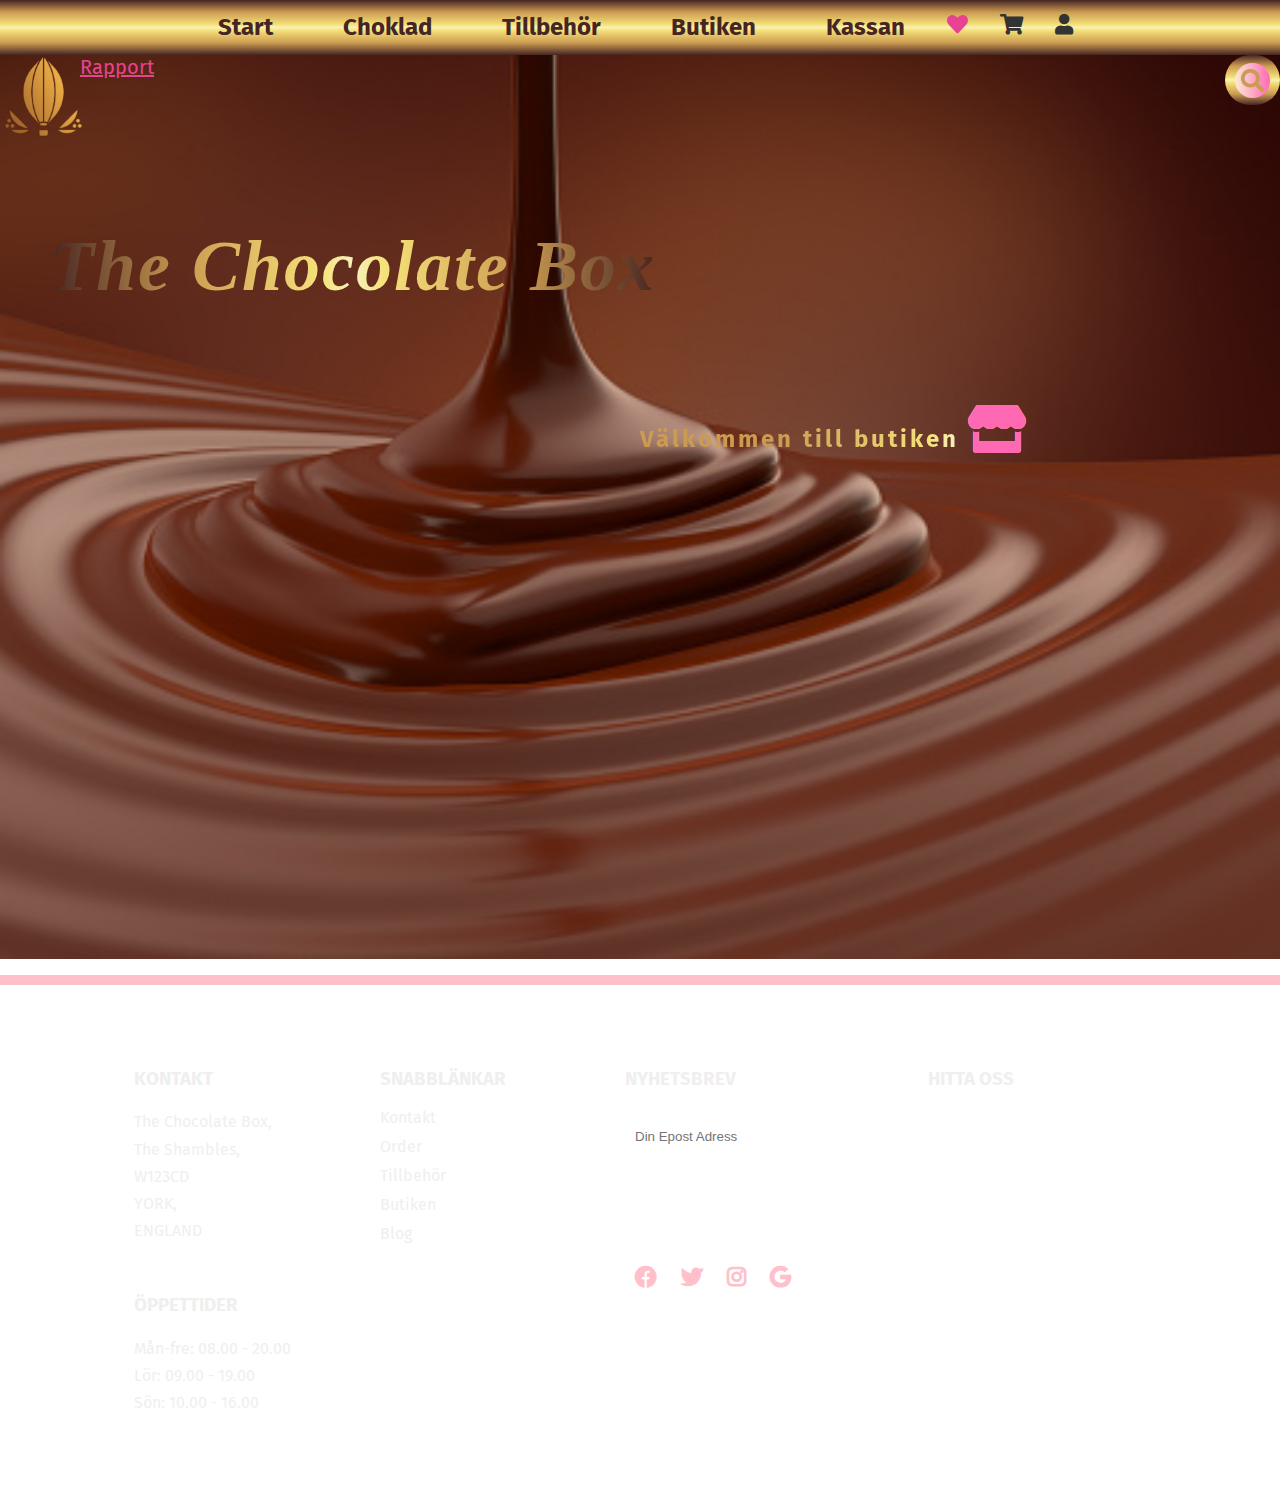
<file: index.html>
<!DOCTYPE html>
<html lang="sv">

<head>
    <meta charset="UTF-8">
    <meta name="viewport" content="width=device-width, initial-scale=1.0">
    <title>The Cocolate Box</title>
    <link rel="stylesheet" href="https://cdnjs.cloudflare.com/ajax/libs/font-awesome/5.15.3/css/all.min.css">
    <link href="https://fonts.googleapis.com/css2?family=Fira+Sans:wght@400&display=swap" rel="stylesheet">
    <link rel="stylesheet" type="text/css" href="style.css">

</head>

<body>
    <header id="header">
        <img id="logo" src="/imgTest/cocoBeanTr.png" alt="Coco Bean logo">

        <div id="Rubrik">
            <span>The Chocolate Box</span>
        </div>
        <div class="search-box">
            <input class="search-txt" type="text" placeholder="Sök här">
            <a class="search-btn" href="https://www.google.com/search">
                <i class="fas fa-search"></i>
            </a>
            
        </div>
        <a id ="rapport" href="rapport.html">Rapport</a>
        <!--Eftersom wbbsidan måste vara publicerad för att använda Googles index search så länkar
            jag till sidan så att det ändå går att söka-->
    </header>

    <nav class="navbar">
        <ul>
            <li><a href="index.html">Start</a></li>
            <li><a href="chocolates.html">Choklad</a>
                <ul class="dropdown">
                    <li><a href="bonbons.html">Praliner</a></li>
                </ul>
            </li>
            <li><a href="other.html">Tillbehör</a>
                <ul class="dropdown">
                    <li><a href="other.html#startBrun">Baschoklad</a></li>
                    <li><a href="other.html#melting">Utrustning</a></li>
                    <li><a href="other.html#clips">YT-clips</a></li>
                </ul>
            </li>
            <li><a href="aboutShop.html" class="dropbtn">Butiken</a>
                <ul class="dropdown">
                    <li><a href="contact.html">Kontakt</a></li>
                </ul>
            </li>
            <li><a href="order.html">Kassan</a>
                <ul class="dropdown">
                    <li><a href="terms.html">Villkor</a></li>
                </ul>
            </li>
        </ul>

        <div class="icons">
            <a href="#" class="fas fa-heart"></a>
            <a href="order.html" class="fas fa-shopping-cart"></a>
            <a href="contact.html" class="fas fa-user"></a>
        </div>
    </nav>

    <main id="main">
    </main>

    <aside id="aside">
        <div id="rubrik2">
            <h2>Välkommen till butiken
                <a href="chocolates.html" class="fa-2x fas fa-store"></a>
            </h2>
        </div>

    </aside>


    <footer id="footer">

        <div class="container-footer">
            <div class="col-3">
                <h3>KONTAKT</h3>
                <ul class="adr">
                    <li>
                        <span>The Chocolate Box,<br>
                            The Shambles, <br>
                            W123CD<br>
                            YORK,<br>
                            ENGLAND
                        </span>
                    </li>
                </ul>

                <h3 id="time">ÖPPETTIDER</h3>
                <ul id="open">
                    <li>Mån-fre: 08.00 - 20.00</li>
                    <li>Lör: 09.00 - 19.00</li>
                    <li>Sön: 10.00 - 16.00</li>
                </ul>
            </div>
        </div>


        <div class="container-footer">
            <div class="col-1">
                <h3>SNABBLÄNKAR</h3>
                <a href="contact.html">Kontakt</a>
                <a href="#">Order</a>
                <a href="#">Tillbehör</a>
                <a href="#">Butiken</a>
                <a href="#">Blog</a>
            </div>
        </div>

        <div class="container-footer">
            <div class="col-2">
                <h3>NYHETSBREV</h3>
                <form class="footer-mail">
                    <input type="email" placeholder="Din Epost Adress" required><br>
                    <button class="foot-btn" type="submit">Prenumerera Nu</button>
                </form>

                <div class="social-icons-footer">
                    <i class="fab fa-facebook"></i>
                    <i class="fab fa-twitter"></i>
                    <i class="fab fa-instagram"></i>
                    <i class="fab fa-google"></i>
                </div>
            </div>
        </div>



        <div class="container-footer">
            <div class="col-4">
                <h3>HITTA OSS</h3>
                <div class="map1">
                    <iframe src="https://www.google.com/maps/embed?pb=!4v1667594417583!6m8!1m7!1souaop5NrAioAPcZd9mfuRw!2m2!1d53.95965010526269!2d-1.080209805556622!3f141.69181824272496!4f-1.664995586398419!5f0.7820865974627469" width="600" height="450" style="border:0;" allowfullscreen="" loading="lazy" referrerpolicy="no-referrer-when-downgrade"></iframe>
                </div>
                <div class="map2">
                    <iframe src="https://www.google.com/maps/embed?pb=!1m18!1m12!1m3!1d2347.4289955464387!2d-1.0822477841559415!3d53.95964928011217!2m3!1f0!2f0!3f0!3m2!1i1024!2i768!4f13.1!3m3!1m2!1s0x487931af5b058303%3A0xef331bbaef590b36!2s7%20Shambles%2C%20York%20YO1%207LZ%2C%20Storbritannien!5e0!3m2!1ssv!2sse!4v1667593359056!5m2!1ssv!2sse" width="600" height="450" style="border:0;" allowfullscreen="" loading="lazy" referrerpolicy="no-referrer-when-downgrade"></iframe>
                </div>
            </div>
        </div>
    </footer>

</body>

</html>
</file>
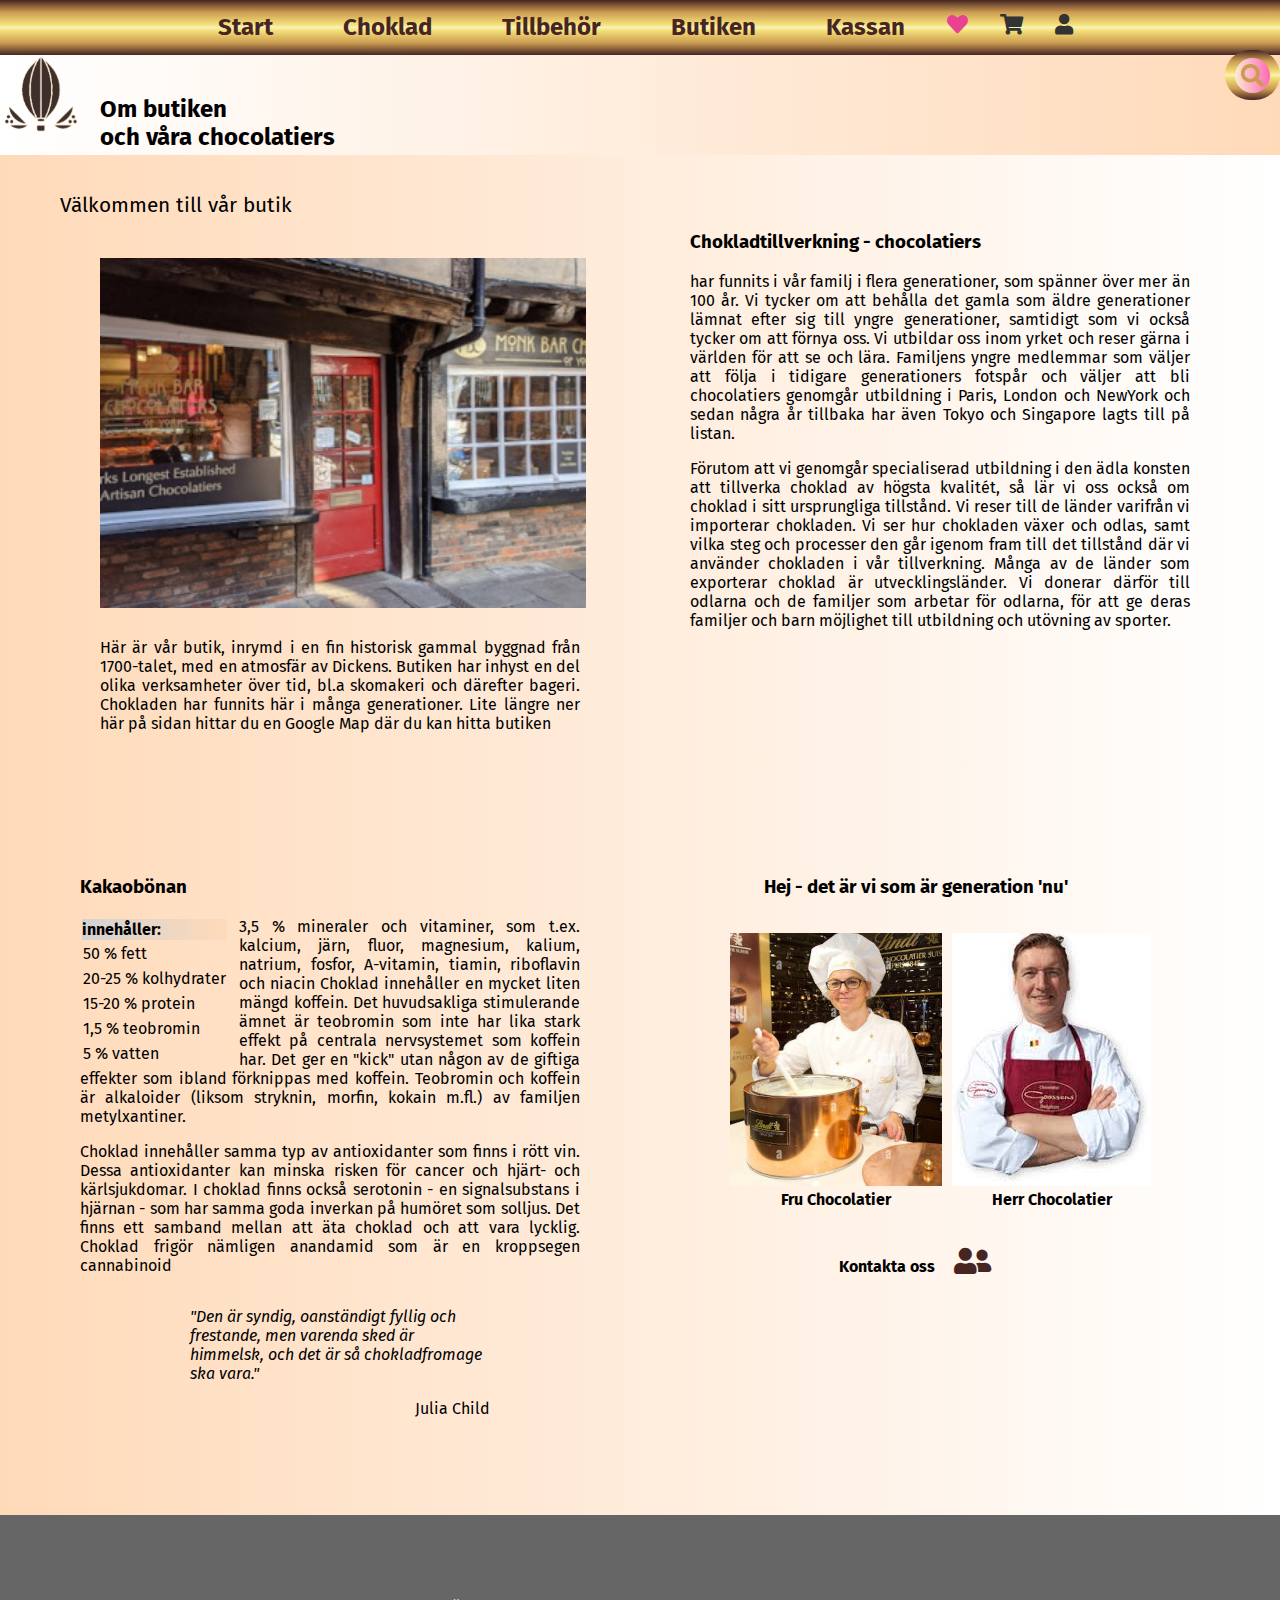
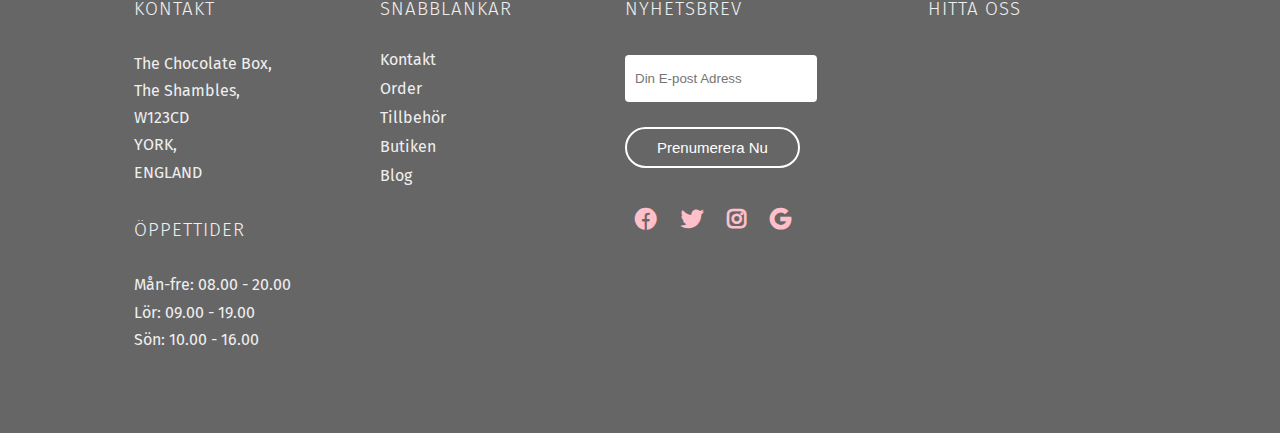
<file: aboutShop.html>
<!DOCTYPE html>
<html lang="sv">

<head>
    <meta charset="UTF-8">
    <meta name="viewport" content="width=device-width, initial-scale=1.0">
    <title>Om oss</title>
    <link rel="stylesheet" href="aboutShop.css">
    <link rel="stylesheet" href="https://cdnjs.cloudflare.com/ajax/libs/font-awesome/5.15.3/css/all.min.css">
    <link href="https://fonts.googleapis.com/css2?family=Fira+Sans:wght@400&display=swap" rel="stylesheet">
</head>

<body>

    <!--  navigation bar section starts here -->
    <nav class="navbar">
        <ul>
            <li><a href="index.html">Start</a></li>
            <li><a href="chocolates.html">Choklad</a>
                <ul class="dropdown">
                    <li><a href="bonbons.html">Praliner</a></li>
                </ul>
            </li>
            <li><a href="other.html#startBrun">Tillbehör</a>
                <ul class="dropdown">
                    <li><a href="other.html#melting">Baschoklad</a></li>
                    <li><a href="other.html#clips">Utrustning</a></li>
                    <li><a href="other.html#clips">YT-clips</a></li>
                </ul>
            </li>
            <li><a href="aboutShop.html">Butiken</a>
                <ul class="dropdown">
                    <li><a href="contact.html">Kontakt</a></li>
                </ul>
            </li>
            <li><a href="order.html">Kassan</a>
                <ul class="dropdown">
                    <li><a href="terms.html">Villkor</a></li>
                </ul>
            </li>
        </ul>

        <div class="icons">
            <a href="#" class="fas fa-heart"></a>
            <a href="order.html" class="fas fa-shopping-cart"></a>
            <a href="contact.html" class="fas fa-user"></a>
        </div>
    </nav>

    <!--  navigation bar section  ends  here  -->

    <header class="header" id="header">
        <img id="logo3" src="/imgTest/cocoBeanBr.png" alt="Coco Bean logo">
        <div id="headText">
            <h2>Om butiken<br> och våra chocolatiers</h2><br>
        </div>
        <div class="search-box">
            <input class="search-txt" type="text" placeholder="Sök här">
            <a class="search-btn" href="https://www.google.com/search">
                <i class="fas fa-search"></i>
            </a>
        </div>
    </header>

    <!--  header section ends here -->

    <main>

        <div class="container">
            <div id="shop">
                <span id="welcome">Välkommen till vår butik</span>
                <img id="shopExt" src="/images/ChocShop2.jpg" alt="chocolate shop">
                <div id="shopText">
                    <p>Här är vår butik, inrymd i en fin historisk gammal byggnad från 1700-talet, med en atmosfär av Dickens. Butiken har inhyst en del olika verksamheter över tid, bl.a skomakeri och därefter bageri. Chokladen har funnits här i många generationer. Lite längre ner här på sidan hittar du en Google Map där du kan hitta butiken</p>
                </div>

            </div>
        </div>

        <div class="container">
            <div class="info">
                <div id="chocText">

                    <h3>Chokladtillverkning - chocolatiers</h3>
                    <p>har funnits i vår familj i flera generationer, som spänner över mer än 100 år. Vi tycker om att behålla det gamla som äldre generationer lämnat efter sig till yngre generationer, samtidigt som vi också tycker om att förnya oss. Vi utbildar oss inom yrket och reser gärna i världen för att se och lära. Familjens yngre medlemmar som väljer att följa i tidigare generationers fotspår och väljer att bli chocolatiers genomgår utbildning i Paris, London och NewYork och sedan några år tillbaka har även Tokyo och Singapore lagts till på listan.
                    </p>
                    <p>
                        Förutom att vi genomgår specialiserad utbildning i den ädla konsten att tillverka choklad av högsta kvalitét, så lär vi oss också om choklad i sitt ursprungliga tillstånd. Vi reser till de länder varifrån vi importerar chokladen. Vi ser hur chokladen växer och odlas, samt vilka steg och processer den går igenom fram till det tillstånd där vi använder chokladen i vår tillverkning. Många av de länder som exporterar choklad är utvecklingsländer. Vi donerar därför till odlarna och de familjer som arbetar för odlarna, för att ge deras familjer och barn möjlighet till utbildning och utövning av sporter.
                    </p>
                </div>
            </div>
        </div>

        <div class="container">
            <div class="info">
                <div id="omChoc">
                    <h3>Kakaobönan</h3>
                    <table>
                        <tr>
                            <th>innehåller:</th>
                        </tr>

                        <tr>
                            <td>50 % fett</td>
                        </tr>
                        <tr>
                            <td>20-25 % kolhydrater</td>
                        </tr>
                        <tr>
                            <td>15-20 % protein</td>
                        </tr>
                        <tr>
                            <td>1,5 % teobromin</td>
                        </tr>
                        <tr>
                            <td>5 % vatten</td>
                        </tr>
                    </table>
                    <p>
                        3,5 % mineraler och vitaminer, som t.ex. kalcium, järn, fluor, magnesium, kalium, natrium, fosfor, A-vitamin, tiamin, riboflavin och niacin
                        Choklad innehåller en mycket liten mängd koffein. Det huvudsakliga stimulerande ämnet är teobromin som inte har lika stark effekt på centrala nervsystemet som koffein har. Det ger en "kick" utan någon av de giftiga effekter som ibland förknippas med koffein. Teobromin och koffein är alkaloider (liksom stryknin, morfin, kokain m.fl.) av familjen metylxantiner.</p>
                    <p>Choklad innehåller samma typ av antioxidanter som finns i rött vin. Dessa antioxidanter kan minska risken för cancer och hjärt- och kärlsjukdomar. I choklad finns också serotonin - en signalsubstans i hjärnan - som har samma goda inverkan på humöret som solljus. Det finns ett samband mellan att äta choklad och att vara lycklig. Choklad frigör nämligen anandamid som är en kroppsegen cannabinoid</p>
                </div>
                <div id="julia">
                    <p><cite>"Den är syndig, oanständigt fyllig och frestande, men varenda sked är himmelsk, och det är så chokladfromage ska vara."</cite></p>
                    <div id="JC">Julia Child</div>
                </div>
            </div>
        </div>

        <div class="container">
            <div class="info">

                <div id="us">
                    <h3>Hej - det är vi som är generation 'nu'</h3>
                    <div id="imgs">
                        <figure id="Mrs">
                            <img id="ladyChoc" src="/images/ladyChoc.jpg" alt="ladyChoc">
                            <figcaption id="mrsText">Fru Chocolatier</figcaption>
                        </figure>

                        <figure id="Mr">
                            <img id="mrChoc" src="/images/mrChoc.jpg" alt="mrChoc">
                            <figcaption id="mrText">Herr Chocolatier</figcaption>
                        </figure>

                    </div>
                    <div class="contact-us">
                        <h4>Kontakta oss
                            <a href="contact.html"><i class="fas fa-user-friends"></i></a>
                        </h4>
                    </div>

                </div>
            </div>
        </div>
    </main>

    <footer class="footer">

        <div class="container-footer">
            <div class="col-3">
                <h3>KONTAKT</h3>
                <ul class="adr">
                    <li>
                        <span>The Chocolate Box,<br>
                            The Shambles, <br>
                            W123CD<br>
                            YORK,<br>
                            ENGLAND
                        </span>
                    </li>
                </ul>

                <h3 id="time">ÖPPETTIDER</h3>
                <ul id="open">
                    <li>Mån-fre: 08.00 - 20.00</li>
                    <li>Lör: 09.00 - 19.00</li>
                    <li>Sön: 10.00 - 16.00</li>
                </ul>
            </div>
        </div>


        <div class="container-footer">
            <div class="col-1">
                <h3>SNABBLÄNKAR</h3>
                <a href="contact.html">Kontakt</a>
                <a href="order.html">Order</a>
                <a href="other.html">Tillbehör</a>
                <a href="aboutShop.html">Butiken</a>
                <a href="#">Blog</a>
            </div>
        </div>

        <div class="container-footer">
            <div class="col-2">
                <h3>NYHETSBREV</h3>
                <form class="footer-mail">
                    <input id="epost" type="email" placeholder="Din E-post Adress" required><br>
                    <button class="foot-btn" type="submit">Prenumerera Nu</button>
                </form>

                <div class="social-icons-footer">
                    <i class="fab fa-facebook"></i>
                    <i class="fab fa-twitter"></i>
                    <i class="fab fa-instagram"></i>
                    <i class="fab fa-google"></i>
                </div>
            </div>
        </div>



        <div class="container-footer">
            <div class="col-4">
                <h3>HITTA OSS</h3>
                <div class="map1">
                    <iframe src="https://www.google.com/maps/embed?pb=!4v1667594417583!6m8!1m7!1souaop5NrAioAPcZd9mfuRw!2m2!1d53.95965010526269!2d-1.080209805556622!3f141.69181824272496!4f-1.664995586398419!5f0.7820865974627469" width="600" height="450" style="border:0;" allowfullscreen="" loading="lazy" referrerpolicy="no-referrer-when-downgrade"></iframe>
                </div>
                <div class="map2">
                    <iframe src="https://www.google.com/maps/embed?pb=!1m18!1m12!1m3!1d2347.4289955464387!2d-1.0822477841559415!3d53.95964928011217!2m3!1f0!2f0!3f0!3m2!1i1024!2i768!4f13.1!3m3!1m2!1s0x487931af5b058303%3A0xef331bbaef590b36!2s7%20Shambles%2C%20York%20YO1%207LZ%2C%20Storbritannien!5e0!3m2!1ssv!2sse!4v1667593359056!5m2!1ssv!2sse" width="600" height="450" style="border:0;" allowfullscreen="" loading="lazy" referrerpolicy="no-referrer-when-downgrade"></iframe>
                </div>
            </div>
        </div>
    </footer>

</body>

</html>
</file>
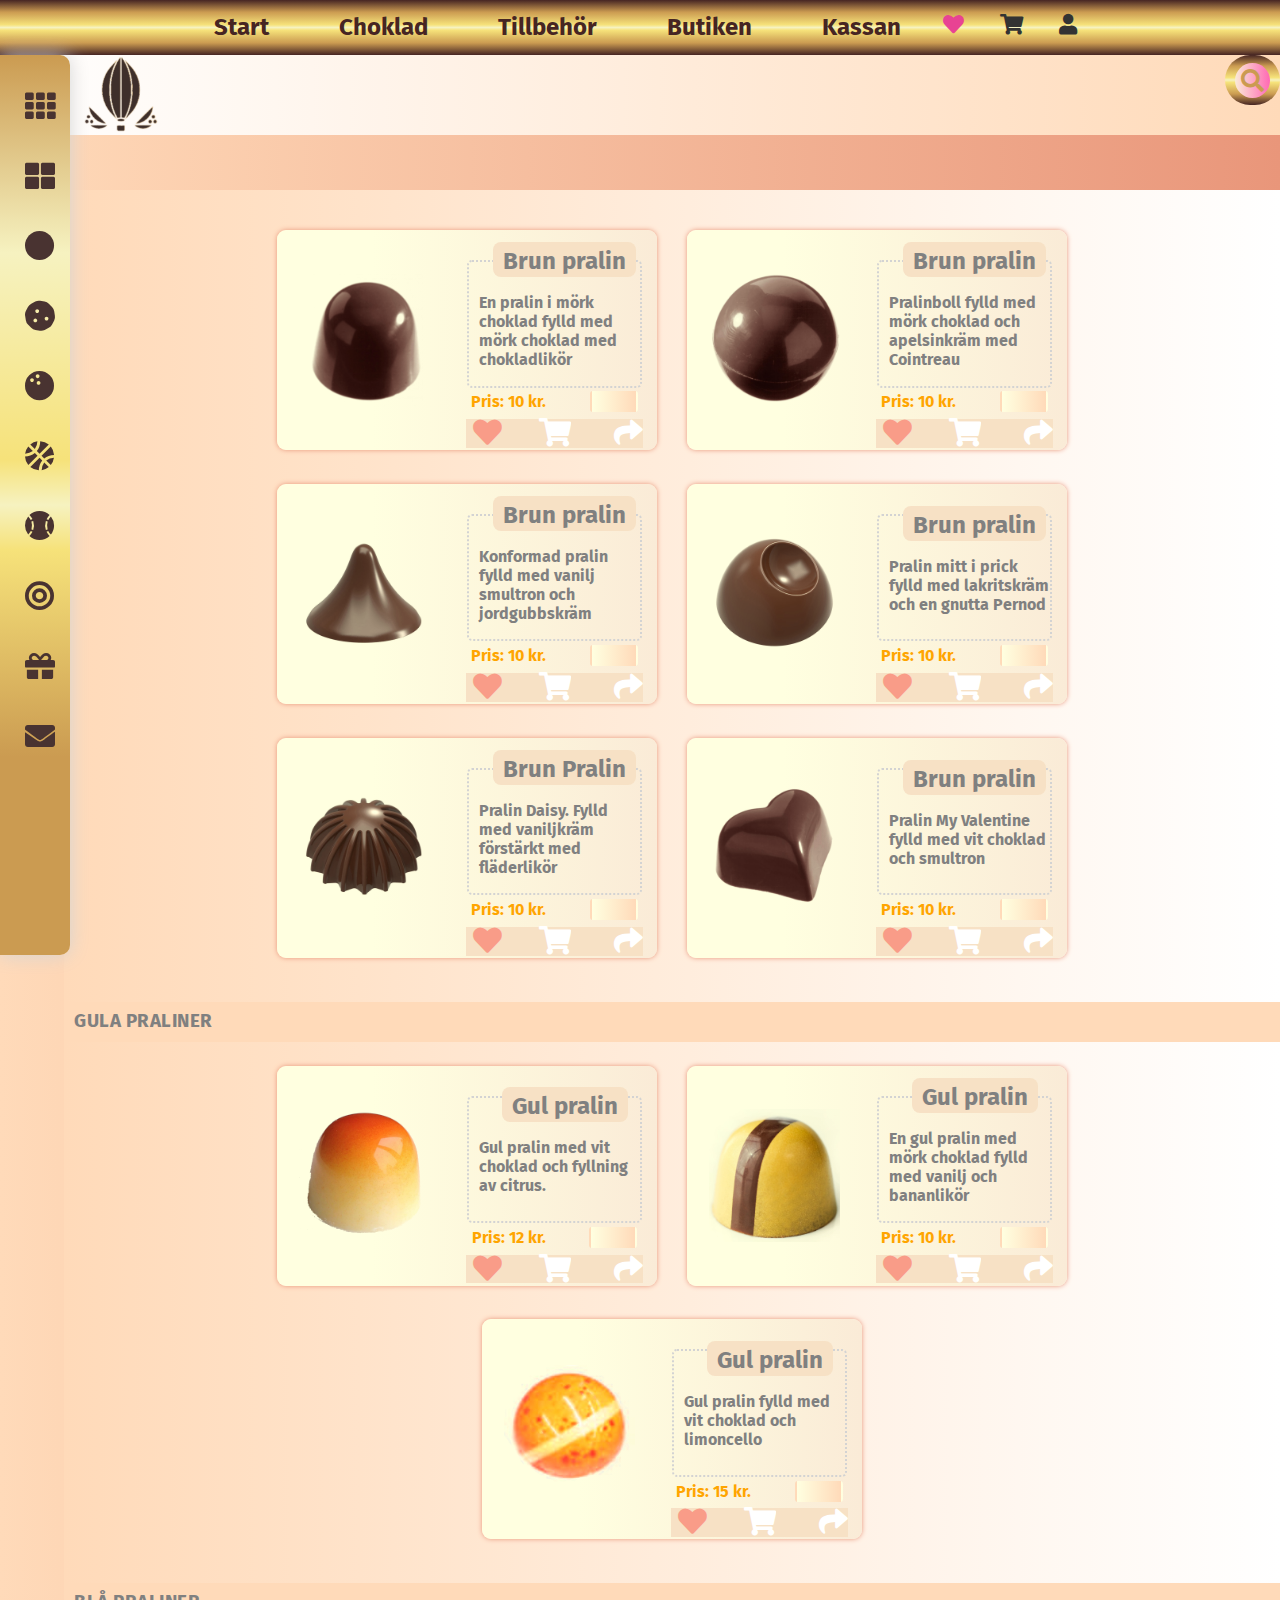
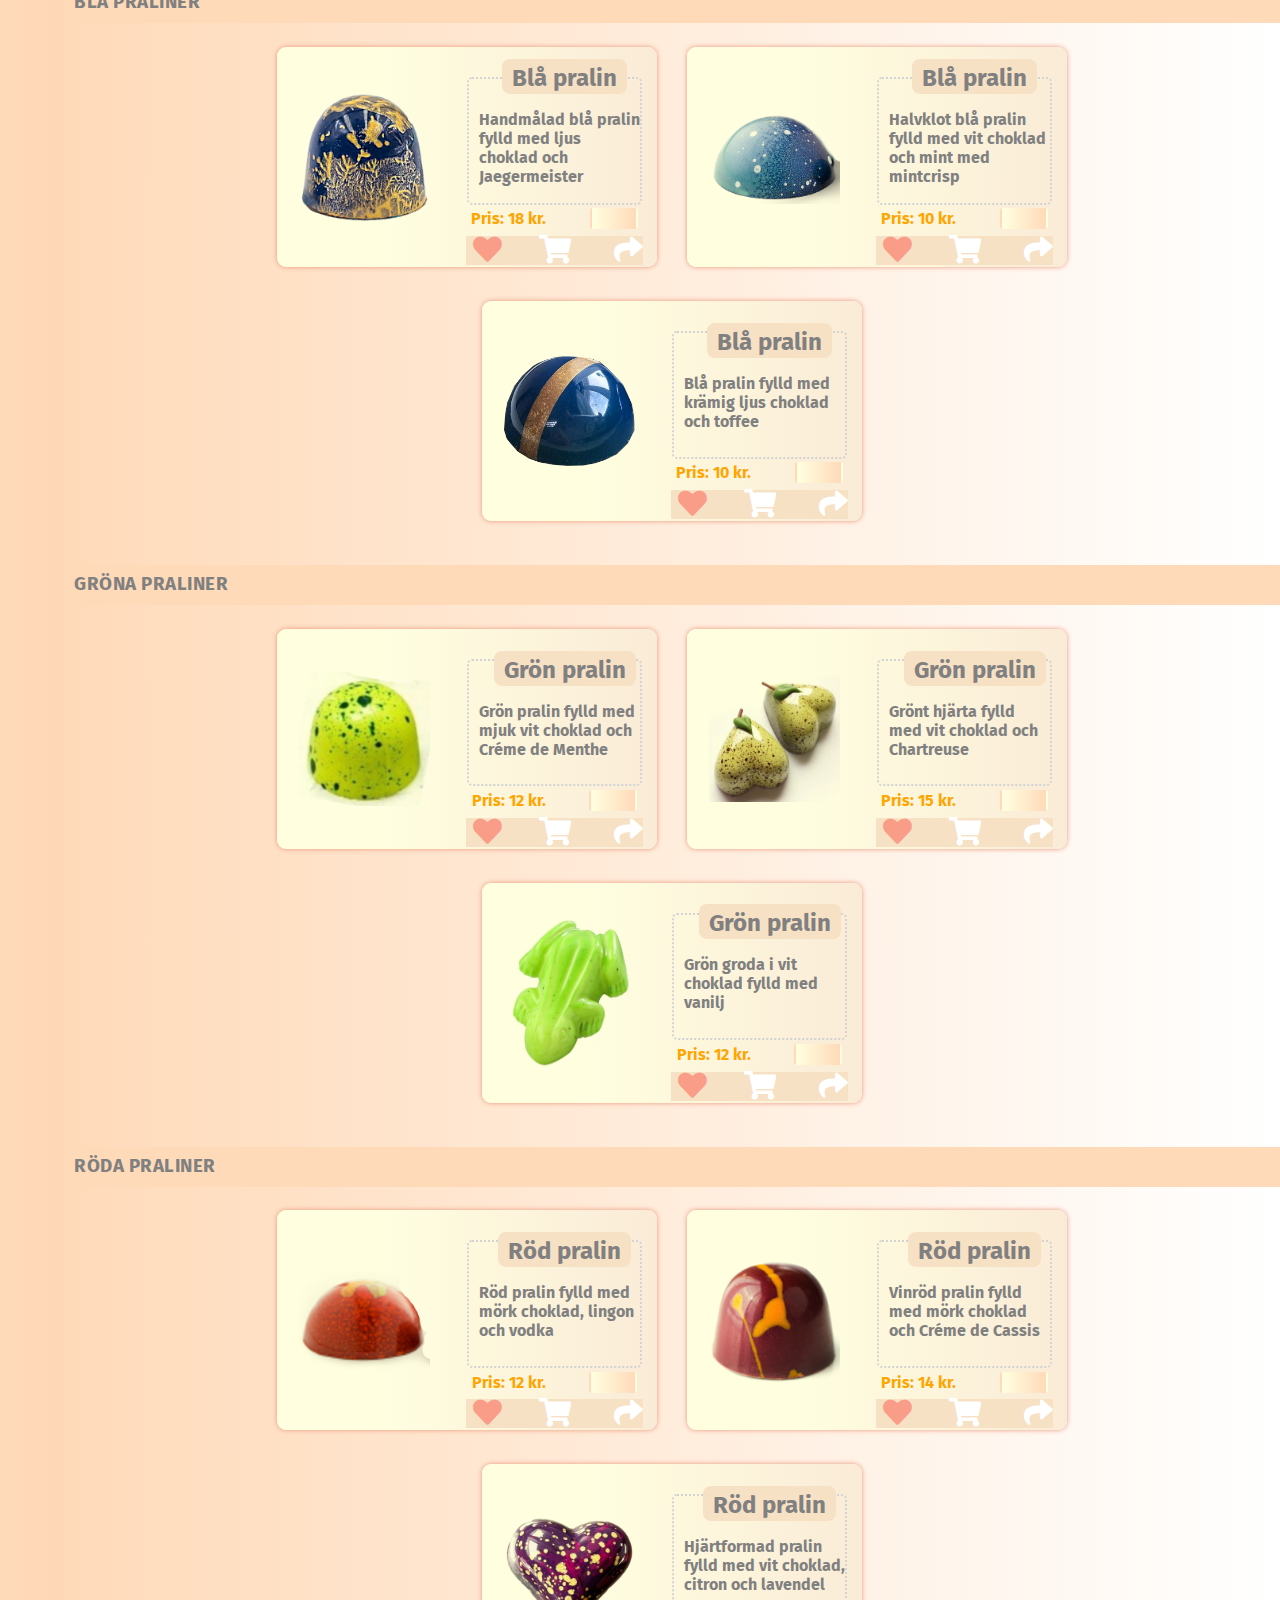
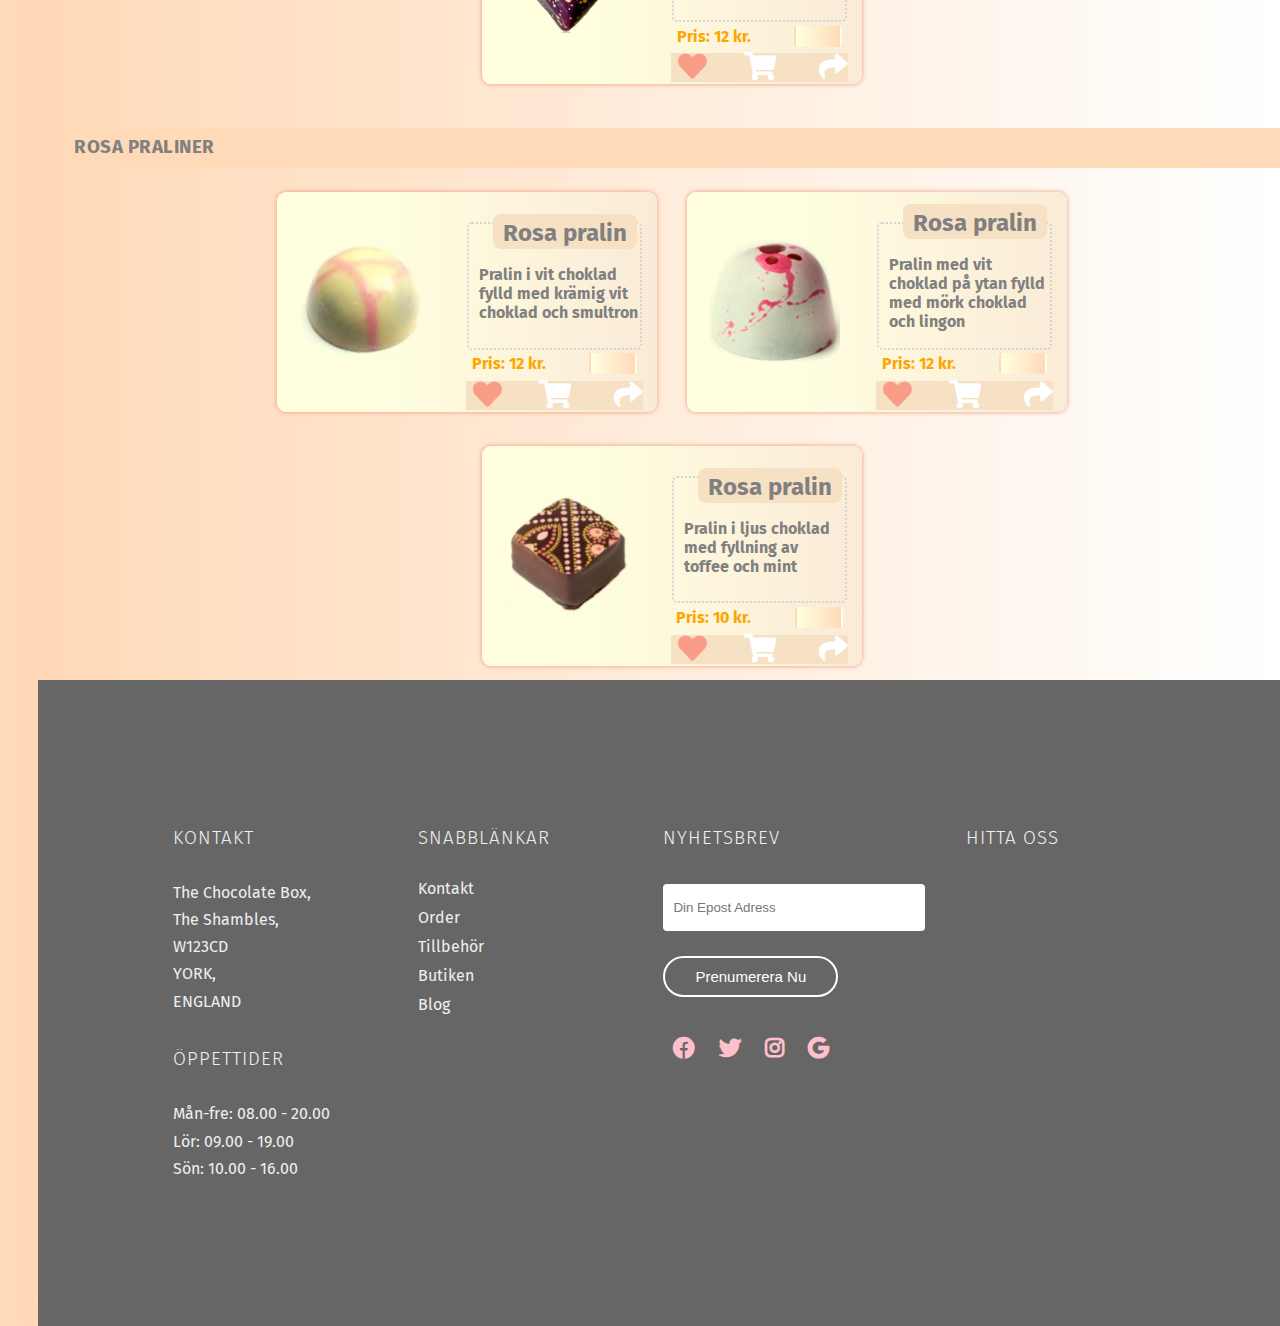
<file: bonbons.html>
<!DOCTYPE html>
<html lang="sv">

<head>
    <meta charset="UTF-8">
    <meta name="viewport" content="width=device-width, initial-scale=1.0">
    <title>Praliner</title>
    <link rel="stylesheet" href="bonbons.css">
    <link rel="stylesheet" href="https://cdnjs.cloudflare.com/ajax/libs/font-awesome/5.15.3/css/all.min.css">
    <link href="https://fonts.googleapis.com/css2?family=Fira+Sans:wght@400&display=swap" rel="stylesheet">
</head>

<body>

    <nav class="navbar">
        <ul>
            <li><a href="index.html">Start</a></li>
            <li><a href="chocolates.html">Choklad</a>
                <ul class="dropdown">
                    <li><a href="bonbons.html">Praliner</a></li>
                </ul>
            </li>
            <li><a href="other.html">Tillbehör</a>
                <ul class="dropdown">
                    <li><a href="other.html#startBrun">Baschoklad</a></li>
                    <li><a href="other.html#melting">Utrustning</a></li>
                    <li><a href="other.html#clips">YT-clips</a></li>
                </ul>
            </li>
            <li><a href="aboutShop.html">Butiken</a>
                <ul class="dropdown">
                    <li><a href="contact.html">Kontakt</a></li>
                </ul>
            </li>
            <li><a href="order.html">Kassan</a>
                <ul class="dropdown">
                    <li><a href="terms.html">Villkor</a></li>
                </ul>
            </li>
        </ul>

        <div class="icons">
            <span>
                <a href="#" class="fas fa-heart"></a>
                <a href="order.html" class="fas fa-shopping-cart"></a>
                <a href="contact.html" class="fas fa-user"></a>
            </span>
        </div>
    </nav>


    <header class="header">
        <div>
            <img id="logo3" src="/imgTest/cocoBeanBr.png" alt="Coco Bean logo">
        </div>
        <div class="search-box">
            <input class="search-txt" type="text" placeholder="Sök här">
            <a class="search-btn" href="https://www.google.com/search">
                <i class="fas fa-search"></i>
            </a>
        </div>
        <!--Eftersom man måste publicera webbsidan för att använda Googles index search så länkar
            jag till Google search så att det ändå går att söka-->

    </header>

    <main>
        <div class="container">
            <div class="card">
                <img src="/imgTest/brun1.png" alt="Brun Pralin" class="brun1">
            </div>

            <div class="containRight">
                <div class="info">
                    <div class="heading">
                        <h2>Brun pralin</h2>
                    </div>
                    <div class="text">
                        <p> En pralin i mörk choklad fylld med mörk choklad med chokladlikör</p>
                    </div>
                </div>
                <div class="pris">
                    <p>Pris: 10 kr.</p>
                    <input type="number" class="qty" name="quantity" min="0">
                </div>
                <div class="icons">
                    <div class="heart">
                        <a href="#" class="fas fa-heart"></a>
                    </div>
                    <a href="#" class="fas fa-shopping-cart"></a>
                    <a href="#" class="fas fa-share"></a>
                </div>
            </div>
        </div>

        <div class="container">
            <div class="card">
                <img src="/imgTest/brun2.png" alt="Brun pralin" class="brun2">
            </div>

            <div class="containRight">
                <div class="info">
                    <div class="heading">
                        <h2>Brun pralin</h2>
                    </div>
                    <div class="text">
                        <p> Pralinboll fylld med mörk choklad och apelsinkräm med Cointreau</p>
                    </div>
                </div>
                <div class="pris">
                    <p>Pris: 10 kr.</p>
                    <input type="number" class="qty" name="quantity" min="0">
                </div>
                <div class="icons">
                    <div class="heart">
                        <a href="#" class="fas fa-heart"></a>
                    </div>
                    <a href="#" class="fas fa-shopping-cart"></a>
                    <a href="#" class="fas fa-share"></a>
                </div>
            </div>
        </div>

        <div class="container">
            <div class="card">
                <img src="/imgTest/brun3.png" alt="Brun pralin" class="brun3">
            </div>

            <div class="containRight">
                <div class="info">
                    <div class="heading">
                        <h2>Brun pralin</h2>
                    </div>
                    <div class="text">
                        <p>Konformad pralin fylld med vanilj smultron och jordgubbskräm </p>
                    </div>
                </div>
                <div class="pris">
                    <p>Pris: 10 kr.</p>
                    <input type="number" class="qty" name="quantity" min="0">
                </div>
                <div class="icons">
                    <div class="heart">
                        <a href="#" class="fas fa-heart"></a>
                    </div>
                    <a href="#" class="fas fa-shopping-cart"></a>
                    <a href="#" class="fas fa-share"></a>
                </div>
            </div>
        </div>


        <div class="container">
            <div class="card">
                <img src="/imgTest/brun4.png" alt="Brun pralin" class="brun4">
            </div>

            <div class="containRight">
                <div class="info">
                    <div class="heading">
                        <h2>Brun pralin</h2>
                    </div>
                    <div class="text">
                        <p>Pralin mitt i prick fylld med lakritskräm och en gnutta Pernod</p>
                    </div>
                </div>
                <div class="pris">
                    <p>Pris: 10 kr.</p>
                    <input type="number" class="qty" name="quantity" min="0">
                </div>
                <div class="icons">
                    <div class="heart">
                        <a href="#" class="fas fa-heart"></a>
                    </div>
                    <a href="#" class="fas fa-shopping-cart"></a>
                    <a href="#" class="fas fa-share"></a>
                </div>
            </div>
        </div>


        <div class="container">
            <div class="card">
                <img src="/imgTest/brun5.png" alt="Brun pralin" class="brun5">
            </div>

            <div class="containRight">
                <div class="info">
                    <div class="heading">
                        <h2>Brun Pralin</h2>
                    </div>
                    <div class="text">
                        <p>Pralin Daisy. Fylld med vaniljkräm förstärkt med fläderlikör </p>
                    </div>
                </div>
                <div class="pris">
                    <p>Pris: 10 kr.</p>
                    <input type="number" class="qty" name="quantity" min="0">
                </div>
                <div class="icons">
                    <div class="heart">
                        <a href="#" class="fas fa-heart"></a>
                    </div>
                    <a href="#" class="fas fa-shopping-cart"></a>
                    <a href="#" class="fas fa-share"></a>
                </div>
            </div>
        </div>

        <div class="container">
            <div class="card">
                <img src="/imgTest/brun6.png" alt="Brun pralin" class="brun6">
            </div>

            <div class="containRight">
                <div class="info">
                    <div class="heading">
                        <h2>Brun pralin</h2>
                    </div>
                    <div class="text">
                        <p>Pralin My Valentine fylld med vit choklad och smultron </p>
                    </div>
                </div>
                <div class="pris">
                    <p>Pris: 10 kr.</p>
                    <input type="number" class="qty" name="quantity" min="0">
                </div>
                <div class="icons">
                    <div class="heart">
                        <a href="#" class="fas fa-heart"></a>
                    </div>
                    <a href="#" class="fas fa-shopping-cart"></a>
                    <a href="#" class="fas fa-share"></a>
                </div>
            </div>
        </div>


        <div class="separator" id="gulaPraliner">
            <h3>GULA PRALINER</h3>
        </div>


        <div class="container">
            <div class="card">
                <img src="/imgTest/gul3.png" alt="Gul pralin" class="gul3">
            </div>

            <div class="containRight">
                <div class="info">
                    <div class="heading">
                        <h2>Gul pralin</h2>
                    </div>
                    <div class="text">
                        <p> Gul pralin med vit choklad och fyllning av citrus.</p>
                    </div>
                </div>
                <div class="pris">
                    <p>Pris: 12 kr.</p>
                    <input type="number" class="qty" name="quantity" min="0">
                </div>
                <div class="icons">
                    <div class="heart">
                        <a href="#" class="fas fa-heart"></a>
                    </div>
                    <a href="#" class="fas fa-shopping-cart"></a>
                    <a href="#" class="fas fa-share"></a>
                </div>
            </div>
        </div>


        <div class="container">
            <div class="card">
                <img src="/imgTest/gul7.png" alt="Gul pralin" class="gul7">
            </div>

            <div class="containRight">
                <div class="info">
                    <div class="heading">
                        <h2>Gul pralin</h2>
                    </div>
                    <div class="text">
                        <p> En gul pralin med mörk choklad fylld med vanilj och bananlikör</p>
                    </div>
                </div>
                <div class="pris">
                    <p>Pris: 10 kr.</p>
                    <input type="number" class="qty" name="quantity" min="0">
                </div>
                <div class="icons">
                    <div class="heart">
                        <a href="#" class="fas fa-heart"></a>
                    </div>
                    <a href="#" class="fas fa-shopping-cart"></a>
                    <a href="#" class="fas fa-share"></a>
                </div>
            </div>
        </div>


        <div class="container">
            <div class="card">
                <img src="/imgTest/gul6.png" alt="Gul pralin" class="gul6">
            </div>

            <div class="containRight">
                <div class="info">
                    <div class="heading">
                        <h2>Gul pralin</h2>
                    </div>
                    <div class="text">
                        <p> Gul pralin fylld med vit choklad och limoncello</p>
                    </div>
                </div>
                <div class="pris">
                    <p>Pris: 15 kr.</p>
                    <input type="number" class="qty" name="quantity" min="0">
                </div>
                <div class="icons">
                    <div class="heart">
                        <a href="#" class="fas fa-heart"></a>
                    </div>
                    <a href="#" class="fas fa-shopping-cart"></a>
                    <a href="#" class="fas fa-share"></a>
                </div>
            </div>
        </div>

        <div class="separator" id="bluePralin">
            <h3>
                BLÅ PRALINER
            </h3>
        </div>


        <div class="container">
            <div class="card">
                <img src="/imgTest/blue1.png" alt="Blå pralin" class="blue1">
            </div>

            <div class="containRight">
                <div class="info">
                    <div class="heading">
                        <h2>Blå pralin</h2>
                    </div>
                    <div class="text">
                        <p>Handmålad blå pralin fylld med ljus choklad och Jaegermeister</p>
                    </div>
                </div>
                <div class="pris">
                    <p>Pris: 18 kr.</p>
                    <input type="number" class="qty" name="quantity" min="0">
                </div>
                <div class="icons">
                    <div class="heart">
                        <a href="#" class="fas fa-heart"></a>
                    </div>
                    <a href="#" class="fas fa-shopping-cart"></a>
                    <a href="#" class="fas fa-share"></a>
                </div>
            </div>
        </div>


        <div class="container">
            <div class="card">
                <img src="/imgTest/blue2.png" alt="Blå pralin" class="blue2">
            </div>

            <div class="containRight">
                <div class="info">
                    <div class="heading">
                        <h2>Blå pralin</h2>
                    </div>
                    <div class="text">
                        <p>Halvklot blå pralin fylld med vit choklad och mint med mintcrisp</p>
                    </div>
                </div>
                <div class="pris">
                    <p>Pris: 10 kr.</p>
                    <input type="number" class="qty" name="quantity" min="0">
                </div>
                <div class="icons">
                    <div class="heart">
                        <a href="#" class="fas fa-heart"></a>
                    </div>
                    <a href="#" class="fas fa-shopping-cart"></a>
                    <a href="#" class="fas fa-share"></a>
                </div>
            </div>
        </div>


        <div class="container">
            <div class="card">
                <img src="/imgTest/blue3.png" alt="Blå pralin" class="blue3">
            </div>

            <div class="containRight">
                <div class="info">
                    <div class="heading">
                        <h2>Blå pralin</h2>
                    </div>
                    <div class="text">
                        <p>Blå pralin fylld med krämig ljus choklad och toffee</p>
                    </div>
                </div>
                <div class="pris">
                    <p>Pris: 10 kr.</p>
                    <input type="number" class="qty" name="quantity" min="0">
                </div>
                <div class="icons">
                    <div class="heart">
                        <a href="#" class="fas fa-heart"></a>
                    </div>
                    <a href="#" class="fas fa-shopping-cart"></a>
                    <a href="#" class="fas fa-share"></a>
                </div>
            </div>
        </div>


        <div class="separator" id="greenPralin">
            <h3>
                GRÖNA PRALINER
            </h3>
        </div>


        <div class="container">
            <div class="card">
                <img src="/imgTest/green3.png" alt="Grön pralin" class="green3">
            </div>

            <div class="containRight">
                <div class="info">
                    <div class="heading">
                        <h2>Grön pralin</h2>
                    </div>
                    <div class="text">
                        <p>Grön pralin fylld med mjuk vit choklad och Créme de Menthe</p>
                    </div>
                </div>
                <div class="pris">
                    <p>Pris: 12 kr.</p>
                    <input type="number" class="qty" name="quantity" min="0">
                </div>
                <div class="icons">
                    <div class="heart">
                        <a href="#" class="fas fa-heart"></a>
                    </div>
                    <a href="#" class="fas fa-shopping-cart"></a>
                    <a href="#" class="fas fa-share"></a>
                </div>
            </div>
        </div>

        <div class="container">
            <div class="card">
                <img src="/imgTest/green5.png" alt="Grön pralin" class="green5">
            </div>

            <div class="containRight">
                <div class="info">
                    <div class="heading">
                        <h2>Grön pralin</h2>
                    </div>
                    <div class="text">
                        <p>Grönt hjärta fylld med vit choklad och Chartreuse</p>
                    </div>
                </div>
                <div class="pris">
                    <p>Pris: 15 kr.</p>
                    <input type="number" class="qty" name="quantity" min="0">
                </div>
                <div class="icons">
                    <div class="heart">
                        <a href="#" class="fas fa-heart"></a>
                    </div>
                    <a href="#" class="fas fa-shopping-cart"></a>
                    <a href="#" class="fas fa-share"></a>
                </div>
            </div>
        </div>

        <div class="container">
            <div class="card">
                <img src="/imgTest/green4.png" alt="Grön groda i choklad" class="green4">
            </div>

            <div class="containRight">
                <div class="info">
                    <div class="heading">
                        <h2>Grön pralin</h2>
                    </div>
                    <div class="text">
                        <p>Grön groda i vit choklad fylld med vanilj</p>
                    </div>
                </div>
                <div class="pris">
                    <p>Pris: 12 kr.</p>
                    <input type="number" class="qty" name="quantity" min="0">
                </div>
                <div class="icons">
                    <div class="heart">
                        <a href="#" class="fas fa-heart"></a>
                    </div>
                    <a href="#" class="fas fa-shopping-cart"></a>
                    <a href="#" class="fas fa-share"></a>
                </div>
            </div>
        </div>

        <div class="separator" id="redPralin">
            <h3>
                RÖDA PRALINER
            </h3>
        </div>


        <div class="container">
            <div class="card">
                <img src="/imgTest/red3.png" alt="Röd pralin" class="red3">
            </div>

            <div class="containRight">
                <div class="info">
                    <div class="heading">
                        <h2>Röd pralin</h2>
                    </div>
                    <div class="text">
                        <p>Röd pralin fylld med mörk choklad, lingon och vodka</p>
                    </div>
                </div>
                <div class="pris">
                    <p>Pris: 12 kr.</p>
                    <input type="number" class="qty" name="quantity" min="0">
                </div>
                <div class="icons">
                    <div class="heart">
                        <a href="#" class="fas fa-heart"></a>
                    </div>
                    <a href="#" class="fas fa-shopping-cart"></a>
                    <a href="#" class="fas fa-share"></a>
                </div>
            </div>
        </div>


        <div class="container">
            <div class="card">
                <img src="/imgTest/red5.png" alt="vinröd pralin" class="red5">
            </div>

            <div class="containRight">
                <div class="info">
                    <div class="heading">
                        <h2>Röd pralin</h2>
                    </div>
                    <div class="text">
                        <p>Vinröd pralin fylld med mörk choklad och Créme de Cassis</p>
                    </div>
                </div>
                <div class="pris">
                    <p>Pris: 14 kr.</p>
                    <input type="number" class="qty" name="quantity" min="0">
                </div>
                <div class="icons">
                    <div class="heart">
                        <a href="#" class="fas fa-heart"></a>
                    </div>
                    <a href="#" class="fas fa-shopping-cart"></a>
                    <a href="#" class="fas fa-share"></a>
                </div>
            </div>
        </div>

        <div class="container">
            <div class="card">
                <img src="/imgTest/red6.png" alt="Röd pralin hjärta" class="red6">
            </div>

            <div class="containRight">
                <div class="info">
                    <div class="heading">
                        <h2>Röd pralin</h2>
                    </div>
                    <div class="text">
                        <p>Hjärtformad pralin fylld med vit choklad, citron och lavendel</p>
                    </div>
                </div>
                <div class="pris">
                    <p>Pris: 12 kr.</p>
                    <input type="number" class="qty" name="quantity" min="0">
                </div>
                <div class="icons">
                    <div class="heart">
                        <a href="#" class="fas fa-heart"></a>
                    </div>
                    <a href="#" class="fas fa-shopping-cart"></a>
                    <a href="#" class="fas fa-share"></a>
                </div>
            </div>
        </div>


        <div class="separator" id="pinkPralin">
            <h3>
                ROSA PRALINER
            </h3>
        </div>


        <div class="container">
            <div class="card">
                <img src="/imgTest/rosa1.png" alt="Rosa pralin" class="rosa1">
            </div>

            <div class="containRight">
                <div class="info">
                    <div class="heading">
                        <h2>Rosa pralin</h2>
                    </div>
                    <div class="text">
                        <p>Pralin i vit choklad fylld med krämig vit choklad och smultron</p>
                    </div>
                </div>
                <div class="pris">
                    <p>Pris: 12 kr.</p>
                    <input type="number" class="qty" name="quantity" min="0">
                </div>
                <div class="icons">
                    <div class="heart">
                        <a href="#" class="fas fa-heart"></a>
                    </div>
                    <a href="#" class="fas fa-shopping-cart"></a>
                    <a href="#" class="fas fa-share"></a>
                </div>
            </div>
        </div>


        <div class="container">
            <div class="card">
                <img src="/imgTest/rosa2.png" alt="Rosa pralin" class="rosa2">
            </div>

            <div class="containRight">
                <div class="info">
                    <div class="heading">
                        <h2>Rosa pralin</h2>
                    </div>
                    <div class="text">
                        <p>Pralin med vit choklad på ytan fylld med mörk choklad och lingon</p>
                    </div>
                </div>
                <div class="pris">
                    <p>Pris: 12 kr.</p>
                    <input type="number" class="qty" name="quantity" min="0">
                </div>
                <div class="icons">
                    <div class="heart">
                        <a href="#" class="fas fa-heart"></a>
                    </div>
                    <a href="#" class="fas fa-shopping-cart"></a>
                    <a href="#" class="fas fa-share"></a>
                </div>
            </div>
        </div>


        <div class="container">
            <div class="card">
                <img src="/imgTest/rosa3.png" alt="Rosa pralin" class="rosa3">
            </div>

            <div class="containRight">
                <div class="info">
                    <div class="heading">
                        <h2>Rosa pralin</h2>
                    </div>
                    <div class="text">
                        <p>Pralin i ljus choklad med fyllning av toffee och mint</p>
                    </div>
                </div>
                <div class="pris">
                    <p>Pris: 10 kr.</p>
                    <input type="number" class="qty" name="quantity" min="0">
                </div>
                <div class="icons">
                    <div class="heart">
                        <a href="#" class="fas fa-heart"></a>
                    </div>
                    <a href="#" class="fas fa-shopping-cart"></a>
                    <a href="#" class="fas fa-share"></a>
                </div>
            </div>
        </div>

    </main>

    <!--<sidepanel>-->
    <div class="sidemenu">
        <ul>
            <li class="menu-item"><i class="fa fa-th" aria-hidden="true"></i><a href="chocolates.html">Chokladaskar</a></li>
            <li class="menu-item"><i class="fa fa-th-large" aria-hidden="true"></i><a href="bonbons.html">Praliner</a></li>
            <li class="menu-item"><i class="fa fa-circle"></i><a href="bonbons.html"> Bruna praliner</a></li>
            <li class="menu-item"><i class="fa fa-cookie" id="cookie"></i><a href="#gulaPraliner">Gula praliner</a></li>
            <li class="menu-item"><i class="fa fa-bowling-ball"></i><a href="#bluePralin">Blå praliner</a></li>
            <li class="menu-item"><i class="fa fa-basketball-ball"></i><a href="#greenPralin">Gröna praliner</a></li>
            <li class="menu-item"><i class="fa fa-baseball-ball"></i><a href="#redPralin">Röda praliner</a></li>
            <li class="menu-item"><i class="fa fa-bullseye"></i><a href="#pinkPralin"> Rosa praliner</a></li>
            <li class="menu-item"><i class="fa fa-gift"></i><a href="other.html#vitKartong1">Presentkartonger</a></li>

            <li class="menu-item"><i class="fa fa-envelope"></i><a href="contact.html"> Kontakt</a></li>
        </ul>
    </div>
    <!--</sidepanel>-->


    <footer class="footer">
        <div class="container-footer">
            <div class="col-3">
                <h3>KONTAKT</h3>
                <ul class="adr">
                    <li>
                        <span>The Chocolate Box,<br>
                            The Shambles, <br>
                            W123CD<br>
                            YORK,<br>
                            ENGLAND
                        </span>
                    </li>
                </ul>

                <h3 id="time">ÖPPETTIDER</h3>
                <ul id="open">
                    <li>Mån-fre: 08.00 - 20.00</li>
                    <li>Lör: 09.00 - 19.00</li>
                    <li>Sön: 10.00 - 16.00</li>
                </ul>
            </div>
        </div>


        <div class="container-footer">
            <div class="col-1">
                <h3>SNABBLÄNKAR</h3>
                <a href="contact.html">Kontakt</a>
                <a href="order.html">Order</a>
                <a href="other.html">Tillbehör</a>
                <a href="aboutShop.html">Butiken</a>
                <a href="#">Blog</a>
            </div>
        </div>

        <div class="container-footer">
            <div class="col-2">
                <h3>NYHETSBREV</h3>
                <form class="footer-mail">
                    <input type="email" placeholder="Din Epost Adress" required><br>
                    <button class="foot-btn" type="submit">Prenumerera Nu</button>
                </form>

                <div class="social-icons-footer">
                    <i class="fab fa-facebook"></i>
                    <i class="fab fa-twitter"></i>
                    <i class="fab fa-instagram"></i>
                    <i class="fab fa-google"></i>
                </div>
            </div>
        </div>



        <div class="container-footer">
            <div class="col-4">
                <h3>HITTA OSS</h3>
                <div class="map1">
                    <iframe src="https://www.google.com/maps/embed?pb=!4v1667594417583!6m8!1m7!1souaop5NrAioAPcZd9mfuRw!2m2!1d53.95965010526269!2d-1.080209805556622!3f141.69181824272496!4f-1.664995586398419!5f0.7820865974627469" width="600" height="450" style="border:0;" allowfullscreen="" loading="lazy" referrerpolicy="no-referrer-when-downgrade"></iframe>
                </div>
                <div class="map2">
                    <iframe src="https://www.google.com/maps/embed?pb=!1m18!1m12!1m3!1d2347.4289955464387!2d-1.0822477841559415!3d53.95964928011217!2m3!1f0!2f0!3f0!3m2!1i1024!2i768!4f13.1!3m3!1m2!1s0x487931af5b058303%3A0xef331bbaef590b36!2s7%20Shambles%2C%20York%20YO1%207LZ%2C%20Storbritannien!5e0!3m2!1ssv!2sse!4v1667593359056!5m2!1ssv!2sse" width="600" height="450" style="border:0;" allowfullscreen="" loading="lazy" referrerpolicy="no-referrer-when-downgrade"></iframe>
                </div>
            </div>
        </div>
    </footer>
</body>

</html>
</file>
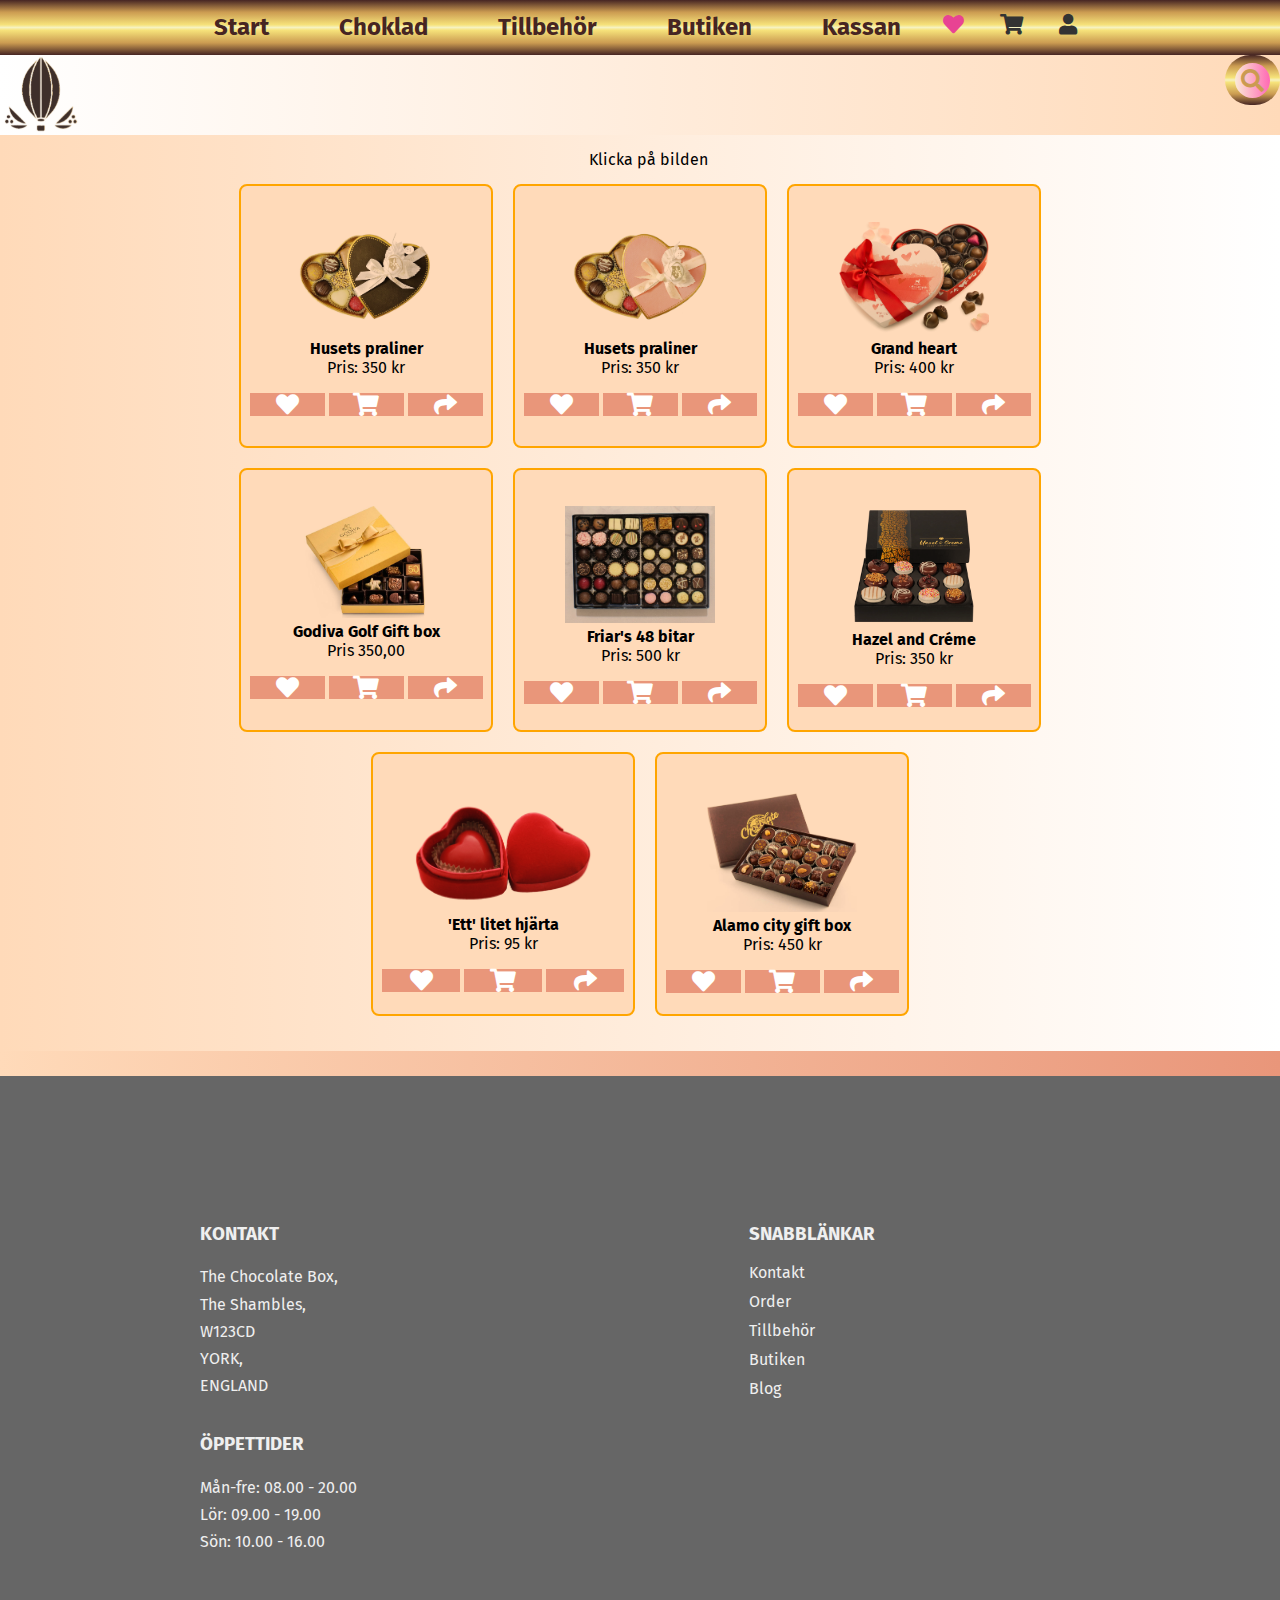
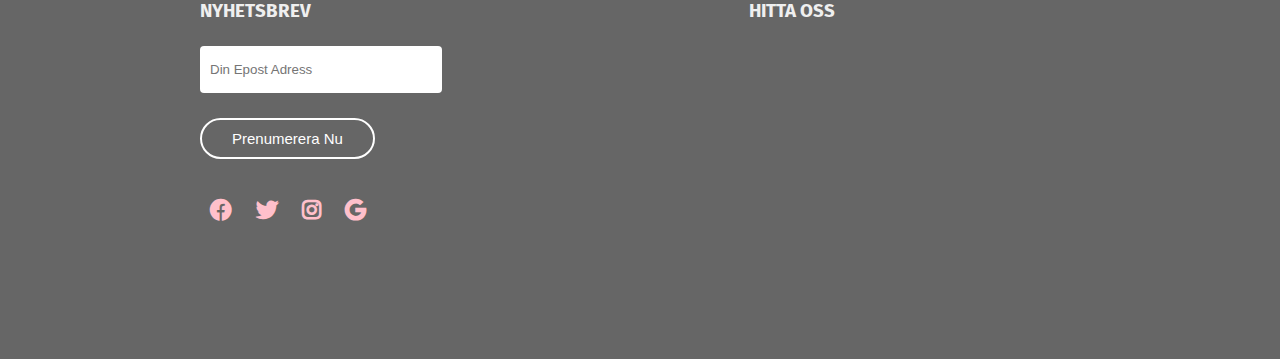
<file: chocolates.html>
<!DOCTYPE html>
<html lang="sv">

<head>
    <meta charset="UTF-8">
    <meta name="viewport" content="width=device-width, initial-scale = 1">
    <link rel="stylesheet" href="chocolates.css">
    <link rel="stylesheet" href="https://cdnjs.cloudflare.com/ajax/libs/font-awesome/5.15.3/css/all.min.css">
    <link href="https://fonts.googleapis.com/css2?family=Fira+Sans:wght@400&display=swap" rel="stylesheet">
    <title>Sortiment Chokladprojektet</title>
</head>

<!--   body  section  starts  here  -->

<body>

    <header class="header">
        <img id="logo3" src="/imgTest/cocoBeanBr.png" alt="Coco Bean">

        <div class="search-box">
            <input class="search-txt" type="text" placeholder="Sök här">
            <a class="search-btn" href="https://www.google.com/search">
                <i class="fas fa-search"></i>
            </a>
        </div>
    </header>


    <!--  navigation bar section starts here -->

    <nav class="navbar">
        <ul>
            <li><a href="index.html">Start</a></li>
            <li><a href="chocolates.html">Choklad</a>
                <ul class="dropdown">
                    <li><a href="bonbons.html">Praliner</a></li>
                </ul>
            </li>
            <li><a href="other.html">Tillbehör</a>
                <ul class="dropdown">
                    <li><a href="other.html#startBrun">Baschoklad</a></li>
                    <li><a href="other.html#melting">Utrustning</a></li>
                    <li><a href="other.html#clips">YT-clips</a></li>
                </ul>
            </li>
            <li><a href="aboutShop.html" class="dropbtn">Butiken</a>
                <ul class="dropdown">
                    <li><a href="contact.html">Kontakt</a></li>
                </ul>
            </li>
            <li><a href="order.html">Kassan</a>
                <ul class="dropdown">
                    <li><a href="terms.html">Villkor</a></li>
                </ul>
            </li>
        </ul>

        <div class="icons">
            <a href="#" class="fas fa-heart"></a>
            <a href="order.html" class="fas fa-shopping-cart"></a>
            <a href="contact.html" class="fas fa-user"></a>
        </div>
    </nav>


    <main>
        <span id="bigImage">Klicka på bilden</span>
        <div class="products">
            <div class="card">
                <figure class="figure">
                    <label>
                        <input class="chkbx" type="checkbox">
                        <span>
                            <img src="/imgProd/ChocBoxHeart750.png" alt="Chokladbox hjärta">
                        </span>
                    </label>

                    <h4>Husets praliner</h4>
                    <p>Pris: 350 kr </p>
                </figure>
                <div class="icons">
                    <a href="#" class="fas fa-heart"></a>
                    <a href="#" class="fas fa-shopping-cart"></a>
                    <a href="#" class="fas fa-share"></a>
                </div>
            </div>



            <div class="card">
                <figure class="figure">
                    <label>
                        <input class="chkbx" type="checkbox">
                        <span>
                            <img src="/imgProd/ChocBoxHeartPink750.png" alt="Chokladbox hjärta rosa">
                        </span>
                    </label>

                    <h4>Husets praliner</h4>
                    <p>Pris: 350 kr </p>
                </figure>
                <div class="icons">
                    <a href="#" class="fas fa-heart"></a>
                    <a href="#" class="fas fa-shopping-cart"></a>
                    <a href="#" class="fas fa-share"></a>
                </div>
            </div>


            <div class="card">
                <figure class="figure">
                    <label>
                        <input class="chkbx" type="checkbox">
                        <span>
                            <img src="/imgProd/valentinesGrandHeart750.png" alt="Valentine's grand hjärta">
                        </span>
                    </label>

                    <h4> Grand heart</h4>
                    <p>Pris: 400 kr </p>
                </figure>
                <div class="icons">
                    <a href="#" class="fas fa-heart"></a>
                    <a href="#" class="fas fa-shopping-cart"></a>
                    <a href="#" class="fas fa-share"></a>
                </div>
            </div>



            <div class="card">
                <figure class="figure">
                    <label>
                        <input class="chkbx" type="checkbox">
                        <span>
                            <img src="/imgProd/Godiva-Gold-giftBox750.png" alt="Godiva's presentbox" id="godiva">
                        </span>
                    </label>

                    <h4>Godiva Golf Gift box</h4>
                    <p>Pris 350,00 </p>
                </figure>
                <div class="icons">
                    <a href="#" class="fas fa-heart"></a>
                    <a href="#" class="fas fa-shopping-cart"></a>
                    <a href="#" class="fas fa-share"></a>
                </div>
            </div>

            <div class="card">
                <figure class="figure">
                    <label>
                        <input class="chkbx" type="checkbox">
                        <span>
                            <img src="/imgProd/friars48750.png" alt="Friar's 48 bitars choklad">
                        </span>
                    </label>

                    <h4>Friar's 48 bitar</h4>
                    <p>Pris: 500 kr </p>
                </figure>
                <div class="icons">
                    <a href="#" class="fas fa-heart"></a>
                    <a href="#" class="fas fa-shopping-cart"></a>
                    <a href="#" class="fas fa-share"></a>
                </div>
            </div>

            <div class="card">
                <figure class="figure">
                    <label>
                        <input class="chkbx" type="checkbox">
                        <span>
                            <img src="/imgProd/HazelCream750.png" alt="Hasselnötschoklad" id="hazel">
                        </span>
                    </label>

                    <h4>Hazel and Créme</h4>
                    <p>Pris: 350 kr </p>
                </figure>
                <div class="icons">
                    <a href="#" class="fas fa-heart"></a>
                    <a href="#" class="fas fa-shopping-cart"></a>
                    <a href="#" class="fas fa-share"></a>
                </div>
            </div>

            <div class="card">
                <figure class="figure">
                    <label>
                        <input class="chkbx" type="checkbox">
                        <span>
                            <img src="/imgProd/RedHeart750.png" alt="Litet rött hjärta" id="redHeart">
                        </span>
                    </label>

                    <h4>'Ett' litet hjärta</h4>
                    <p>Pris: 95 kr </p>
                </figure>
                <div class="icons">
                    <a href="#" class="fas fa-heart"></a>
                    <a href="#" class="fas fa-shopping-cart"></a>
                    <a href="#" class="fas fa-share"></a>
                </div>
            </div>

            <div class="card">
                <figure class="figure">
                    <label>
                        <input class="chkbx" type="checkbox">
                        <span>
                            <img src="/imgProd/SigBxChocM750.png" alt="Alamo city gift box">
                        </span>
                    </label>

                    <h4>Alamo city gift box</h4>
                    <p>Pris: 450 kr </p>
                </figure>
                <div class="icons">
                    <a href="#" class="fas fa-heart"></a>
                    <a href="#" class="fas fa-shopping-cart"></a>
                    <a href="#" class="fas fa-share"></a>
                </div>
            </div>


        </div>

    </main>


    <footer>

        <div class="container-footer">
            <div class="col-3">
                <h3>KONTAKT</h3>
                <ul class="adr">
                    <li>
                        <span>The Chocolate Box,<br>
                            The Shambles, <br>
                            W123CD<br>
                            YORK,<br>
                            ENGLAND
                        </span>
                    </li>
                </ul>

                <h3 id="time">ÖPPETTIDER</h3>
                <ul id="open">
                    <li>Mån-fre: 08.00 - 20.00</li>
                    <li>Lör: 09.00 - 19.00</li>
                    <li>Sön: 10.00 - 16.00</li>
                </ul>

            </div>
        </div>


        <div class="container-footer">
            <div class="col-1">
                <h3>SNABBLÄNKAR</h3>
                <a href="contact.html">Kontakt</a>
                <a href="#">Order</a>
                <a href="#">Tillbehör</a>
                <a href="#">Butiken</a>
                <a href="#">Blog</a>
            </div>
        </div>

        <div class="container-footer">
            <div class="col-2">
                <h3>NYHETSBREV</h3>
                <form class="footer-mail">
                    <input class="footer-input" type="email" placeholder="Din Epost Adress" required><br>
                    <button class="foot-btn" type="submit">Prenumerera Nu</button>
                </form>

                <div class="social-icons-footer">
                    <i class="fab fa-facebook"></i>
                    <i class="fab fa-twitter"></i>
                    <i class="fab fa-instagram"></i>
                    <i class="fab fa-google"></i>
                </div>
            </div>
        </div>

        <div class="container-footer">
            <div class="col-4">
                <h3>HITTA OSS</h3>
                <div class="map1">
                    <iframe src="https://www.google.com/maps/embed?pb=!4v1667594417583!6m8!1m7!1souaop5NrAioAPcZd9mfuRw!2m2!1d53.95965010526269!2d-1.080209805556622!3f141.69181824272496!4f-1.664995586398419!5f0.7820865974627469" width="600" height="450" style="border:0;" allowfullscreen="" loading="lazy" referrerpolicy="no-referrer-when-downgrade"></iframe>
                </div>
                <div class="map2">
                    <iframe src="https://www.google.com/maps/embed?pb=!1m18!1m12!1m3!1d2347.4289955464387!2d-1.0822477841559415!3d53.95964928011217!2m3!1f0!2f0!3f0!3m2!1i1024!2i768!4f13.1!3m3!1m2!1s0x487931af5b058303%3A0xef331bbaef590b36!2s7%20Shambles%2C%20York%20YO1%207LZ%2C%20Storbritannien!5e0!3m2!1ssv!2sse!4v1667593359056!5m2!1ssv!2sse" width="600" height="450" style="border:0;" allowfullscreen="" loading="lazy" referrerpolicy="no-referrer-when-downgrade"></iframe>
                </div>
            </div>
        </div>
    </footer>

</body>

</html>
</file>
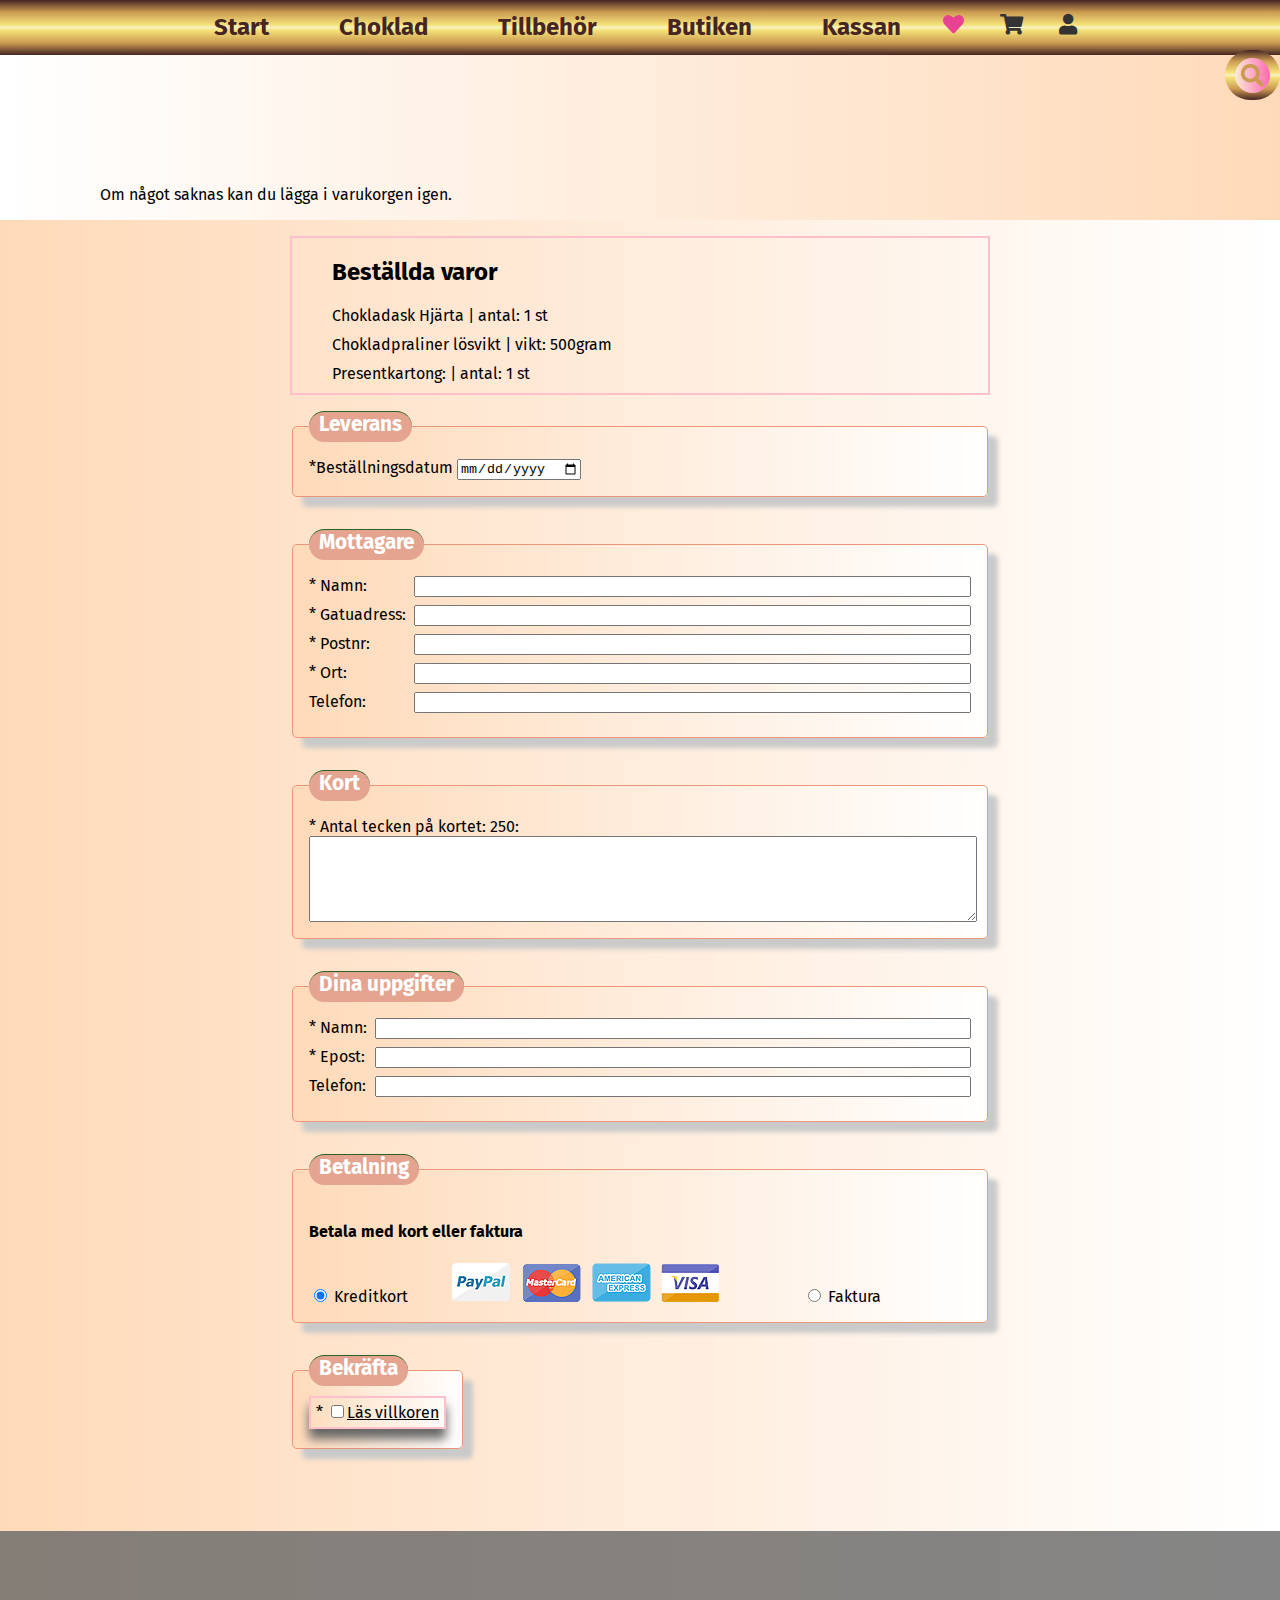
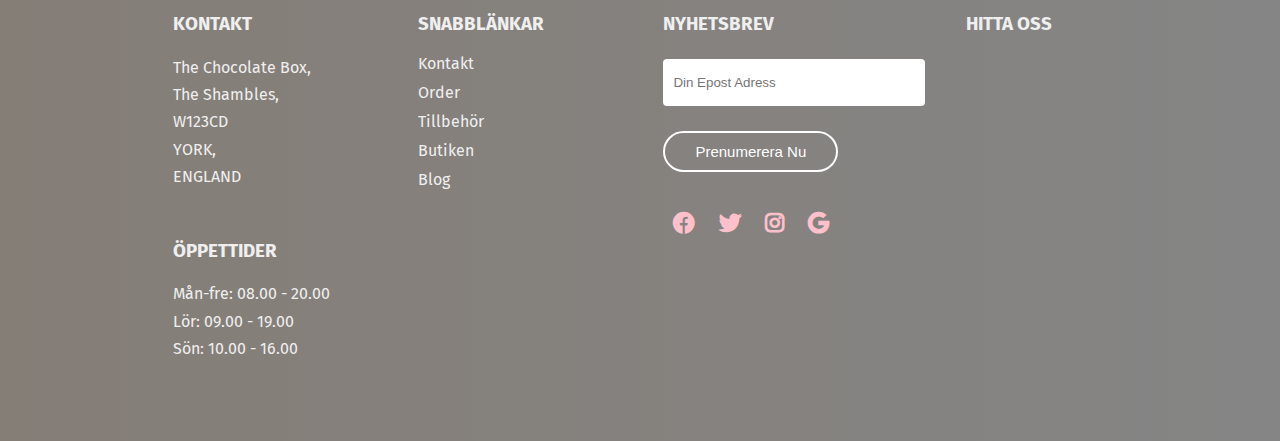
<file: order.html>
<!DOCTYPE html>
<html lang="en">

<head>
    <meta charset="UTF-8">
    <meta http-equiv="X-UA-Compatible" content="IE=edge">
    <meta name="viewport" content="width=device-width, initial-scale=1.0">
    <title>Order</title>
    <link rel="stylesheet" href="https://cdnjs.cloudflare.com/ajax/libs/font-awesome/5.15.3/css/all.min.css">
    <link href="https://fonts.googleapis.com/css2?family=Fira+Sans:wght@400&display=swap" rel="stylesheet">
    <link rel="stylesheet" href="order.css">

</head>

<body>
    <!--  navigation bar section starts here -->

    <nav class="navbar">
        <ul>
            <li><a href="index.html">Start</a></li>
            <li><a href="chocolates.html">Choklad</a>
                <ul class="dropdown">
                    <li><a href="bonbons.html">Praliner</a></li>
                </ul>
            </li>
            <li><a href="other.html">Tillbehör</a>
                <ul class="dropdown">
                    <li><a href="other.html#startBrun">Baschoklad</a></li>
                    <li><a href="other.html#melting">Utrustning</a></li>
                    <li><a href="other.html#clips">YT-clips</a></li>
                </ul>
            </li>
            <li><a href="aboutShop.html" class="dropbtn">Butiken</a>
                <ul class="dropdown">
                    <li><a href="contact.html">Kontakt</a></li>
                </ul>
            </li>
            <li><a href="order.html">Kassan</a>
                <ul class="dropdown">
                    <li><a href="terms.html">Villkor</a></li>
                </ul>
            </li>
        </ul>

        <div class="icons">
            <span>
                <a href="#" class="fas fa-heart"></a>
                <a href="order.html" class="fas fa-shopping-cart"></a>
                <a href="contact.html" class="fas fa-user"></a>
            </span>
        </div>
    </nav>
    <!--  navigation bar section  ends  here  -->

    <header>
        <div id="order">
            <p>Om något saknas kan du lägga i varukorgen igen.</p>
        </div>
        <div class="search-box">
            <input class="search-txt" type="text" name="search" placeholder="Sök här">
            <a class="search-btn" href="https://www.google.com/search">
                <i class="fas fa-search"></i>
            </a>
        </div>
    </header>

    <main>
        <form id="orderForm" name="orderForm" method="post">
            <section id="product">
                <input type="hidden" name="article" value="12345">
                <ul>
                    <li id="items">
                        <h2>Beställda varor</h2>
                    </li>
                    <li>Chokladask Hjärta | antal: 1 st</li>
                    <li>Chokladpraliner lösvikt | vikt: 500gram</li>
                    <li>Presentkartong: | antal: 1 st</li>
                </ul>
            </section>

            <fieldset id="orderInfo">
                <legend>Leverans</legend>
                <label>*Beställningsdatum <input type="date" name="date-of-order" required></label>
            </fieldset>

            <fieldset id="receiver-info">
                <legend>Mottagare </legend>
                <div class="columns">
                    <label for="rec-name">* Namn: </label>
                    <input type="text" name="rec-name" id="rec-name" required>
                    <label for="rec-adr">* Gatuadress: </label>
                    <input type="text" name="rec-adr" id="rec-adr" required>
                    <label for="zip-code">* Postnr: </label>
                    <input type="text" name="zip-code" id="zip-code" required>
                    <label for="rec-city">* Ort: </label>
                    <input type="text" name="rec-city" id="rec-city" required>
                    <label for="rec-phone">Telefon: </label>
                    <input type="text" name="rec-phone" id="rec-phone">
                </div>
            </fieldset>

            <fieldset id="card">
                <legend>Kort</legend>
                <label>* Antal tecken på kortet: 250:
                    <textarea name="card" required></textarea>
                </label>
            </fieldset>

            <fieldset id="client">
                <legend>Dina uppgifter</legend>
                <div class="columns">
                    <label for="cli-name">* Namn: </label>
                    <input type="text" name="cli-name" id="cli-name" required>
                    <label for="cli-email">* Epost: </label>
                    <input type="text" name="cli-email" id="cli-email" required>
                    <label for="cli-phone">Telefon: </label>
                    <input type="text" name="cli-phone" id="cli-phone">
                </div>
            </fieldset>

            <fieldset id="payment">
                <legend>Betalning</legend>
                <div id="payola">
                    <h4>Betala med kort eller faktura</h4>
                    <label id="credit">
                        <input type="radio" name="payment" checked="checked"> Kreditkort
                        <img id="pay" src="/images/card_img.png" alt="">
                    </label>

                    <label id="invoice">
                        <input type="radio" name="payment"> Faktura
                    </label>
                </div>
            </fieldset>

            <fieldset id="terms">
                <legend>Bekräfta</legend>

                <label id="acc-terms">* <input type="checkbox" name="accept-terms" required><a href="terms.html">Läs villkoren</a>
                </label>
            </fieldset>
        </form>
    </main>


    <footer>

        <div class="container-footer">
            <div class="col-3">
                <h3>KONTAKT</h3>
                <ul class="adr">
                    <li>
                        <span>The Chocolate Box,<br>
                            The Shambles, <br>
                            W123CD<br>
                            YORK,<br>
                            ENGLAND
                        </span>
                    </li>
                </ul>

                <h3 id="time">ÖPPETTIDER</h3>
                <ul id="open">
                    <li>Mån-fre: 08.00 - 20.00</li>
                    <li>Lör: 09.00 - 19.00</li>
                    <li>Sön: 10.00 - 16.00</li>
                </ul>
            </div>
        </div>

        <div class="container-footer">
            <div class="col-1">
                <h3>SNABBLÄNKAR</h3>
                <a href="contact.html">Kontakt</a>
                <a href="#">Order</a>
                <a href="#">Tillbehör</a>
                <a href="#">Butiken</a>
                <a href="#">Blog</a>
            </div>
        </div>

        <div class="container-footer">
            <div class="col-2">
                <h3>NYHETSBREV</h3>
                <div class="footer-mail">
                    <input type="email" placeholder="Din Epost Adress" required><br>
                    <button class="foot-btn" type="submit">Prenumerera Nu</button>
                </div>

                <div class="social-icons-footer">
                    <i class="fab fa-facebook"></i>
                    <i class="fab fa-twitter"></i>
                    <i class="fab fa-instagram"></i>
                    <i class="fab fa-google"></i>
                </div>
            </div>
        </div>


        <div class="container-footer">
            <div class="col-4">
                <h3>HITTA OSS</h3>
                <div class="map1">
                    <iframe src="https://www.google.com/maps/embed?pb=!4v1667594417583!6m8!1m7!1souaop5NrAioAPcZd9mfuRw!2m2!1d53.95965010526269!2d-1.080209805556622!3f141.69181824272496!4f-1.664995586398419!5f0.7820865974627469" width="600" height="450" style="border:0;" allowfullscreen="" loading="lazy" referrerpolicy="no-referrer-when-downgrade"></iframe>
                </div>
                <div class="map2">
                    <iframe src="https://www.google.com/maps/embed?pb=!1m18!1m12!1m3!1d2347.4289955464387!2d-1.0822477841559415!3d53.95964928011217!2m3!1f0!2f0!3f0!3m2!1i1024!2i768!4f13.1!3m3!1m2!1s0x487931af5b058303%3A0xef331bbaef590b36!2s7%20Shambles%2C%20York%20YO1%207LZ%2C%20Storbritannien!5e0!3m2!1ssv!2sse!4v1667593359056!5m2!1ssv!2sse" width="600" height="450" style="border:0;" allowfullscreen="" loading="lazy" referrerpolicy="no-referrer-when-downgrade"></iframe>
                </div>
            </div>
        </div>
    </footer>
</body>

</html>
</file>
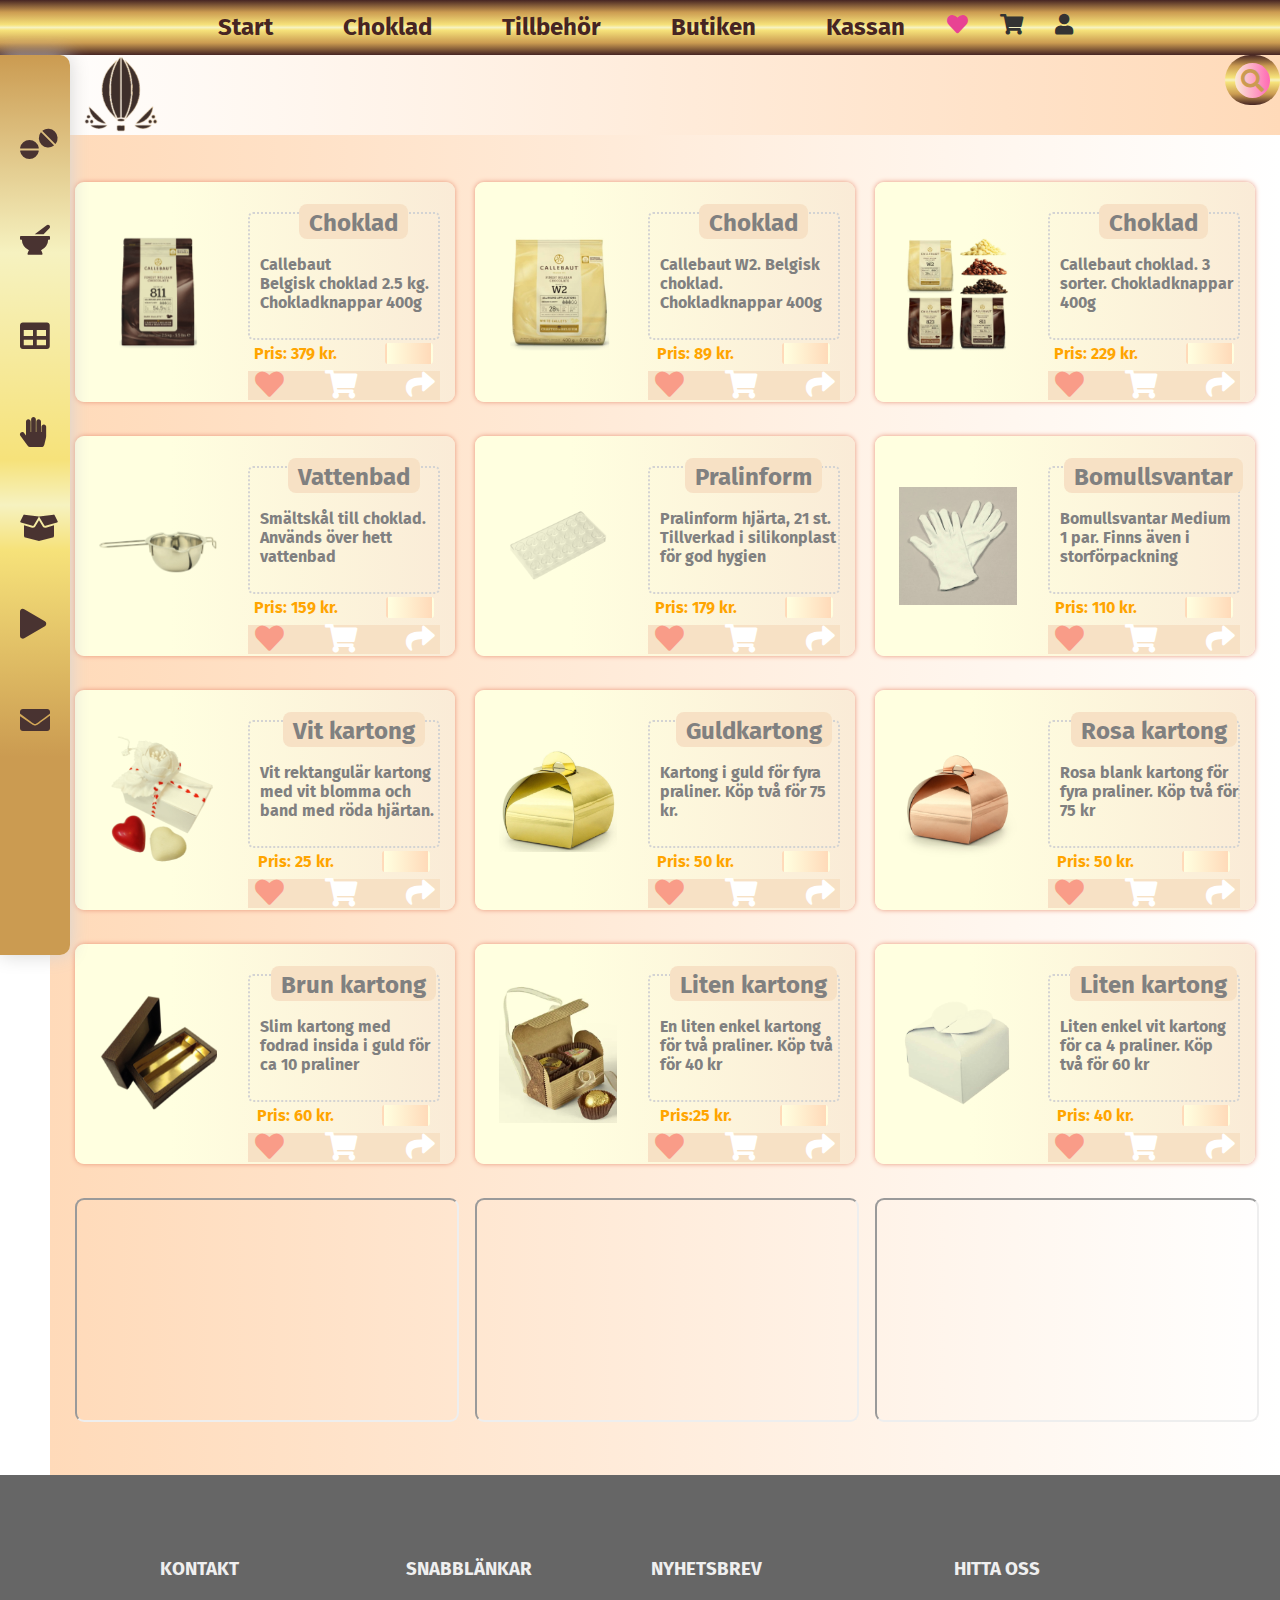
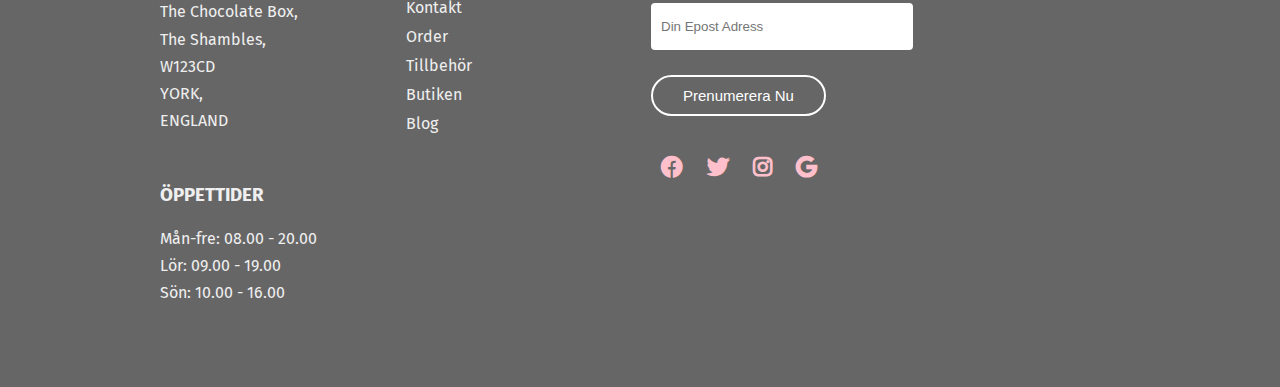
<file: other.html>
<!DOCTYPE html>
<html lang="en">

<head>
    <meta charset="UTF-8">
    <meta http-equiv="X-UA-Compatible" content="IE=edge">
    <meta name="viewport" content="width=device-width, initial-scale=1.0">
    <title>Tillbehör</title>
    <link rel="stylesheet" href="other.css">
    <link rel="stylesheet" href="https://cdnjs.cloudflare.com/ajax/libs/font-awesome/5.15.3/css/all.min.css">
    <link href="https://fonts.googleapis.com/css2?family=Fira+Sans:wght@400&display=swap" rel="stylesheet">
</head>

<body>
    <!--  navigation bar section starts here -->

    <nav class="navbar">
        <ul>
            <li><a href="index.html">Start</a></li>
            <li><a href="chocolates.html" class="dropbtn">Choklad</a>
                <ul class="dropdown">
                    <li><a href="bonbons.html">Praliner</a></li>
                </ul>
            </li>
            <li><a href="other.html">Tillbehör</a>
                <ul class="dropdown">
                    <li><a href="other.html#startBrun">Baschoklad</a></li>
                    <li><a href="other.html#melting">Utrustning</a></li>
                    <li><a href="other.html#clips">YT-clips</a></li>
                </ul>
            </li>
            <li><a href="aboutShop.html" class="dropbtn">Butiken</a>
                <ul class="dropdown">
                    <li><a href="contact.html">Kontakt</a></li>
                </ul>
            </li>
            <li><a href="order.html">Kassan</a>
                <ul class="dropdown">
                    <li><a href="terms.html">Villkor</a></li>
                </ul>
            </li>
        </ul>

        <div class="icons">
            <a href="#" class="fas fa-heart"></a>
            <a href="order.html" class="fas fa-shopping-cart"></a>
            <a href="contact.html" class="fas fa-user"></a>
        </div>
    </nav>

    <header class="header">
        <img id="logo3" src="/imgTest/cocoBeanBr.png" alt="Coco Bean logo">
        <div class="search-box">
            <input class="search-txt" type="text" name="search" placeholder="Sök här">
            <a class="search-btn" href="https://www.google.com/search">
                <i class="fas fa-search"></i>
            </a>
        </div>
    </header>



    <main>
        <div class="container">
            <div class="card">
                <img src="/images/dark2kg.png" alt="Callebaut dark chocolate" class="brun1" id="brunStart">
            </div>

            <div class="containRight">
                <div class="info">
                    <div class="heading">
                        <h2>Choklad</h2>
                    </div>
                    <div class="text">
                        <p> Callebaut<br> Belgisk choklad 2.5 kg.
                            Chokladknappar 400g</p>
                    </div>
                </div>
                <div class="pris">
                    <p>Pris: 379 kr.</p>
                    <input type="number" class="qty" name="quantity" min="0">
                </div>
                <div class="icons">
                    <div class="heart">
                        <a href="#" class="fas fa-heart"></a>
                    </div>
                    <a href="#" class="fas fa-shopping-cart"></a>
                    <a href="#" class="fas fa-share"></a>
                </div>
            </div>
        </div>

        <div class="container">
            <div class="card">
                <img src="/images/vitChok.png" alt="" class="brun1">
            </div>

            <div class="containRight">
                <div class="info">
                    <div class="heading">
                        <h2>Choklad</h2>
                    </div>
                    <div class="text">
                        <p> Callebaut W2. Belgisk choklad.
                            Chokladknappar 400g </p>
                    </div>
                </div>
                <div class="pris">
                    <p>Pris: 89 kr.</p>
                    <input type="number" class="qty" name="quantity" min="0">
                </div>
                <div class="icons">
                    <div class="heart">
                        <a href="#" class="fas fa-heart"></a>
                    </div>
                    <a href="#" class="fas fa-shopping-cart"></a>
                    <a href="#" class="fas fa-share"></a>
                </div>
            </div>
        </div>


        <div class="container">
            <div class="card">
                <img src="/images/tresorter.png" alt=" Tre Callebaut choklad" class="brun1">
            </div>

            <div class="containRight">
                <div class="info">
                    <div class="heading">
                        <h2>Choklad</h2>
                    </div>
                    <div class="text">
                        <p> Callebaut choklad.
                            3 sorter. Chokladknappar 400g </p>
                    </div>
                </div>
                <div class="pris">
                    <p>Pris: 229 kr.</p>
                    <input type="number" class="qty" name="quantity" min="0">
                </div>
                <div class="icons">
                    <div class="heart">
                        <a href="#" class="fas fa-heart"></a>
                    </div>
                    <a href="#" class="fas fa-shopping-cart"></a>
                    <a href="#" class="fas fa-share"></a>
                </div>
            </div>
        </div>

        <div class="container">
            <div class="card">
                <img src="/images/vattenbbad.png" alt="Vattenbad" class="brun1" id="melting">
            </div>

            <div class="containRight">
                <div class="info">
                    <div class="heading">
                        <h2>Vattenbad</h2>
                    </div>
                    <div class="text">
                        <p> Smältskål till choklad. Används över hett vattenbad </p>
                    </div>
                </div>
                <div class="pris">
                    <p>Pris: 159 kr.</p>
                    <input type="number" class="qty" name="quantity" min="0">
                </div>
                <div class="icons">
                    <div class="heart">
                        <a href="#" class="fas fa-heart"></a>
                    </div>
                    <a href="#" class="fas fa-shopping-cart"></a>
                    <a href="#" class="fas fa-share"></a>
                </div>
            </div>
        </div>

        <div class="container">
            <div class="card">
                <img src="/images/moldHeart.png" alt="Pralinform heart" class="brun1" id="Pform">
            </div>

            <div class="containRight">
                <div class="info">
                    <div class="heading">
                        <h2>Pralinform</h2>
                    </div>
                    <div class="text">
                        <p> Pralinform hjärta, 21 st. Tillverkad i silikonplast för god hygien </p>
                    </div>
                </div>
                <div class="pris">
                    <p>Pris: 179 kr.</p>
                    <input type="number" class="qty" name="quantity" min="0">
                </div>
                <div class="icons">
                    <div class="heart">
                        <a href="#" class="fas fa-heart"></a>
                    </div>
                    <a href="#" class="fas fa-shopping-cart"></a>
                    <a href="#" class="fas fa-share"></a>
                </div>
            </div>
        </div>

        <div class="container">
            <div class="card">
                <img src="/images/bomullsvantar.png" alt="Bomullsvantar" class="brun1" id="vantar">
            </div>

            <div class="containRight">
                <div class="info">
                    <div class="heading">
                        <h2>Bomullsvantar</h2>
                    </div>
                    <div class="text">
                        <p> Bomullsvantar Medium 1 par. Finns även i storförpackning</p>
                    </div>
                </div>
                <div class="pris">
                    <p>Pris: 110 kr.</p>
                    <input type="number" class="qty" name="quantity" min="0">
                </div>
                <div class="icons">
                    <div class="heart">
                        <a href="#" class="fas fa-heart"></a>
                    </div>
                    <a href="#" class="fas fa-shopping-cart"></a>
                    <a href="#" class="fas fa-share"></a>
                </div>
            </div>
        </div>


        <div class="container">
            <div class="card">
                <img src="/images/kartong1.png" alt="kartong1" class="kartong" id="vitKartong">
            </div>

            <div class="containRight">
                <div class="info">
                    <div class="heading">
                        <h2>Vit kartong</h2>
                    </div>
                    <div class="text">
                        <p>Vit rektangulär kartong
                            med vit blomma och band med röda hjärtan.
                        </p>
                    </div>
                </div>
                <div class="pris">
                    <p>Pris: 25 kr.</p>
                    <input type="number" class="qty" name="quantity" min="0">
                </div>
                <div class="icons">
                    <div class="heart">
                        <a href="#" class="fas fa-heart"></a>
                    </div>
                    <a href="#" class="fas fa-shopping-cart"></a>
                    <a href="#" class="fas fa-share"></a>
                </div>
            </div>
        </div>

        <div class="container">
            <div class="card">
                <img src="/images/kartong2.png" alt="kargong2" class="kartong">
            </div>

            <div class="containRight">
                <div class="info">
                    <div class="heading">
                        <h2>Guldkartong</h2>
                    </div>
                    <div class="text">
                        <p>Kartong i guld för fyra praliner. Köp två för 75 kr.</p>
                    </div>
                </div>
                <div class="pris">
                    <p>Pris: 50 kr.</p>
                    <input type="number" class="qty" name="quantity" min="0">
                </div>
                <div class="icons">
                    <div class="heart">
                        <a href="#" class="fas fa-heart"></a>
                    </div>
                    <a href="#" class="fas fa-shopping-cart"></a>
                    <a href="#" class="fas fa-share"></a>
                </div>
            </div>
        </div>

        <div class="container">
            <div class="card">
                <img src="/images/kartong3.png" alt="kartong3" class="kartong">
            </div>

            <div class="containRight">
                <div class="info">
                    <div class="heading">
                        <h2>Rosa kartong</h2>
                    </div>
                    <div class="text">
                        <p>Rosa blank kartong för fyra praliner. Köp två för 75 kr</p>
                    </div>
                </div>
                <div class="pris">
                    <p>Pris: 50 kr.</p>
                    <input type="number" class="qty" name="quantity" min="0">
                </div>
                <div class="icons">
                    <div class="heart">
                        <a href="#" class="fas fa-heart"></a>
                    </div>
                    <a href="#" class="fas fa-shopping-cart"></a>
                    <a href="#" class="fas fa-share"></a>
                </div>
            </div>
        </div>

        <div class="container">
            <div class="card">
                <img src="/images/kartong4.png" alt="kartong4" class="kartong">
            </div>

            <div class="containRight">
                <div class="info">
                    <div class="heading">
                        <h2>Brun kartong</h2>
                    </div>
                    <div class="text">
                        <p>Slim kartong med fodrad insida i guld för ca 10 praliner</p>
                    </div>
                </div>
                <div class="pris">
                    <p>Pris: 60 kr.</p>
                    <input type="number" class="qty" name="quantity" min="0">
                </div>
                <div class="icons">
                    <div class="heart">
                        <a href="#" class="fas fa-heart"></a>
                    </div>
                    <a href="#" class="fas fa-shopping-cart"></a>
                    <a href="#" class="fas fa-share"></a>
                </div>
            </div>
        </div>

        <div class="container">
            <div class="card">
                <img src="/images/kartong5.png" alt="kartong5" class="kartong">
            </div>

            <div class="containRight">
                <div class="info">
                    <div class="heading">
                        <h2>Liten kartong</h2>
                    </div>
                    <div class="text">
                        <p>En liten enkel kartong för två praliner. Köp två för 40 kr</p>
                    </div>
                </div>
                <div class="pris">
                    <p>Pris:25 kr.</p>
                    <input type="number" class="qty" name="quantity" min="0">
                </div>
                <div class="icons">
                    <div class="heart">
                        <a href="#" class="fas fa-heart"></a>
                    </div>
                    <a href="#" class="fas fa-shopping-cart"></a>
                    <a href="#" class="fas fa-share"></a>
                </div>
            </div>
        </div>

        <div class="container">
            <div class="card">
                <img src="/images/kartong7.png" alt="kartong7" class="kartong">
            </div>

            <div class="containRight">
                <div class="info">
                    <div class="heading">
                        <h2>Liten kartong</h2>
                    </div>
                    <div class="text">
                        <p>Liten enkel vit kartong för ca 4 praliner. Köp två för 60 kr</p>
                    </div>
                </div>
                <div class="pris">
                    <p>Pris: 40 kr.</p>
                    <input type="number" class="qty" name="quantity" min="0">
                </div>
                <div class="icons">
                    <div class="heart">
                        <a href="#" class="fas fa-heart"></a>
                    </div>
                    <a href="#" class="fas fa-shopping-cart"></a>
                    <a href="#" class="fas fa-share"></a>
                </div>
            </div>
        </div>



        <div class="ytClip1">
            <div class="text" id="clips">
                <iframe id="yt1" width="380" height="220" src="https://www.youtube.com/embed/qSEzQtTliuU" title="YouTube video player" allow="accelerometer; autoplay; clipboard-write; encrypted-media; gyroscope; picture-in-picture" allowfullscreen></iframe>
            </div>
        </div>

        <div class="ytClip2">
            <div class="text">
                <iframe id="yt2" width="380" height="220" src="https://www.youtube.com/embed/vKf5Bh0_2sI" title="YouTube video player" allow="accelerometer; autoplay; clipboard-write; encrypted-media; gyroscope; picture-in-picture" allowfullscreen></iframe>
            </div>
        </div>

        <div class="ytClip3">
            <div class="text">
                <iframe id="yt3" width="380" height="220" src="https://www.youtube.com/embed/HrEmqsBKqXI" title="YouTube video player" allow="accelerometer; autoplay; clipboard-write; encrypted-media; gyroscope; picture-in-picture" allowfullscreen></iframe>
            </div>
        </div>

        <!--<sidepanel>-->
        <div class="sidemenu">
            <ul>
                <li class="menu-item"><i class="fa fa-tablets" aria-hidden="true"></i><a href="#brunStart">Chokladknappar</a></li>

                <li class="menu-item"><i class="fa fa-mortar-pestle" aria-hidden="true"></i><a href="#melting">Vattenbad</a></li>

                <li class="menu-item"><i class="fa fa-table"></i><a href="#Pform">Pralinform</a></li>

                <li class="menu-item"><i class="fa fa-hand-paper"></i><a href="#vantar">Bomullsvantar</a></li>

                <li class="menu-item"><i class="fa fa-box-open"></i><a href="#vitKartong">Kartonger</a></li>

                <li class="menu-item"><i class="fa fa-play"></i><a href="#clips">YT-clips</a></li>

                <li class="menu-item"><i class="fa fa-envelope"></i><a href="contact.html"> Kontakt</a></li>
            </ul>
        </div>
        <!--</sidepanel>-->

    </main>
    <footer>

        <div class="container-footer">
            <div class="col-3">
                <h3>KONTAKT</h3>
                <ul class="adr">
                    <li>
                        <span>The Chocolate Box,<br>
                            The Shambles, <br>
                            W123CD<br>
                            YORK,<br>
                            ENGLAND
                        </span>
                    </li>
                </ul>

                <h3 id="time">ÖPPETTIDER</h3>
                <ul id="open">
                    <li>Mån-fre: 08.00 - 20.00</li>
                    <li>Lör: 09.00 - 19.00</li>
                    <li>Sön: 10.00 - 16.00</li>
                </ul>
            </div>
        </div>

        <div class="container-footer">
            <div class="col-1">
                <h3>SNABBLÄNKAR</h3>
                <a href="contact.html">Kontakt</a>
                <a href="#">Order</a>
                <a href="#">Tillbehör</a>
                <a href="#">Butiken</a>
                <a href="#">Blog</a>
            </div>
        </div>

        <div class="container-footer">
            <div class="col-2">
                <h3>NYHETSBREV</h3>
                <form class="footer-mail">
                    <input type="email" placeholder="Din Epost Adress" required><br>
                    <button class="foot-btn" type="submit">Prenumerera Nu</button>
                </form>

                <div class="social-icons-footer">
                    <i class="fab fa-facebook"></i>
                    <i class="fab fa-twitter"></i>
                    <i class="fab fa-instagram"></i>
                    <i class="fab fa-google"></i>
                </div>
            </div>
        </div>



        <div class="container-footer">
            <div class="col-4">
                <h3>HITTA OSS</h3>
                <div class="map1" id="location">
                    <iframe src="https://www.google.com/maps/embed?pb=!4v1667594417583!6m8!1m7!1souaop5NrAioAPcZd9mfuRw!2m2!1d53.95965010526269!2d-1.080209805556622!3f141.69181824272496!4f-1.664995586398419!5f0.7820865974627469" width="600" height="450" style="border:0;" allowfullscreen="" loading="lazy" referrerpolicy="no-referrer-when-downgrade"></iframe>
                </div>
                <div class="map2" id="streetMap">
                    <iframe src="https://www.google.com/maps/embed?pb=!1m18!1m12!1m3!1d2347.4289955464387!2d-1.0822477841559415!3d53.95964928011217!2m3!1f0!2f0!3f0!3m2!1i1024!2i768!4f13.1!3m3!1m2!1s0x487931af5b058303%3A0xef331bbaef590b36!2s7%20Shambles%2C%20York%20YO1%207LZ%2C%20Storbritannien!5e0!3m2!1ssv!2sse!4v1667593359056!5m2!1ssv!2sse" width="600" height="450" style="border:0;" allowfullscreen="" loading="lazy" referrerpolicy="no-referrer-when-downgrade"></iframe>
                </div>
            </div>
        </div>
    </footer>

</body>

</html>
</file>
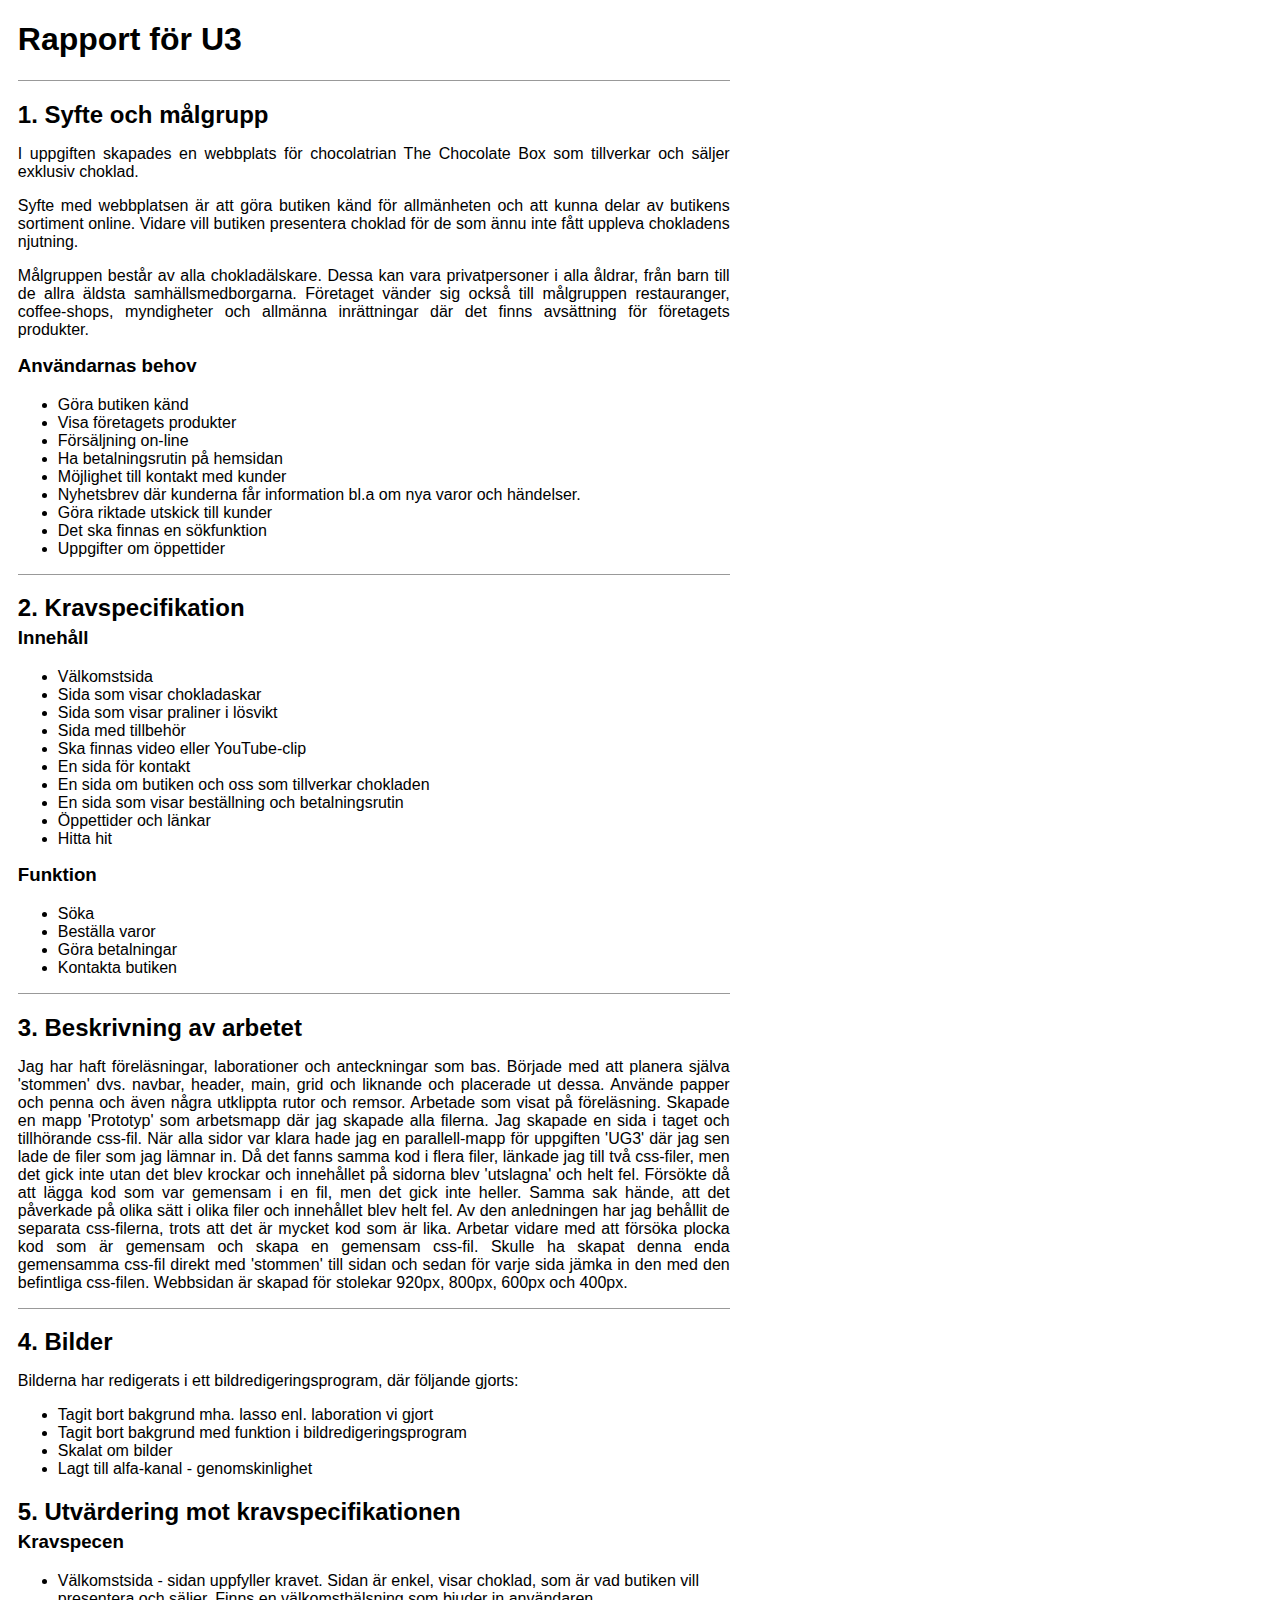
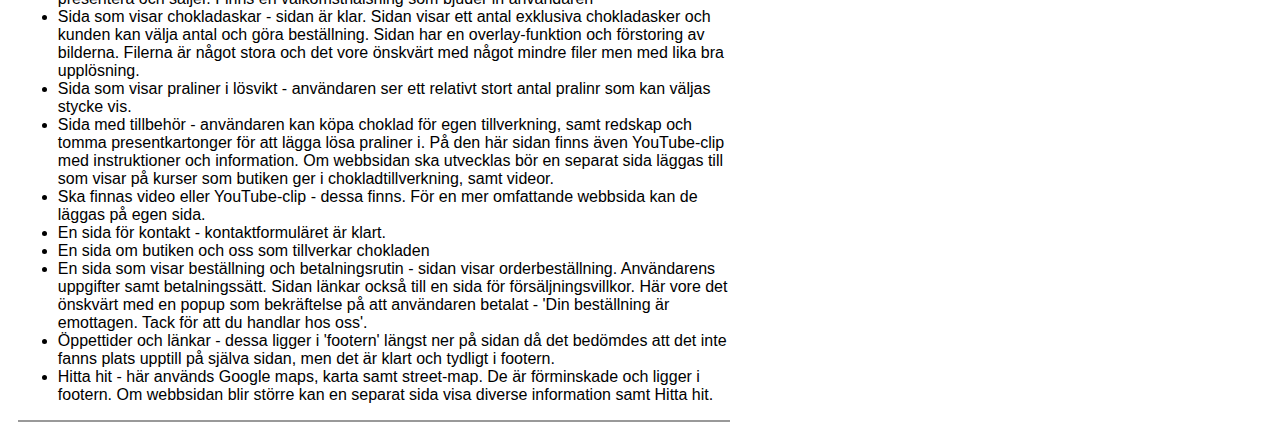
<file: rapport.html>
<!DOCTYPE html>
<html lang="sv">

<head>
    <meta charset="UTF-8">
    <meta http-equiv="X-UA-Compatible" content="IE=edge">
    <meta name="viewport" content="width=device-width, initial-scale=1.0">
    <title>Rapport för U3 i Webbteknik 1</title>
    <style>
        html {
            font-size: 16px
        }
        body {
            background-color: #FFF;
            color: #000;
            font-family: Verdana, Geneva, Tahoma, sans-serif;
            max-width: 80ch;
            margin-left: 2ch;
        }
        header,
        section {
            border-bottom: 1px solid #999;
        }
        img {
            max-width: 100%;
        }
        p {
            text-align: justify;
        }
        h2 {
            margin-bottom: 0.2em;
        }
        h3 {
            margin-top: 0.2em;
        }
    </style>
</head>

<body>
    <header>
        <h1>Rapport för U3</h1>
    </header>
    <main>
        <section>
            <h2>1. Syfte och målgrupp</h2>
            <p>I uppgiften skapades en webbplats för chocolatrian The Chocolate Box som tillverkar och säljer exklusiv choklad. 
                <!-- Ange vad det är för företag eller annan organisation. -->
            </p>
            <p>Syfte med webbplatsen är att göra butiken känd för allmänheten och att kunna delar av butikens sortiment online. Vidare vill butiken presentera choklad för de som ännu inte fått uppleva chokladens njutning.
                <!-- Fyll på med kort beskrivning som anger syftet med webbplatsen. -->
                <!-- Alltså syfte och mål med webbplatsen för företaget eller organisationen. -->
            </p>
            <p>Målgruppen består av alla chokladälskare. Dessa kan vara privatpersoner i alla åldrar, från barn till de allra äldsta samhällsmedborgarna. Företaget vänder sig också till målgruppen restauranger, coffee-shops, myndigheter och allmänna inrättningar där det finns avsättning för företagets produkter. 
                <!-- Fyll på med beskrivning som identifierar målgruppen. -->
                <!-- Ange också eventuell uppdelning i delgrupper. -->
            </p>
            <h3>Användarnas behov</h3>
            <!-- Skriv korta punkter som beskriver vilka behov webbplatsen ska uppfylla. -->
            <!-- Altså resultatet av målgruppsanalysen. Beskrivning av hur du gjort analysen ska inte finnas med. -->
            <ul>
                <li>Göra butiken känd</li>
                <li>Visa företagets produkter</li>
                <li>Försäljning on-line</li>
                <li>Ha betalningsrutin på hemsidan</li>
                <li>Möjlighet till kontakt med kunder</li>
                <li>Nyhetsbrev där kunderna får information bl.a om nya varor och händelser.</li>
                <li>Göra riktade utskick till kunder</li>
                <li>Det ska finnas en sökfunktion</li>
                <li>Uppgifter om öppettider</li>
            </ul>
        </section>
        <section>
            <h2>2. Kravspecifikation</h2>
            <!-- Kravspecifikationen ska vara utformad enligt Garretts modell på det sätt som visas i föreläsningar och laboration. -->
            <h3>Innehåll</h3>
            <!-- Skriv korta konkreta och mätbara krav som beskriver VAD innehållet ska bestå av. -->
            <ul>
                <li>Välkomstsida</li>
                <li>Sida som visar chokladaskar</li>
                <li>Sida som visar praliner i lösvikt</li>
                <li>Sida med tillbehör</li>
                <li>Ska finnas video eller YouTube-clip</li>
                <li>En sida för kontakt</li>
                <li>En sida om butiken och oss som tillverkar chokladen</li>
                <li>En sida som visar beställning och betalningsrutin</li>
                <li>Öppettider och länkar</li>
                <li>Hitta hit</li>
            </ul>

            <h3>Funktion</h3>
            <!-- Skriv korta konkreta och mätbara krav som beskriver VAD användaren ska kunna göra. -->
            <ul>
                <li>Söka</li>
                <li>Beställa varor</li>
                <li>Göra betalningar</li>
                <li>Kontakta butiken</li>
            </ul>
        </section>
        <section>
           <h2>3. Beskrivning av arbetet</h2>
           <!-- Beskriv hur du arbetat med uppgiften. -->
           <p>Jag har haft föreläsningar, laborationer och anteckningar som bas. Började med att planera själva 'stommen' dvs. navbar, header, main, grid och liknande och placerade ut dessa. Använde papper och penna och även några utklippta rutor och remsor. Arbetade som visat på föreläsning. Skapade en mapp 'Prototyp' som arbetsmapp där jag skapade alla filerna. Jag skapade en sida i taget och tillhörande css-fil. När alla sidor var klara hade jag en parallell-mapp för uppgiften 'UG3' där jag sen lade de filer som jag lämnar in. Då det fanns samma kod i flera filer, länkade jag till två css-filer, men det gick inte utan det blev krockar och innehållet på sidorna blev 'utslagna' och helt fel. Försökte då att lägga kod som var gemensam i en fil, men det gick inte heller. Samma sak hände, att det påverkade på olika sätt i olika filer och innehållet blev helt fel. Av den anledningen har jag behållit de separata css-filerna, trots att det är mycket kod som är lika. Arbetar vidare med att försöka plocka kod som är gemensam och skapa en gemensam css-fil. Skulle ha skapat denna enda gemensamma css-fil direkt med 'stommen' till sidan och sedan för varje sida jämka in den med den befintliga css-filen. Webbsidan är skapad för stolekar 920px, 800px, 600px och 400px. </p>
        </section>

        <section>
            <h2>4. Bilder</h2>
            <!-- Beskriv i en punktlista vilka redigeringar du gjort av bilderna i ett bildredigeringsprogram, för att anpassa dem till hur du använder dem på din webbplats. -->
            <p>Bilderna har redigerats i ett bildredigeringsprogram, där följande gjorts:</p>
            <ul>
                <li>Tagit bort bakgrund mha. lasso enl. laboration vi gjort</li>
                <li>Tagit bort bakgrund med funktion i bildredigeringsprogram</li>
                <li>Skalat om bilder</li>
                <li>Lagt till alfa-kanal - genomskinlighet</li>
            </ul>
         
        <section>
           <h2>5. Utvärdering mot kravspecifikationen</h2>
           <!-- Kopiera din kravspecifikation hit. Efter varje punkt lägger du till en kort mening som motiverar hur kravet är uppfyllt eller motiverar varför det inte är uppfyllt. -->

           <h3>Kravspecen</h3>
            <ul>
                <li>Välkomstsida - sidan uppfyller kravet. Sidan är enkel, visar choklad, som är vad butiken vill presentera och säljer. Finns en välkomsthälsning som bjuder in användaren</li>
                <li>Sida som visar chokladaskar - sidan är klar. Sidan visar ett antal exklusiva chokladasker och kunden kan välja antal och göra beställning. Sidan har en overlay-funktion och förstoring av bilderna. Filerna är något stora och det vore önskvärt med något mindre filer men med lika bra upplösning.</li>
                <li>Sida som visar praliner i lösvikt - användaren ser ett relativt stort antal pralinr som kan väljas stycke vis.</li>
                <li>Sida med tillbehör - användaren kan köpa choklad för egen tillverkning, samt redskap och tomma presentkartonger för att lägga lösa praliner i. På den här sidan finns även YouTube-clip med instruktioner och information. Om webbsidan ska utvecklas bör en separat sida läggas till som visar på kurser som butiken ger i chokladtillverkning, samt videor.</li>
                <li>Ska finnas video eller YouTube-clip - dessa finns. För en mer omfattande webbsida kan de läggas på egen sida. </li>
                <li>En sida för kontakt - kontaktformuläret är klart. </li>
                <li>En sida om butiken och oss som tillverkar chokladen</li>
                <li>En sida som visar beställning och betalningsrutin - sidan visar orderbeställning. Användarens uppgifter samt betalningssätt. Sidan länkar också till en sida för försäljningsvillkor. Här vore det önskvärt med en popup som bekräftelse på att användaren betalat - 'Din beställning är emottagen. Tack för att du handlar hos oss'.</li>
                <li>Öppettider och länkar - dessa ligger i 'footern' längst ner på sidan då det bedömdes att det inte fanns plats upptill på själva sidan, men det är klart och tydligt i footern. </li>
                <li>Hitta hit - här används Google maps, karta samt street-map. De är förminskade och ligger i footern. Om webbsidan blir större kan en separat sida visa diverse information samt Hitta hit.</li>
            </ul>

        </section>
      
</body>

</html>
</file>
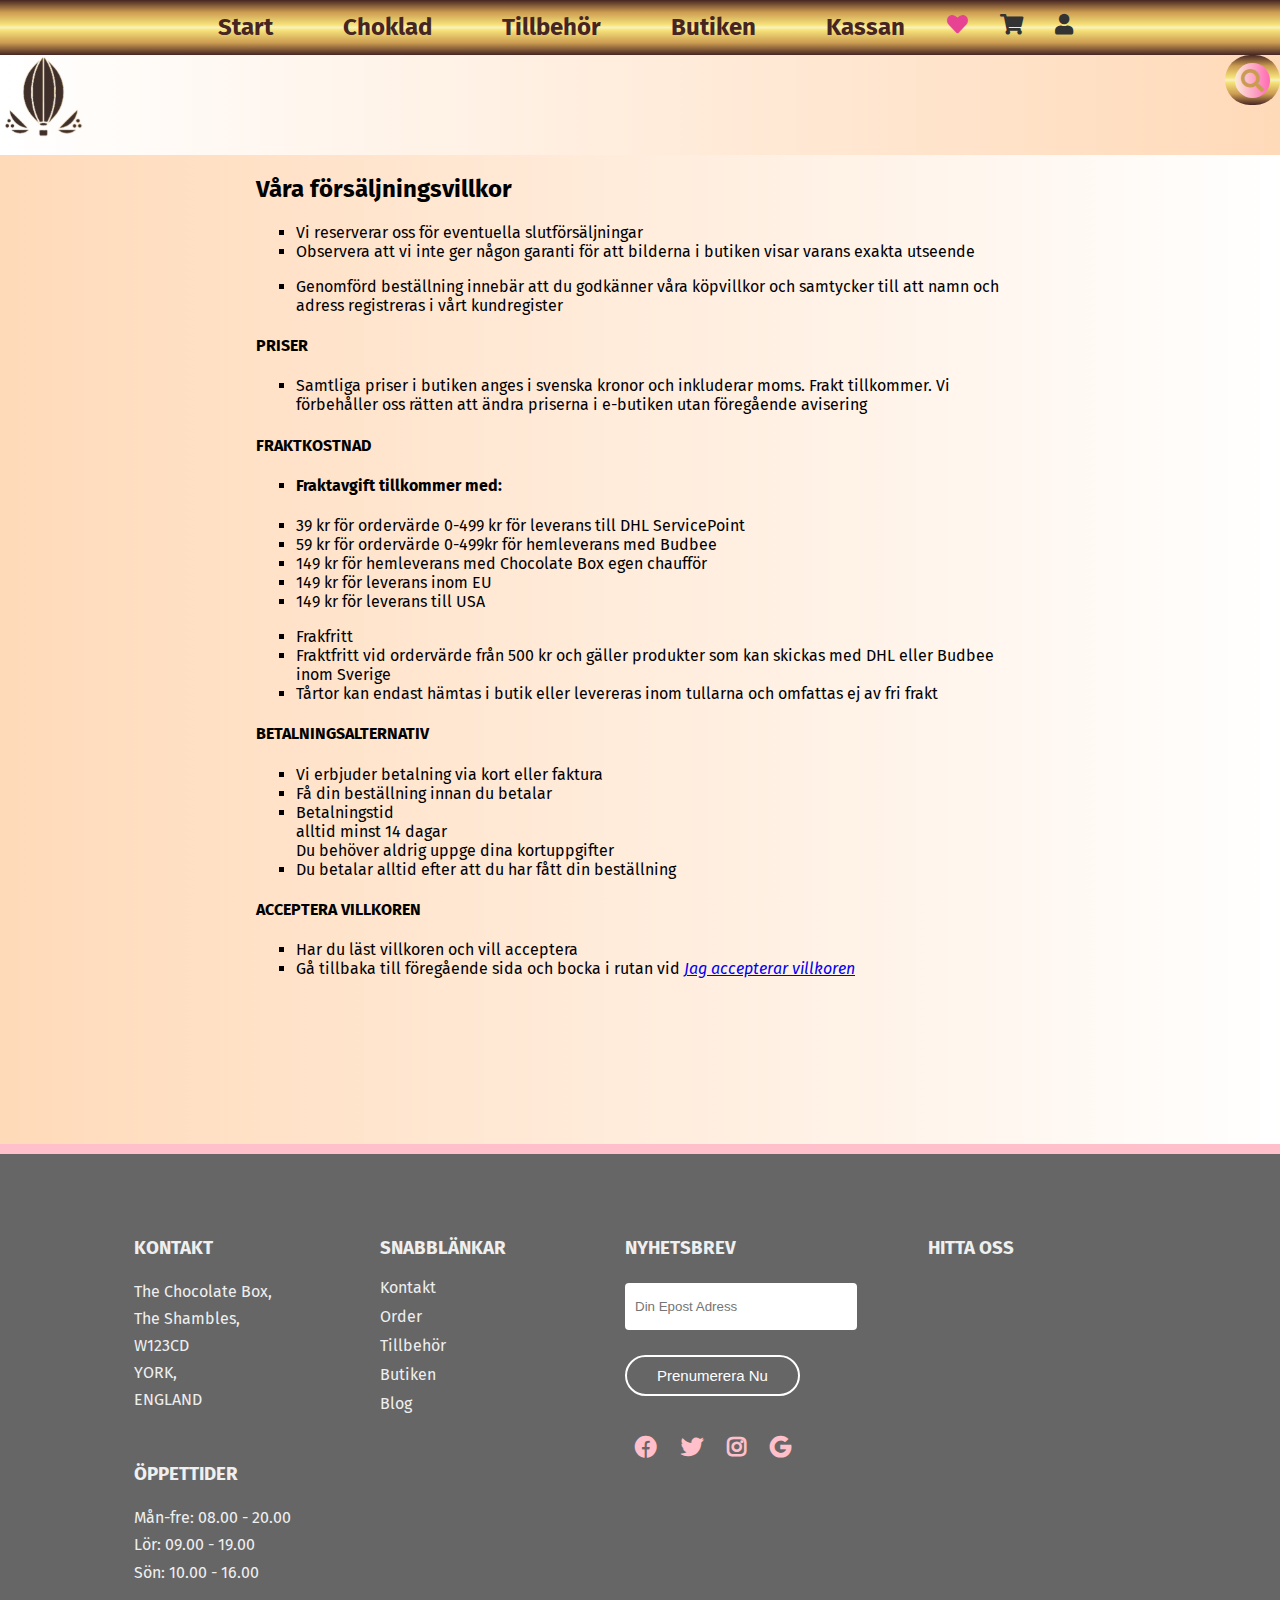
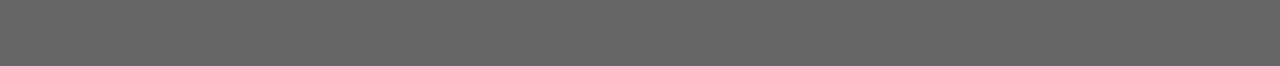
<file: terms.html>
<!DOCTYPE html>
<html lang="sv">

<head>
    <meta charset="UTF-8">
    <meta name="viewport" content="width=device-width, initial-scale=1.0">
    <title>The Cocolate Box Villkor</title>
    <link rel="stylesheet" href="https://cdnjs.cloudflare.com/ajax/libs/font-awesome/5.15.3/css/all.min.css">
    <link href="https://fonts.googleapis.com/css2?family=Fira+Sans:wght@400&display=swap" rel="stylesheet">
    <link rel="stylesheet" href="terms.css">

</head>

<body>
    <header id="header">
        <img id="logo" src="/imgTest/cocoBeanBr.png" alt="Coco Bean logo">
        <div class="search-box">
            <input class="search-txt" type="text" placeholder="Sök här">
            <a class="search-btn" href="https://www.google.com/search">
                <i class="fas fa-search"></i>
            </a>
        </div>
        <!--Eftersom wbbsidan måste vara publicerad för att använda Googles index search så länkar
            jag till sidan så att det ändå går att söka-->
    </header>

    <nav class="navbar">
        <ul>
            <li><a href="index.html">Start</a></li>
            <li><a href="chocolates.html">Choklad</a>
                <ul class="dropdown">
                    <li><a href="bonbons.html">Praliner</a></li>
                </ul>
            </li>
            <li><a href="other.html">Tillbehör</a>
                <ul class="dropdown">
                    <li><a href="other.html#startBrun">Baschoklad</a></li>
                    <li><a href="other.html#melting">Utrustning</a></li>
                    <li><a href="other.html#clips">YT-clips</a></li>
                </ul>
            </li>
            <li><a href="aboutShop.html" class="dropbtn">Butiken</a>
                <ul class="dropdown">
                    <li><a href="contact.html">Kontakt</a></li>
                </ul>
            </li>
            <li><a href="order.html">Kassan</a>
                <ul class="dropdown">
                    <li><a href="terms.html">Villkor</a></li>
                </ul>
            </li>
        </ul>

        <div class="icons">
            <a href="#" class="fas fa-heart"></a>
            <a href="order.html" class="fas fa-shopping-cart"></a>
            <a href="contact.html" class="fas fa-user"></a>
        </div>
    </nav>

    <main class="main">

        <div class="conditions">
            <h2>Våra försäljningsvillkor</h2>
            <div id="textTerms">
                <ul>
                    <li>
                        Vi reserverar oss för eventuella slutförsäljningar
                    </li>
                    <li>Observera att vi inte ger någon garanti för att bilderna i butiken visar varans exakta utseende</li>
                </ul>

                <ul>
                    <li>
                        Genomförd beställning innebär att du godkänner våra köpvillkor och samtycker till att namn och adress registreras i vårt kundregister
                    </li>
                </ul>


                <h4>PRISER</h4>
                <ul>
                    <li>
                        Samtliga priser i butiken anges i svenska kronor och inkluderar moms. Frakt tillkommer. Vi förbehåller oss rätten att ändra priserna i e-butiken utan föregående avisering
                    </li>
                </ul>

                <h4>FRAKTKOSTNAD</h4>
                <ul>
                    <li>
                        <h4>Fraktavgift tillkommer med:</h4>
                    </li>
                    <li>39 kr för ordervärde 0-499 kr för leverans till DHL ServicePoint</li>
                    <li>59 kr för ordervärde 0-499kr för hemleverans med Budbee</li>
                    <li>149 kr för hemleverans med Chocolate Box egen chaufför</li>
                    <li>149 kr för leverans inom EU</li>
                    <li>149 kr för leverans till USA</li>
                </ul>

                <ul>
                    <li>Frakfritt</li>
                    <li>
                        Fraktfritt vid ordervärde från 500 kr och gäller produkter som kan skickas med DHL eller Budbee inom Sverige</li>
                    <li>Tårtor kan endast hämtas i butik eller levereras inom tullarna och omfattas ej av fri frakt</li>
                </ul>
                <h4>BETALNINGSALTERNATIV</h4>
                <ul>
                    <li>
                        Vi erbjuder betalning via kort eller faktura
                    </li>
                    <li>Få din beställning innan du betalar</li>
                    <li>Betalningstid<br>
                        alltid minst 14 dagar<br>
                        Du behöver aldrig uppge dina kortuppgifter
                    </li>
                    <li>Du betalar alltid efter att du har fått din beställning
                    </li>
                </ul>


                <h4>ACCEPTERA VILLKOREN</h4>
                <ul>
                    <li>
                        Har du läst villkoren och vill acceptera
                    </li>
                    <li>
                        Gå tillbaka till föregående sida och bocka i rutan vid <i><a href="order.html">Jag accepterar villkoren</a></i>
                    </li>
                </ul>

            </div>
        </div>


    </main>


    <footer id="footer">

        <div class="container-footer">
            <div class="col-3">
                <h3>KONTAKT</h3>
                <ul class="adr">
                    <li>
                        <span>The Chocolate Box,<br>
                            The Shambles, <br>
                            W123CD<br>
                            YORK,<br>
                            ENGLAND
                        </span>
                    </li>
                </ul>

                <h3 id="time">ÖPPETTIDER</h3>
                <ul id="open">
                    <li>Mån-fre: 08.00 - 20.00</li>
                    <li>Lör: 09.00 - 19.00</li>
                    <li>Sön: 10.00 - 16.00</li>
                </ul>

            </div>
        </div>


        <div class="container-footer">
            <div class="col-1">
                <h3>SNABBLÄNKAR</h3>
                <a href="contact.html">Kontakt</a>
                <a href="#">Order</a>
                <a href="#">Tillbehör</a>
                <a href="#">Butiken</a>
                <a href="#">Blog</a>
            </div>
        </div>

        <div class="container-footer">
            <div class="col-2">
                <h3>NYHETSBREV</h3>
                <form class="footer-mail">
                    <input type="email" placeholder="Din Epost Adress" required><br>
                    <button class="foot-btn" type="submit">Prenumerera Nu</button>
                </form>

                <div class="social-icons-footer">
                    <i class="fab fa-facebook"></i>
                    <i class="fab fa-twitter"></i>
                    <i class="fab fa-instagram"></i>
                    <i class="fab fa-google"></i>
                </div>
            </div>
        </div>



        <div class="container-footer">
            <div class="col-4">
                <h3>HITTA OSS</h3>
                <div class="map1">
                    <iframe src="https://www.google.com/maps/embed?pb=!4v1667594417583!6m8!1m7!1souaop5NrAioAPcZd9mfuRw!2m2!1d53.95965010526269!2d-1.080209805556622!3f141.69181824272496!4f-1.664995586398419!5f0.7820865974627469" width="600" height="450" style="border:0;" allowfullscreen="" loading="lazy" referrerpolicy="no-referrer-when-downgrade"></iframe>
                </div>
                <div class="map2">
                    <iframe src="https://www.google.com/maps/embed?pb=!1m18!1m12!1m3!1d2347.4289955464387!2d-1.0822477841559415!3d53.95964928011217!2m3!1f0!2f0!3f0!3m2!1i1024!2i768!4f13.1!3m3!1m2!1s0x487931af5b058303%3A0xef331bbaef590b36!2s7%20Shambles%2C%20York%20YO1%207LZ%2C%20Storbritannien!5e0!3m2!1ssv!2sse!4v1667593359056!5m2!1ssv!2sse" width="600" height="450" style="border:0;" allowfullscreen="" loading="lazy" referrerpolicy="no-referrer-when-downgrade"></iframe>
                </div>
            </div>
        </div>
    </footer>

</body>

</html>
</file>
<file: style.css>
@charset "UTF-8";

html {
    font-size: 16px;
    font-family: 'Fira sans', sans-serif;
}

html,
body {
    margin: 0;
    padding: 0;
    height: 100%;
    box-sizing: border-box;
    text-decoration: none;
}

body {
    background-image: url(/imgTest/dripChoc.jpg);
    background-attachment: fixed;
    background-repeat: no-repeat;
    background-size: cover;
    display: grid;
    grid-template-columns: 1fr 1fr;
    grid-template-rows: min-content min-content 80% min-content;
    grid-template-areas:
        "   nav     nav   "
        " header   header "
        "  main     aside  "
        " footer   footer ";
        overflow-x:hidden;
}

.navbar {
    grid-area: nav;
    width: 100%;
    display: flex;
    background-image: -webkit-linear-gradient(#462523 0%,
            #cb9b51 22%,
            #f6e27a 45%,
            #f6f2c0 50%,
            #f6e27a 55%,
            #cb9b51 78%,
            #462523 100%);
    height: 55px;
    justify-content: center;
}

main {
    grid-area: main;
    height: 100%;
}

.line {
    grid-area: main;
    height: 10px;
    bottom: 0;
}

header {
    grid-area: header;
}

header #logo {
    width: 85px;
    position: fixed;
}

header #rapport{
    padding-left: 80px;
    font-size: 20px;
    color:#e84393;
}

header #Rubrik span {

    font-style: italic;
    font-size: 4.5rem;
    color: transparent;
    position: absolute;
    top: 25%;
    left: 50px;
    font-family: 'Times New Roman', Times, serif;
    letter-spacing: 2px;
    font-weight: bold;
    background-image: linear-gradient(to right,
            #462523 0%,
            #cb9b51 22%,
            #f6e27a 45%,
            #f6f2c0 50%,
            #f6e27a 55%,
            #cb9b51 78%,
            #462523 100%);
    -webkit-background-clip: text;
}

.navbar ul {
    display: flex;
    border-top: 0;
    padding: 0;
    margin-top: 3px;
    gap: 50px;
    list-style-type: none;
}

.navbar li a {
    display: flex;
    margin: 10px;
    font-size: 1.5rem;
    font-weight: bolder;
    color: #462523;
    text-decoration: none;

}

.navbar li a {
    color: #462523;
}

.navbar li a:hover {
    color: #e84393;
}

.navbar .icons {
    display: inline-flex;
}

.navbar .icons a {
    margin-top: 15px;
    font-size: 1.3rem;
    color: #333;
    margin-left: 2rem;
    text-decoration: none;
}

.navbar .icons a:hover {
    color: #e84393;
}

.navbar .icons .fa-heart {
    color: #e84393;
}

/*-------DropDown-submenu--*/


ul li ul.dropdown li {
    display: block;
    border-bottom: 2px dotted;
}

ul li ul.dropdown {
    position: absolute;
    margin-top: -9px;
    align-items: center;
    z-index: 999;
    display: none;
    transition: 2s;
    margin-left: 7px;
}

ul.dropdown a {
    font-size: 1.3rem;
    justify-content: center;
    color: pink;
}

ul li:hover ul.dropdown {
    display: block;
    color: pink;
}

/*-------submenu--end---------*/

/*-----Search-bar-------*/

.search-box {
    float: right;
    height: 30px;
    border-color: #cb9b51;
    outline: none;
    border-radius: 40px;
    background-image: linear-gradient(to top,
            #462523 0%,
            #cb9b51 22%,
            #f6e27a 45%,
            #f6f2c0 50%,
            #f6e27a 55%,
            #cb9b51 78%,
            #462523 100%);
    padding: 10px;
}

.search-box input #placeholder {
    font-size: 25px;

}

.search-box:hover>.search-txt {
    width: 240px;
    padding: 0 6px;
}

.search-box:hover>.search-btn {
    background-image: linear-gradient(to left,
            hotpink,
            antiquewhite);
}

.search-btn {
    cursor: pointer;
    float: right;
    width: 35px;
    height: 35px;
    border-radius: 50%;
    background-image: linear-gradient(to left,
            hotpink,
            antiquewhite);
    margin-top: -2px;
    display: flex;
    justify-content: center;
    align-items: center;
    transition: 0.4s;
    text-decoration: none;
    font-size: 23px;
    color: #cb9b51;
}

.search-txt {
    border: none;
    margin-top: -6px;
    background: none;
    outline: none;
    float: left;
    padding: 0;
    color: #462523;
    font-size: 18px;
    font-weight: bold;
    transition: 0.4s;
    line-height: 40px;
    width: 0px;
}

.searchbar .fa {
    font-size: 20px;
}


/*--------Aside-------------*/

aside #rubrik2 h2 {
    margin-top: 300px;
    grid-area: aside;
    font-size: 1.5rem;
    line-height: 2rem;
    color: transparent;
    font-family: 'Fira sans', sans-serif;
    letter-spacing: 3px;
    font-weight: bold;
    background-image: linear-gradient(to right,
            #cb9b51 22%,
            #f6e27a 45%,
            #f6f2c0 50%,
            #f6e27a 55%,
            #cb9b51 78%);
    -webkit-background-clip: text;
}

/* gul varning men fungerar på de flesta läsare - kollat*/

aside #rubrik2 .fas {
    cursor: pointer;
    color: #ff68b3;
    text-decoration: none;
}

aside #rubrik2 .fas:hover {

    color: #cb9b51;
}

footer {
    grid-area: footer;
    position: relative;
    margin-top: 150px;
    width: 90%;
    padding: 5%;
    display: grid;
    grid-template-columns: 20% 20% 25% 25%;
    grid-gap: 15px;
    /*  background:rgba(255, 192, 203, 0.3);*/
    color: #efefef;
    padding-left: 5%;
    padding-right: 5%;
    justify-content: end;
    align-content: end;
    border-top: 10px solid pink;

}


.col-1 a {
    display: block;
    text-decoration: none;
    color: #efefef;
    margin-bottom: 10px;
}

.col-2 a {
    text-decoration: none;
    color: #efefef;
    margin-bottom: 10px;
}

.container-footer .col-3 {
    display: grid;
    grid-template-columns: 1fr;
}

.adr {
    list-style-type: none;
    padding: 0;
    margin-top: -2px;
}

.col-3 .adr li span {
    line-height: 1.7rem;
}

.col-3 #time{
    padding-top: 15px;
 }
 
 .col-3 ul{
    padding-left:0; 
    margin-top:0; 
 }

 .col-3 #open li{
    list-style-type: none;
    line-height: 1.7rem;
 }
 

.footer div {

    text-align: center;
}

.footer div h3 {
    font-weight: 300;
    margin-bottom: 30px;
    letter-spacing: 1px;
}

.map1 {
    margin-bottom: 5%;
}

.map1,
.map2,
iframe {
    width: 250px;
    height: 125px;
    display: inline-block;
}


.footer-mail input {
    width: 220px;
    height: 45px;
    border-radius: 4px;
    text-align: left;
    padding-left: 10px;
    margin-top: 5px;
    margin-bottom: 25px;
    outline: none;
    border: none;
    cursor: text;
}

.footer-mail .foot-btn {
    background: transparent;
    border: 2px solid #fff;
    color: #fff;
    border-radius: 30px;
    padding: 10px 30px;
    font-size: 15px;
    cursor: pointer;
}

.social-icons-footer {
    margin-top: 30px;
}

.social-icons-footer i {
    font-size: 22px;
    margin: 10px;
    cursor: pointer;
    color: pink;
    font-weight: bold;
}


/* ---------  Media Queries starts here ----------- */

@media (max-width: 1000px) {

    footer {
        grid-template-columns: 1fr 1fr;
        flex-wrap: wrap;
        padding-left: 150px;
    }
}

@media screen and (max-width: 920px) {

    .navbar ul {
        gap: 40px;
        transition: .1s linear;
        margin-top: 5px;
    }

    .navbar li a {
        font-size: 1.4rem;
        transition: .1s linear;
    }

    footer {
        grid-template-columns: 1fr 1fr;
        flex-wrap: wrap;
    }
}

@media screen and (max-width: 800px) {

    .navbar ul {
        gap: 30px;
        transition: .1s linear;
        margin-top: 4.5px;
    }

    .navbar li a {
        font-size: 1.3rem;
        transition: .1s linear;
    }

    footer {
        padding-left: 100px;
    }
}


@media screen and (max-width:600px) {

    .navbar ul {
        gap: 10px;
        margin-top: 8px;
        transition: .1s linear;
    }

    .navbar ul {
        gap: 15px;
        margin-top: 8px;
        transition: .1s linear;
    }

    .navbar li a {
        font-size: 1rem;
        transition: .1s linear;
    }

    .navbar .icons .fa-user {
        display: none;
    }

    .navbar .icons .fa-shopping-cart {
        display: none;
    }

    .navbar .icons .fa-heart {
        display: none;
    }

    .search-box .search-txt {
    font-size: 14px;
    }

    footer {
        padding-left: 50px;
    }
}

@media (max-width: 570px) {
    footer {
        grid-template-columns: 100%;
        flex-wrap: wrap;

    }
}

@media screen and (max-width: 400px) {

    .navbar ul {
        gap: 5px;
    }
}
</file>
<file: aboutShop.css>
@charset "UTF-8";

html, body{
    height: 100%;
    font-size: 16px;
    font-family: 'Fira sans', sans-serif;
    margin: 0;
    padding: 0;
    box-sizing: border-box;
}

body{
    display: grid;
    grid-template-columns: 1fr 1fr;
    grid-template-rows: min-content 100px auto min-content
    ;
    grid-template-areas:
    "   nav         nav     "
    "   header     header   "
    "   main        main    "
    "   footer     footer   ";
   /* overflow-x: hidden;*/
}

.navbar{
    grid-area: nav;
    width: 100%;
    display: flex;
    background-image: -webkit-linear-gradient(#462523 0%,
            #cb9b51 22%,
            #f6e27a 45%,
            #f6f2c0 50%,
            #f6e27a 55%,
            #cb9b51 78%,
            #462523 100%);
    height: 55px;
    justify-content: center;
}

.navbar ul {
    display: flex;
    border-top: 0;
    padding: 0;
    margin-top: 3px;
    gap: 50px;
    list-style-type: none;
}

.navbar li a {
    display: flex;
    margin: 10px;
    font-size: 1.5rem;
    font-weight: bolder;
    color: #462523;
    text-decoration: none;

}

.navbar li a{
    color:#462523;
}

.navbar li a:hover{
    color:#e84393;
}

.navbar .icons {
    display: flex;
}

.navbar .icons a {
    margin-top: 15px;
    font-size: 1.3rem;
    color: #333;
    margin-left: 2rem;
    text-decoration: none;
}

.navbar .icons a:hover {
    color: #e84393;
}

.navbar .icons .fa-heart{
    color:#e84393;
}

/*--------Submenu----------------*/


ul li ul.dropdown li{
    display: block;
    border-bottom: 2px dotted;
}

ul li ul.dropdown{
    position: absolute;
    margin-top: -9px;
    align-items: center;
    z-index: 999;
    display: none;
    transition: 2s;
    margin-left: 7px;
}

ul.dropdown a{
    font-size: 1.3rem;
    justify-content: center;
}

ul li:hover ul.dropdown{
    display: block;
}

/*-------submenu--end-------------*/

header{
    grid-area: header;
    background-image:linear-gradient(
        to right,
        #fff,
        peachpuff
    );
}

.header{
    grid-area:header;
    display:inline-block;
}
.header #logo3{
    grid-area:header;
    width:80px;
    float:left;
    position: fixed;
    z-index: 999;
}

.header #headText{
    padding-left:100px;
    padding-top:20px;
}


/*-----Search-bar-------*/

.search-box{
    grid-area: header;
    float:right;
    height: 30px;
    border-color:#cb9b51;
    outline: none;
    border-radius: 40px;
    background-image:linear-gradient(
        to top,
        #462523 0%,
        #cb9b51 22%,
        #f6e27a 45%,
        #f6f2c0 50%,
        #f6e27a 55%,
        #cb9b51 78%,
        #462523 100%
    );
    padding: 10px;
    margin-top: -140px;
    z-index: 999;
}

.search-box input #placeholder{
    font-size: 25px;

 }   
.search-box:hover > .search-txt{
    width: 240px;
    padding: 0 6px;
}

.search-box:hover > .search-btn{
    background-image:linear-gradient(
        to left,
        hotpink,
        antiquewhite
    );
}

.search-btn{
    cursor:pointer;
    float:right;
    width: 35px;
    height: 35px;
    border-radius: 50%;
    background-image:linear-gradient(
        to left,
        hotpink,
        antiquewhite
    );
    margin-top:-2px;
    display: flex;
    justify-content: center;
    align-items: center;
    transition: 0.4s;
    text-decoration: none;
    font-size: 23px;
    color: #cb9b51;
}

.search-txt{
    border:none;
    margin-top: -6px;
    background: none;
    outline: none;
    float: left;
    padding: 0;
    color: #462523;
    font-size: 18px;
    font-weight: bold;
    transition: 0.4s;
    line-height: 40px;
    width: 0px;
}

.searchbar .fa{
    font-size: 20px;
}

/*---------SearchBox-end----------*/


main{
    grid-area: main;
    height: 100%; /*needed to push down the footer*/
    width: 100%;
    background-image:linear-gradient(
        to left,
        #fff,
        
        peachpuff
    );
    display:flex;
    flex-wrap: wrap;
    padding-top:30px;
  /*  padding-bottom:40px;*/
    justify-content: center;
    align-items: center;
    
}

.container{
    grid-area:main;
    position:relative;
    width: 600px;
    height: 650px;
    background: transparent;
    display:inline-block;
}

.info{
    display:flex;
    flex-wrap: wrap;
    width:100%;

}

.container #shop img{
    height: 350px;
    padding-top: 40px;
    padding-left: 60px;
    padding-bottom: 0;
    border: 0;
    margin: 0;
    display:inline-block;
}

#welcome{
    font-size: 1.3rem;
    padding-left: 20px;
}

#shopText{
   padding-left: 60px;
   padding-right: 60px;
   padding-top:10px;
   word-wrap: break-word;
   text-align: justify;
   display:flex;
}

#chocText{
    padding-top: 20px;
    padding-left: 50px;
    padding-right: 50px;
    word-wrap: break-word;
    text-align: justify;
}


#omChoc{
    padding-left: 40px;
    padding-right: 60px;
    text-align: justify;
}

#julia{
    padding-left: 150px;
    padding-right: 150px;
    word-wrap: break-word;
}

#JC{
    text-align: end;
}
table{
    height:150px;
    padding: 10px;
    padding-top: 0;
    padding-bottom: 0;
    padding-left: 0;
    margin:0;
    float:left;
}
table tr th{
    background-image:linear-gradient(
        to right,
        lightgray,
        peachpuff 
    );
    padding:0;
    margin:0;
}

#us{
    text-align: center;
}

.info #imgs{
    display: flex;
    margin: 0;
    padding:0;
}

.info #us #imgs{
    padding-left: 50px;
}

.info #mrsText, #mrText{
    font-weight: bold;
}

.info #us #imgs #Mr{
    margin-left: 5px;
}

.info #us #imgs #Mrs{
    margin-right: 5px;
}

.contact-us .fas{
    font-size: 30px;
    margin-left: 15px;
    text-decoration: none;
    color:#462523
}

.contact-us .fas:hover{
    color: hotpink;
}

/*--------Footer------------*/

 footer{
    position: relative;
    grid-area: footer;
     margin-top: 30px;
     width: 90%;
     padding:5%;
     display: grid;
     grid-template-columns: 20% 20% 25% 25%;
     grid-gap: 15px;
     background: #666;
     color: #efefef; 
     padding-left:5%;
     padding-right: 5%;
     justify-content: end;
     align-content: end;
 }
 
 .container-footer{
    width: 90%;
    flex-wrap: wrap;

 }
 
 .col-1 a{
    display: block;
    text-decoration: none;
    color:#efefef;
    margin-bottom: 10px;
 }
 
 .col-2 a{
    text-decoration: none;
    color:#efefef;
    margin-bottom: 10px;   
 }
 
 .container-footer .col-3{
    display:block;
    grid-template-columns: 1fr;
 }
 
 .adr{
    list-style-type: none;
    padding-left:0;
 }
 
 .col-3 .adr li span{
    line-height: 1.7rem;
 }

 .col-3 #time{
    padding-top: 15px;
 }
 
 .col-3 ul{
    padding-left:0; 
    margin-top:0; 
 }

 .col-3 #open li{
    list-style-type: none;
    line-height: 1.7rem;
 }
 
  .footer div h3{
     font-weight: 300;
     margin-bottom: 30px;
     letter-spacing: 1px;
  }
 
 .map1{
    margin-bottom: 5%;
 }
  .map1, .map2, iframe{
    width: 250px;
    height: 125px;
    display:inline-block;
  }
 
 
  .footer-mail input{
     width: 180px;
     height: 45px;
     border-radius: 4px;
     text-align: left;
     padding-left: 10px;
     margin-top: 5px;
     margin-bottom: 25px;
     outline: none;
     border: none;
     cursor:text;
     justify-content: left;
  }
 
  .footer-mail .foot-btn{
     background: transparent;
     border: 2px solid #fff;
     color: #fff;
     border-radius: 30px;
     padding: 10px 30px;
     font-size: 15px;
     cursor: pointer;
  }
 
  .social-icons-footer{
     margin-top: 30px;
  }
 
  .social-icons-footer i{
     font-size: 22px;
     margin: 10px;
     cursor: pointer;
     color:pink;
     font-weight: bold;
     }
  
 
  /* ---------- media queries ------------- */
 
  /* ---------  Media Queries starts here ----------- */

  @media screen and (max-width: 930px){
 
    footer{
       grid-template-columns: 1fr 1fr;
       flex-wrap: wrap;
    }
 }

@media screen and (max-width: 920px) {

    .navbar ul {
        gap: 40px;
        transition: .1s linear;
        margin-top: 5px;
    }

    .navbar li a {
        font-size: 1.4rem;
        transition: .1s linear;
    }

    .search-box{
        margin-top: -140px;
    }

    footer{
       padding-left: 150px;
    }
}

@media screen and (max-width: 800px) {

    .navbar ul {
        gap: 30px;
        transition: .1s linear;
        margin-top: 4.5px;
    }

    .navbar li a {
        font-size: 1.3rem;
        transition: .1s linear;
    }

    .navbar .icons a{
        font-size: 1.2rem;
    }

    #headText{
        display:none;
     }

     .search-box{
        margin-top: .5px;
    }

    .container .info #us #imgs{
        padding-left: 50px;
    }

    footer{
        padding-left: 100px;
    }
}

@media screen and (max-width:600px) {

    .navbar ul li a {
        font-size: 1rem;
        margin-top: 13px;
        margin-left: 4px;
    }

    ul li ul.dropdown {
        /* padding-top: -8px; */
        transition-duration: 6s;
    }

    ul.dropdown a {
        font-size: 1.2rem;
        justify-content: center;
        color: #462523;
    }

    #headText{
       display:none;
    }
    
    .navbar .icons {
        display: flex;
    }

    .navbar .icons .fa-user {
        display: none;
    }

    .navbar .icons .fa-shopping-cart {
        display: none;
    }

    .navbar .icons .fa-heart {
        display: none;
    }

    .search-box .search-txt{
        font-size: 14px;
    }

    .search-box{
        margin-top: .5px;
    }
    
    .container{
    width: 550px;
    height: 580px;
    padding-bottom: 40px;
}

    .container #shop img{
        width: 430px;
    }

    .container .info #us{
        padding-left: 0px;
    }

    footer {
        grid-template-columns: 100%;
        flex-wrap: wrap;
        padding-left: 150px;
    }
}

@media screen and (max-width:400px){

    .header #logo3{
        width:60px;
    }

    .navbar ul {
        gap: 5px;
    }

    .navbar ul li a {
        font-size: 1rem;
        margin-top: 14px;

        margin-left: 4px;
    }

    ul li ul.dropdown {
        transition-duration: 6s;
    }

    ul.dropdown a {
        font-size: 1.2rem;
        justify-content: center;
        color: #462523;
    }

    .container{
        width: 400px;
        height: 700px;
        padding:0;
        padding-bottom: 150px;
        justify-content: center;
    }
    
    .container #shop img{
        height: 230px;
        width: 280px;
        padding-top: 80px;
        padding-bottom: 10px;
        border: 0;
        margin: 0;
    }

    .container #welcome{
        padding-left: 20%;
    }

    .info #us h3{
        padding-left: 40px;
        padding-top: 40px;
    }

    .info #imgs{
        display: block;
        margin: 0;
        padding:0;
    }

    .info #us #imgs #Mrs{
        padding-top: 20px;
        padding-right: 50px;
    }
    .info #us #imgs #Mr{
        margin-left: 20px;
        padding-top: 20px;
    }

    .contact-us h4{
        padding-left: 30px;
    }
    .contact-us .fas{
        padding-top: 20px;
    }

    .footer{
        padding-left: 80px;
    }
}
</file>
<file: bonbons.css>
@charset "UTF-8";

html, body{
    height: 100%;
    font-family:'Fira sans', sans-serif;
    font-size: 16px;
    margin:0;
    padding:0;
    box-sizing: border-box;
    
}

body{
    display:grid;
    grid-template-columns: 5% auto;
    grid-template-rows: min-content 15% auto min-content;
    grid-template-areas:
    "     nav       nav   "
    "    header     header "
    "    sidepanel   main  "
    "    footer     footer  ";
    height: 100%;
    background: linear-gradient(
        to left,
        darksalmon,
        peachpuff   
    );
    overflow-x:hidden;
}

/* ----------  body slutar här  ----------- */

/* ---------- navbar börjar här ----------- */
.navbar {
    grid-area: nav;
    width: 100%;
    display: flex;
    background-image: -webkit-linear-gradient(#462523 0%,
            #cb9b51 22%,
            #f6e27a 45%,
            #f6f2c0 50%,
            #f6e27a 55%,
            #cb9b51 78%,
            #462523 100%);
    height: 55px;
    justify-content: center;
}

.navbar ul {
    grid-area: nav;
    display: flex;
    border-top: 0;
    padding: 0;
    margin-top: 3px;
    gap: 50px;
    list-style-type: none;
}

.navbar li a {
    display: flex;
    margin: 10px;
    font-size: 1.5rem;
    font-weight: bolder;
    color: #462523;
    text-decoration: none;
}

.navbar li a{
    color:#462523;
}

.navbar li a:hover{
    color:#e84393;
}

.navbar .icons {
    display: inline-block;
}

.navbar .icons a {
    margin-top: 15px;
    font-size: 1.3rem;
    color: #333;
    margin-left: 2rem;
    text-decoration: none;
}

.navbar .icons a:hover {
    color: #e84393;
}

.navbar .icons .fa-heart{
    color:#e84393;
}
/* ------- slut navbar ------------ */

/*-------DropDown-submenu--*/


ul li ul.dropdown li{
    display: block;
    border-bottom: 2px dotted;
}

ul li ul.dropdown{
    position: absolute;
    margin-top: -9px;
    align-items: center;
    z-index: 999;
    display: none;
    transition: 2s;
    margin-left: 7px;
}

ul.dropdown a{
    font-size: 1.3rem;
    justify-content: center;
}

ul.dropdown a:hover{
    color: #e84393;
}

ul li:hover ul.dropdown{
    display: block;
}

/*-------submenu--end---------*/


/* ------- header börjar här ------ */

header{
    grid-area: header;
    background-image:linear-gradient(
        to right,
        #fff,
        peachpuff
    );
    height: 80px;
}

.header #logo3{
    grid-area:header;
    width: 80px;
    padding-left:80px;
    position: fixed;
    z-index: 999;
}

/* ---------Header-end------ */

/*-----Search-bar-start------*/

.search-box{
    float:right;
    height: 30px;
    border-color:#cb9b51;
    outline: none;
    border-radius: 40px;
    background-image:linear-gradient(
        to top,
        #462523 0%,
        #cb9b51 22%,
        #f6e27a 45%,
        #f6f2c0 50%,
        #f6e27a 55%,
        #cb9b51 78%,
        #462523 100%
    );
    padding: 10px;
}

.search-box input #placeholder{
    font-size: 25px;

 }   
.search-box:hover > .search-txt{
    width: 240px;
    padding: 0 6px;
}

.search-box:hover > .search-btn{
    background-image:linear-gradient(
        to left,
        hotpink,
        antiquewhite
    );
}


.search-btn{
    cursor:pointer;
    float:right;
    width: 35px;
    height: 35px;
    border-radius: 50%;
    background-image:linear-gradient(
        to left,
        hotpink,
        antiquewhite
    );
    margin-top:-2px;
    display: flex;
    justify-content: center;
    align-items: center;
    transition: 0.4s;
    text-decoration: none;
    font-size: 23px;
    color: #cb9b51;
}

.search-txt{
    border:none;
    margin-top: -6px;
    background: none;
    outline: none;
    float: left;
    padding: 0;
    color: #462523;
    font-size: 18px;
    font-weight: bold;
    transition: 0.4s;
    line-height: 40px;
    width: 0px;
}

.searchbar .fa{
    font-size: 20px;
}

/*--------SearchBar-end---------------*/

/* -------  MAIN börjar här ---------*/
main{
    grid-area: main;
    height: 100%; /*needed to push down the footer*/
    width: 100%;
    background-image:linear-gradient(
        to left,
        #fff,
        peachpuff
    );
    display:flex;
    flex-wrap: wrap;
    gap:10px;
    padding-top:30px;
    margin-bottom:20px;
    padding-bottom: 20px;
    justify-content: center;
}

/* -----------  MAIN slutar här ------ */


/* ------- Bonbon produktkort börjar här -------- */
.container{
    grid-area:main;
    position:relative;
    width:380px;
    height: 220px;
    background-image: linear-gradient(
        to right,
        lightyellow 25%,
        antiquewhite
    );
    display:flex;
    border-radius: 9px;
   /* border:6px solid #fb9cab;*/
    box-shadow: 0 0 5px darksalmon;
    margin:10px;
}

.card{
    display:flex;
    align-items: center;
    justify-content: center;
    width: 50%;
}

.containRight{
    align-items: center;
    justify-content: center;
    position: relative;
    width:50%;
    padding-top:30px;
    padding-left:15px;
    padding-right: 15px;
    padding-bottom: 0;
    display:block;
}

.containRight .info{
    display:flex;
    flex-direction: column;
    position:relative;
    height: 65%;
    margin-bottom:15px;
    padding-left: 10px;
    justify-content: center;
    align-items: center;
    border: 2px dotted lightgray;
    border-radius:5px;
}

.containRight .info h2{
    width:100%;
    height: 25px;
    margin-top: -20px;
    color:gray;
    background:  #f7e1c5;
    border-radius: 8px;
    padding:5px;
    text-align: center;
    font-weight: bold;
    margin-bottom:0;
}

.info .text p{
    color: gray;
    font-weight: bold;
}

.containRight .pris{
    height:15%;
    margin-top:-15px;
    display: flex;
    justify-content: center;
    align-items: center;
    color: orange;
    font-weight: bold;
}

.containRight .pris .qty{
    width:40px;
    margin-left: 25%;
    outline:none;
    background-image: linear-gradient(
        to right,
        lightyellow,
        peachpuff
    );
    color: #333;
    border-radius: 3px;
    border-color: transparent;
}

.card img{
    width: 75%;
    z-index: 999;
    overflow:auto;
}

.card img:hover{
    transform: scale(1.3);
    transition: 1s ease-in-out;
    cursor: zoom-in;
}

.containRight .icons{
    height: 35px;
    display:flex;
    align-items: center;
    justify-content: center;
}

.containRight .icons .fas{
    font-size:1.8rem;
    background:  #f7e1c5;
    padding-left: 25%;
    color:white;
    text-decoration: none;
    width:100%;
}

.icons .heart a:before{
    color:red;
    opacity: 0.3;
}

/* ------ bonbon kort -------- */

/* ------ avskiljare ----------*/

.separator{
    grid-area: main;
    display:flex;
    flex-direction: column;
    width:100%;
    background:peachpuff;
    color: gray;
    padding-left:10px;
    margin-top:20px;
    height: 40px;
}

.separator h3{
    margin-top: 8px;
    width:100%;
    border-radius:5px;
    letter-spacing: .5px;
    align-items: center;
}

.separator h3 a{
    text-decoration: none;
}

/*---------sidemenu-end-----------------*/
.sidemenu{
    grid-area: sidepanel;
    border-top-right-radius: 10px;
    border-bottom-right-radius: 10px;
    box-shadow: 0px 0px 20px #d4d4d4;
    width: 70px;
    height: 100%;
    position:fixed;
    top:55px;
    left:0;
    overflow-x: hidden;
    overflow-y: hidden;
    white-space: nowrap;
    transition: .3s ease;
    z-index: 999;
    background-image: linear-gradient(
        to bottom,
        #cb9b51 0%,
        #f6f2c0 22%,
        #f6e27a 45%,
        #f6f2c0 50%,
        #f6e27a 55%,
        #cb9b51 78%
    );
}

.sidemenu:hover{
    width: 250px;
}

.sidemenu .menu-item{
    padding: 10px;
    list-style: none;
    margin-left: -35px;
}

.sidemenu .menu-item:hover{
    background-color: #f7e1c5;
    cursor: pointer;
}

.sidemenu .menu-item a{
    text-decoration: none;
    color:#462523
}

.sidemenu .menu-item a:hover{
    color:#462523;
    font-weight: bold;
}


.sidemenu .menu-item .fa{
    color: #493331;
    width: 40px;
    font-size: 30px;
    padding: 10px;
}

.sidemenu .menu-item:hover > .fa{
    color:#fc8fc6;
}


.sidemenu .chokpral .bons{
    padding-top: 15px;
    background-image: -webkit-linear-gradient(
        #462523 0%,
        #cb9b51 22%,
        #f6e27a 45%,
        #f6f2c0 50%,
        #f6e27a 55%,
        #cb9b51 78%,
        #462523 100%
    );
    color: #462523;
}


/*-------------SideMenu-end----------*/

footer{
    position: relative;
    grid-area: footer;
     margin-top: 30px;
     width: 90%;
     padding:10%;
     margin-left:3%;
     display: grid;
     grid-template-columns: 20% 20% 25% 25%;
     grid-gap: 15px;
     background: #666;
     color: #efefef; 
     padding-left: 5%;
     justify-content: end;
     align-content: end;
 }
 
 .container-footer{
    width: 100%;
    flex-wrap: wrap; 
 }
 
 .col-1 a{
    display: block;
    text-decoration: none;
    color:#efefef;
    margin-bottom: 10px;
 }
 
 .col-2 a{
    text-decoration: none;
    color:#efefef;
    margin-bottom: 10px;   
    margin:0;
 }
 
 .container-footer .col-3{
    display:block;
    grid-template-columns: 1fr;
 }
 
 .adr{
    list-style-type: none;
    padding-left:0;
 }
 
 .col-3 .adr li span{
    line-height: 1.7rem;
 }

 .col-3 #time{
    padding-top: 15px;
 }
 
 .col-3 ul{
    padding-left:0; 
    margin-top:0; 
 }

 .col-3 #open li{
    list-style-type: none;
    line-height: 1.7rem;
 }
 
 
  .footer div h3{
     font-weight: 300;
     margin-bottom: 30px;
     letter-spacing: 1px;
  }
 
 .map1{
    margin-bottom: 5%;
 }
  .map1, .map2, iframe{
    width: 250px;
    height: 125px;
    display:inline-block;
  }
 
 
  .footer-mail input{
     width: 250px;
     height: 45px;
     border-radius: 4px;
     text-align: left;
     padding-left: 10px;
     margin-top: 5px;
     margin-bottom: 25px;
     outline: none;
     border: none;
     cursor:text;
  }
 
  .footer-mail .foot-btn{
     background: transparent;
     border: 2px solid #fff;
     color: #fff;
     border-radius: 30px;
     padding: 10px 30px;
     font-size: 15px;
     cursor: pointer;
  }
 
  .social-icons-footer{
     margin-top: 30px;
  }
 
  .social-icons-footer i{
     font-size: 22px;
     margin: 10px;
     cursor: pointer;
     color: pink;
     font-weight: bold;
  }
 
 /* ---------  Media Queries starts here ----------- */

 @media screen and (max-width: 1024px){
    .separator h3{
        display:none;
    }
 }

 @media (max-width: 925px){
 
    footer{
       grid-template-columns: 1fr 1fr;
       flex-wrap: wrap;
       padding-left: 120px;
    }
 }

@media screen and (max-width: 920px) {

    .navbar ul {
        gap: 40px;
        transition: .1s linear;
        margin-top: 5px;
    }

    .navbar li a {
        font-size: 1.4rem;
        transition: .1s linear;
    }

    .separator h3{
        display:none;
     }
}

@media screen and (max-width: 853px) {

    main{
        gap: 2px;
    }
    .container{
        width:340px;
    }

    .containRight .pris p{
        font-size: 14px;
    }

    .navbar ul {
        gap: 30px;
        transition: .1s linear;
        margin-top: 4.5px;
    }

    .navbar li a {
        font-size: 1.3rem;
        transition: .1s linear;
    }

    .navbar .icons a{
        font-size: 1.2rem;
    }
}
   
@media screen and (max-width: 850px){
    footer{
        justify-content: center;
    }
 }

@media screen and (max-width: 785px) {

    .navbar ul {
        gap: 25px;
        transition: .1s linear;
    }

    .navbar li a {
        font-size: 1.2rem;
        transition: .1s linear;
    }

    .container{
        width:380px;
    }    
}
    
@media screen and (max-width: 760px){
    
    main{
        justify-content: center;
    }

    .container{
        width:380px;
    }    

    .containRight .pris p{
        font-size: 16px;
    }
}

@media screen and (max-width: 730px) {

    .navbar ul {
        gap: 20px;
        transition: .1s linear;
    }

    .navbar li a {
        font-size: 1.1rem;
        transition: .1s linear;
    }

    .search-box .search-txt{
        font-size: 16px;
    }
}

@media screen and (max-width: 675px){
    footer{
        grid-template-columns: 100%;
        flex-wrap: wrap;
        padding-left:100px;
    }
}

@media screen and (max-width: 625px){
    footer{
        padding-left: 70px;
    }
 }

@media screen and (max-width:600px) {

    .navbar ul {
        gap: 8px;
        margin-top: 5.8px;
        transition: .1s linear;
    }

    .navbar .icons .fa-user{
        display:none;
    }

    .navbar .icons .fa-shopping-cart{
        display:none;
    }

    .navbar .icons .fa-heart{
        display:none;
    }

    .header #logo3{
       display:none;
    }

    .navbar ul li a {
        font-size: 1rem;
        margin-top: 13px;
        margin-left: 4px;
    }

    ul li ul.dropdown {
        transition-duration: 6s;
    }

    ul.dropdown a {
        font-size: 1.2rem;
        justify-content: center;
        color: #462523;
    }
}

@media (max-width: 570px){
    footer{
       grid-template-columns: 100%;
       flex-wrap: wrap;
 
    }
 }

@media screen and (max-width:400px){
    .container{
        width: 340px;
        padding-left:8px;
    }

    .sidemenu{
        width: 60px;
        padding-left:0;
    }

    .sidemenu .menu-item{
        padding-bottom:12px;
        padding-left: 5px;
    }

    .navbar ul{
        gap: 5px;
    }
}
</file>
<file: chocolates.css>
@charset "UTF-8";

html {
    font-size: 16px;
    font-family: 'Fira sans', sans-serif;
}

html,
body {
    height: 100%;
    margin: 0;
    padding: 0;
    box-sizing: border-box;
    text-decoration: none;
}

body {
    display: grid;
    grid-template-columns: auto;
    grid-template-rows: min-content 80px auto min-content;
    grid-template-areas:
        "    nav      nav  "
        "   header  header "
        "    main    main  "
        "   footer  footer ";
    background: linear-gradient(to left,
            darksalmon,
            peachpuff);
    overflow-x: hidden;
}

.navbar {
    grid-area: nav;
    width: 100%;
    display: flex;
    background-image: -webkit-linear-gradient(#462523 0%,
            #cb9b51 22%,
            #f6e27a 45%,
            #f6f2c0 50%,
            #f6e27a 55%,
            #cb9b51 78%,
            #462523 100%);
    height: 55px;
    justify-content: center;
}

.navbar ul {
    display: flex;
    border-top: 0;
    padding: 0;
    margin-top: 3px;
    gap: 50px;
    list-style-type: none;
}

.navbar li a {
    display: flex;
    margin: 10px;
    font-size: 1.5rem;
    font-weight: bolder;
    color: #462523;
    text-decoration: none;
}

.navbar li a {
    color: #462523;
}

.navbar li a:hover {
    color: #e84393;
}

.navbar .icons {
    display: inline-block;
}

nav .icons a {
    margin-top: 15px;
    font-size: 1.3rem;
    color: #333;
    margin-left: 2rem;
    text-decoration: none;
}

nav .icons a:hover {
    color: #e84393;
}

nav .icons .fa-heart {
    color: #e84393;
}

/*--------Submenu----------------*/


ul li ul.dropdown li {
    display: block;
    border-bottom: 2px dotted;
    font-weight: bold;
}

ul li ul.dropdown {
    position: absolute;
    margin-top: -10px;
    align-items: center;
    z-index: 999;
    display: none;
    transition-duration: 2s;
    margin-left: 7px;
}

ul.dropdown a {
    font-size: 1.3rem;
    font-weight: bold;
    justify-content: center;
    color: #462523;
}


ul li:hover ul.dropdown {
    display: block;
    color: #462523;
}

/*-------submenu--end-------------*/


/*------Header--------*/

header {
    grid-area: header;
    display: inline-block;
    background-image: linear-gradient(to right,
            #fff,
            peachpuff);
    align-items: center;
}

header #logo3 {
    grid-area: header;
    width: 80px;
    position: fixed;
    z-index: 999;
}

/*-----Search-box-------*/

.search-box {
    float: right;
    height: 30px;
    border-color: #cb9b51;
    outline: none;
    border-radius: 40px;
    background-image: linear-gradient(to top,
            #462523 0%,
            #cb9b51 22%,
            #f6e27a 45%,
            #f6f2c0 50%,
            #f6e27a 55%,
            #cb9b51 78%,
            #462523 100%);
    padding: 10px;
    z-index: 999;
}

.search-box input #placeholder {
    font-size: 25px;

}

.search-box:hover>.search-txt {
    width: 240px;
    padding: 0 6px;
}

.search-box:hover>.search-btn {
    background-image: linear-gradient(to left,
            hotpink,
            antiquewhite);
}

.search-btn {
    cursor: pointer;
    float: right;
    width: 35px;
    height: 35px;
    border-radius: 50%;
    background-image: linear-gradient(to left,
            hotpink,
            antiquewhite);
    margin-top: -2px;
    display: flex;
    justify-content: center;
    align-items: center;
    transition: 0.4s;
    text-decoration: none;
    font-size: 23px;
    color: #cb9b51;
    z-index: 999;
}

.search-txt {
    border: none;
    margin-top: -6px;
    background: none;
    outline: none;
    float: left;
    padding: 0;
    color: #462523;
    font-size: 18px;
    font-weight: bold;
    transition: 0.4s;
    line-height: 40px;
    width: 0px;
    z-index: 999;
}

.searchbar .fa {
    font-size: 20px;
}

/*------------SearchBox-end---------*/

main {
    grid-area: main;
    width: 100%;
    display: inline-block;
    flex-wrap: wrap;
    background-image: linear-gradient(to left,
            #fff,
            peachpuff);
    height: 100%;
    padding-top: 15px;
    padding-bottom: 10px;
}

#bigImage {
    padding-left: 46%;
}

.products {
    grid-area: main;
    display: flex;
    flex-wrap: wrap;
    gap: 20px;
    padding-top: 15px;
    justify-content: center;
    border-radius: 2px 2px;
    text-align: center;
    margin-left: 10%;
    margin-right: 10%;
}

.products .card {
    grid-area: main;
    display: inline-block;
    flex-shrink: 0;
    flex-grow: 0;
    flex-basis: 250px;
    height: 240px;
    background-color: peachpuff;
    justify-content: center;
    align-items: center;
    border-radius: 8px 8px 8px 8px;
    padding-top: 20px;
    border: 2px solid orange;
}

.products .figure label span {
    justify-content: center;
    align-items: center;
}

.chkbx {
    display: none;
}

.products .figure+span img {
    grid-area: main;
    padding-top: 20px;
    justify-content: center;
}


.products span {
    justify-content: center;
}

.products h4,
.products p {
    grid-area: main;
    margin: 0;
    padding: 0;
}

.products .figure h4 {
    text-align: center;
}

.products .figure p {
    text-align: center;
}

.products img {
    width: 150px;
}

.products #godiva {
    width: 130px;
}

.products #hazel {
    width: 120px;
}

.products #redHeart {
    padding-top: 8px;
    width: 180px;
}

/* justering för rosa bandet samma höjd */
/*-------------------------------------------*/

.products .card .figure .icons {
    position: relative;
    height: 2rem;
    width: 250px;
    display: inline-block;
    line-height: 2rem;
    font-size: 1.1rem;
    margin-top: 10%;
}

.products .card .icons a {
    color: #fff;
    width: 30%;
    text-decoration: none;
    font-size: 23px;
    background: darksalmon;
}

.products .card .icons a:hover {
    color: orangered;
}

.products input+span img {
    cursor: zoom-in;
}

.products input:checked+span {
    cursor: zoom-out;
    position: fixed;
    top: 0;
    left: 0;
    right: 0;
    bottom: 0;
    background-image: linear-gradient(to left,
            #fff,
            peachpuff);
    display: flex;
    justify-content: center;
    align-items: center;
    height: 100%;
    width: 100%
}

/* -- images som måste justeras för ikonerna på samma höjd */
.products input:checked+span img {
    width: auto;
    height: auto;
    max-width: 100%;
    max-height: 100%;
}

.products input:checked+span #godiva {
    width: auto;
    height: auto;
    max-width: 100%;
    max-height: 100%;
}

.products input:checked+span #hazel {
    width: auto;
    height: auto;
    max-width: 100%;
    max-height: 100%;
}

.products input:checked+span #redHeart {
    width: auto;
    height: auto;
    max-width: 100%;
    max-height: 100%;
}


/*------------------------------------------*/


footer {
    position: relative;
    grid-area: footer;
    margin-top: 50px;
    width: 85%;
    padding: 10%;
    display: grid;
    grid-template-columns: 20% 20% 20% 25%;
    grid-gap: 10px;
    background-color: #666;
    color: #efefef;
    padding-right: 8%;
    justify-content: end;
    align-content: end;
}


.col-1 a {
    display: block;
    text-decoration: none;
    color: #efefef;
    margin-bottom: 10px;
}

.col-2 a {
    text-decoration: none;
    color: #efefef;
    margin-bottom: 10px;
}

.adr {
    list-style-type: none;
    padding-left: 0;
}

.col-3 .adr li span {
    line-height: 1.7rem;
}


.col-3 #time{
    padding-top: 15px;
 }
 
 .col-3 ul{
    padding-left:0; 
    margin-top:0; 
 }

 .col-3 #open li{
    list-style-type: none;
    line-height: 1.7rem;
 }
 

.footer div {

    justify-content: center;
}

.footer div h3 {
    font-weight: 300;
    margin-bottom: 30px;
    letter-spacing: 1px;
}

.footer-mail input {
    width: 230px;
    height: 45px;
    border-radius: 4px;
    text-align: left;
    padding-left: 10px;
    margin-top: 5px;
    margin-bottom: 25px;
    outline: none;
    border: none;
    cursor: text;
}

.footer-mail .foot-btn {
    background: transparent;
    border: 2px solid #fff;
    color: #fff;
    border-radius: 30px;
    padding: 10px 30px;
    font-size: 15px;
    cursor: pointer;
}

.map1 {
    margin-bottom: 5%;
}

.map1,
.map2,
iframe {
    width: 250px;
    height: 125px;
    display: inline-block;
}

.social-icons-footer {
    margin-top: 30px;
}

.social-icons-footer i {
    font-size: 22px;
    margin: 10px;
    cursor: pointer;
    color: pink;
    font-weight: bold;
}

/* ---------  Media Queries starts here ----------- */

@media screen and (max-width: 1300px) {
    footer {
        grid-template-columns: 1fr 1fr;
        flex-wrap: wrap;
        padding-left: 200px;
    }
}

@media (max-width: 1200px) {

    footer {
        grid-template-columns: 1fr 1fr;
        flex-wrap: wrap;
    }
}

@media screen and (max-width: 920px) {

    .navbar ul {
        gap: 40px;
        transition: .1s linear;
        margin-top: 5px;
    }

    .navbar li a {
        font-size: 1.4rem;
        transition: .1s linear;
    }

    footer {
        padding-left: 150px;
    }

    #bigImage {
        padding-left: 45%;
    }
}

@media screen and (max-width: 850px) {

    .navbar ul {
        gap: 30px;
        transition: .1s linear;
        margin-top: 4.5px;
    }

    .navbar li a {
        font-size: 1.3rem;
        transition: .1s linear;
    }

    footer {
        padding-left: 100px;
    }

    #bigImage {
        padding-left: 20%;
    }
}

@media screen and (max-width: 785px) {

    .navbar ul {
        gap: 25px;
        transition: .1s linear;
    }

    .navbar li a {
        font-size: 1.2rem;
        transition: .1s linear;
    }
}

@media screen and (max-width: 730px) {

    .navbar ul {
        gap: 20px;
        transition: .1s linear;
    }

    .navbar li a {
        font-size: 1.1rem;
        transition: .1s linear;
    }
}

@media screen and (max-width: 675px) {

    .navbar ul {
        gap: 15px;
        margin-top: 5.5px;
        transition: .1s linear;
    }

    .navbar li a {
        font-size: 1rem;
        transition: .1s linear;
    }
}

@media screen and (max-width:600px) {

    .navbar ul {
        gap: 10px;
        margin-top: 5.8px;
        transition: .1s linear;
    }

    .navbar .icons {
        display: flex;
    }

    .navbar .icons .fa-user {
        display: none;
    }

    .navbar .icons .fa-shopping-cart {
        display: none;
    }

    .navbar .icons .fa-heart {
        display: none;
    }


    .search-box .search-txt {
        font-size: 14px;
    }

    .navbar ul li a {
        font-size: 1rem;
        margin-top: 14px;
        margin-left: 4px;
    }

    ul li ul.dropdown {
        transition-duration: 6s;
    }

    ul.dropdown a {
        font-size: 1.2rem;
        justify-content: center;
        color: #462523;
    }

    footer {
        padding: 50px;
    }

    #bigImage {
        padding-left: 10%;
    }
}

@media (max-width: 570px) {
    footer {
        grid-template-columns: 100%;
        flex-wrap: wrap;
        padding-left: 90px;
    }
}

@media screen and (max-width: 400px) {

    .navbar ul {
        gap: 5px;
    }

    .navbar ul li a {
        font-size: 1rem;
        margin-top: 14px;
        margin-left: 4px;
    }

    ul li ul.dropdown {
        transition-duration: 6s;
    }

    ul.dropdown a {
        font-size: 1.2rem;
        justify-content: center;
        color: #462523;
    }

    footer {
        padding-left: 80px;
    }

    #bigImage {
        padding-left: 5%;
    }
}
</file>
<file: order.css>
@charset "UTF-8";

html,
body {
    height: 100%;
    font-family: 'Fira sans', sans-serif;
}

body {
    margin: 0;
    padding: 0;
    box-sizing: border-box;
    display: grid;
    grid-template-columns: auto;
    grid-template-rows: min-content min-content auto min-content;
    grid-template-areas:
        "     nav   "
        "    header  "
        "     main   "
        "    footer  ";
    height: 100%;
    background-image: linear-gradient(to right,
            peachpuff,
            #fff);
}

.navbar {
    grid-area: nav;
    width: 100%;
    display: flex;
    background-image: -webkit-linear-gradient(#462523 0%,
            #cb9b51 22%,
            #f6e27a 45%,
            #f6f2c0 50%,
            #f6e27a 55%,
            #cb9b51 78%,
            #462523 100%);
    height: 55px;
    justify-content: center;
}

.navbar ul {
    display: flex;
    border-top: 0;
    padding: 0;
    margin-top: 3px;
    gap: 50px;
    list-style-type: none;
}

.navbar li a {
    display: flex;
    margin: 10px;
    font-size: 1.5rem;
    font-weight: bolder;
    color: #462523;
    text-decoration: none;

}

.navbar li a {
    color: #462523;
}

.navbar li a:hover {
    color: #e84393;
}

.navbar .icons {
    display: inline-block;
}

.navbar .icons a {
    margin-top: 15px;
    font-size: 1.3rem;
    color: #333;
    margin-left: 2rem;
    text-decoration: none;
}

.navbar .icons a:hover {
    color: #e84393;
}

.navbar .icons .fa-heart {
    color: #e84393;
}

/*-------DropDown-submenu--*/


ul li ul.dropdown li {
    display: block;
    border-bottom: 2px dotted;
}

ul li ul.dropdown {
    position: absolute;
    margin-top: -9px;
    justify-content: center;
    z-index: 999;
    display: none;
    transition: 2s;
    margin-left: 7px;
}

ul.dropdown a {
    font-size: 1.3rem;
    justify-content: center;
    color: #462523;
}

ul li:hover ul.dropdown {
    display: block;
    color: #462523;
}

main {
    background-image: linear-gradient(to left,
            #fff,
            peachpuff);
}

header {
    background-image: linear-gradient(to right,
            #fff,
            peachpuff);
}

/*-----Search-bar-------*/

.search-box {
    grid-area: header;
    float: right;
    height: 30px;
    border-color: #cb9b51;
    outline: none;
    border-radius: 40px;
    background-image: linear-gradient(to top,
            #462523 0%,
            #cb9b51 22%,
            #f6e27a 45%,
            #f6f2c0 50%,
            #f6e27a 55%,
            #cb9b51 78%,
            #462523 100%);
    padding: 10px;
    margin-top: -170px;
    z-index: 999;
}

.search-box input #placeholder {
    font-size: 25px;

}

.search-box:hover>.search-txt {
    width: 240px;
    padding: 0 6px;
}

.search-box:hover>.search-btn {
    background-image: linear-gradient(to left,
            hotpink,
            antiquewhite);
}

.search-btn {
    cursor: pointer;
    float: right;
    width: 35px;
    height: 35px;
    border-radius: 50%;
    background-image: linear-gradient(to left,
            hotpink,
            antiquewhite);
    margin-top: -2px;
    display: flex;
    justify-content: center;
    align-items: center;
    transition: 0.4s;
    text-decoration: none;
    font-size: 23px;
    color: #cb9b51;
}

.search-txt {
    border: none;
    margin-top: -6px;
    background: none;
    outline: none;
    float: left;
    padding: 0;
    color: #462523;
    font-size: 18px;
    font-weight: bold;
    transition: 0.4s;
    line-height: 40px;
    width: 0px;
}

.searchbar .fa {
    font-size: 20px;
}

/*---------SearchBox-end----------*/

main {
    display: flex;
    justify-content: center;
    align-items: center;
}

#order {
    margin-left: 100px;
    margin-top: 130px;
}

#product li {
    list-style: none;
}

#orderForm {
    width: 700px;
    height: auto;
}

#orderForm #product ul {
    border: 2px solid pink;
}

#orderForm #product ul li {
    margin-bottom: 10px;
}

#orderForm fieldset {
    background-image: linear-gradient(to right,
            peachpuff,
            #fff);
    border: 1px solid darksalmon;
    padding: 1em;
    margin-bottom: 2em;
    border-radius: 5px;
    box-shadow: 10px 10px 5px rgb(202, 202, 202);
}

#orderForm legend {
    background-color: rgb(228, 164, 143);
    border-radius: 25px;
    padding: 0 10px;
    border-top: 1px solid #2A6225;
    color: #fff;
    font-weight: bold;
    font-size: 1.3em;
    align-items: center;
    justify-content: center;
    padding-bottom: 5px;
}

.columns {
    display: grid;
    grid-template-columns: min-content auto;
    gap: 0.5em;
    white-space:nowrap;
    margin-bottom: 0.5em;
}

#card textarea {
    display: block;
    width: 100%;
    height: 6em;
}

#payment {
    margin-bottom: 1.5em;
    padding: 15px;
}

#payment #credit #pay {
    margin-left: 40px;
}

#payment #invoice {
    margin-left: 80px;
}

#terms {
    display: inline-block;
    height: 60px;
    padding: 20px;
    margin-bottom: 20px;
}

#acc-terms {
    padding: 5px;
    border: 2px solid pink;
    box-shadow: 0 10px 10px #666;
}

#acc-terms a {
    color: #000;
}


/*------------Footer-------------*/

footer {
    position: relative;
    margin-top: 50px;
    width: 90%;
    padding: 5%;
    display: grid;
    grid-template-columns: 20% 20% 25% 25%;
    grid-gap: 15px;
    background: rgba(102, 102, 102, 0.8);
    color: #efefef;
    padding-left: 8%;
    padding-right: 5%;
    justify-content: end;
    align-content: end;
}


.col-1 a {
    display: block;
    text-decoration: none;
    color: #efefef;
    margin-bottom: 10px;
}

.col-2 a {
    text-decoration: none;
    color: #efefef;
    margin-bottom: 10px;
}

.container-footer .col-3 {
    display: grid;
    grid-template-columns: 1fr;
}

.adr {
    list-style-type: none;
    padding: 0;
}

.col-3 .adr li span {
    line-height: 1.7rem;
}

 
.col-3 #time{
    padding-top: 15px;
 }
 
 .col-3 ul{
    padding-left:0; 
    margin-top:0; 
 }

 .col-3 #open li{
    list-style-type: none;
    line-height: 1.7rem;
 }

.footer div {
    text-align: center;
}

.footer div h3 {
    font-weight: 300;
    margin-bottom: 30px;
    letter-spacing: 1px;
}

.map1 {
    margin-bottom: 5%;
}

.map1,
.map2,
iframe {
    width: 250px;
    height: 125px;
    display: inline-block;
}


.col-2 .footer-mail input {
    width: 250px;
    height: 45px;
    border-radius: 4px;
    text-align: left;
    padding-left: 10px;
    margin-top: 5px;
    margin-bottom: 25px;
    outline: none;
    border: none;
    cursor: text;
}

.footer-mail .foot-btn {
    background: transparent;
    border: 2px solid #fff;
    color: #fff;
    border-radius: 30px;
    padding: 10px 30px;
    font-size: 15px;
    cursor: pointer;
}

.social-icons-footer {
    margin-top: 30px;
}

.social-icons-footer i {
    font-size: 22px;
    margin: 10px;
    cursor: pointer;
    color: pink;
    font-weight: bold;
}


/* ---------- media queries ------------*/

/* ---------  Media Queries starts here ----------- */

@media screen and (max-width: 920px) {

    /*Font-size*/
    .navbar ul {
        gap: 40px;
        transition: .1s linear;
        margin-top: 5px;
    }

    .navbar li a {
        font-size: 1.4rem;
        transition: .1s linear;
    }

    footer {
        grid-template-columns: 1fr 1fr;
        flex-wrap: wrap;
        padding-left: 120px;
    }
}

@media screen and (max-width: 800px) {

    /*Shrink width*/
    #orderForm {
        width: 600px;
        height: auto;
    }

    .navbar ul {
        gap: 30px;
        transition: .1s linear;
        margin-top: 4.5px;
        font-weight: bold;
    }

    .navbar li a {
        font-size: 1.3rem;
        transition: .1s linear;
    }

    #payment #invoice {
        margin-left: 50px;
    }
}


@media screen and (max-width: 600px) {

    /*Shrink width*/
    #orderForm {
        width: 500px;
        height: auto;
        margin-left: 20px;
    }


    .navbar ul {
        gap: 8px;
        margin-top: 5.8px;
        transition: .1s linear;
    }


   .navbar ul li a {
        font-size: 1rem;
        margin-top: 14px;
        margin-left: 4px;
    }

    ul.dropdown a {
        font-size: 1.2rem;
        justify-content: center;
        color: #462523;
    }

    .navbar .icons .fa-user {
        display: none;
    }

    .navbar .icons .fa-shopping-cart {
        display: none;
    }

    .navbar .icons .fa-heart {
        display: none;
    }

    .header #logo3 {
        display: none;
    }

    .search-box .search-txt {
        font-size: 14px;
    }

    footer {
        grid-template-columns: 100%;
        flex-wrap: wrap;
        padding-left: 60px;
    }
}


@media screen and (max-width: 400px) {

    /*Shrink width*/
    #orderForm {
        width: 360px;
        height: auto;

    }

    #order {
        margin-left: 55px;
        font-size: 14px;
        width: 350px;
    }

    main {
        justify-content: center;
    }

    .navbar ul {
        gap: 5px;
        transition: .1s linear;
        margin-top: 6px;
        margin-left: 0;
    }

    .navbar ul li a {
        font-size: 1rem;
        margin-top: 14px;
        margin-left: 4px;
    }

    ul li ul.dropdown {
        transition-duration: 6s;
    }

    ul.dropdown a {
        font-size: 1.2rem;
        justify-content: center;
        color: #462523;
    }


    #orderForm {
        margin-left: 5px;
    }

    #order {
        margin-top: 110px;
        margin-left: 0px;
    }

    #order p{
        padding-left: 40px;
    }

    header{
        height: 150px;
    }

    .search-box {
        margin-top: -141px;

    }
}
</file>
<file: other.css>
@charset "UTF-8";

html,
body {
    height: 100%;
    font-size: 16px;
    font-family: 'Fira sans', sans-serif;
    margin: 0;
    padding: 0;
    box-sizing: border-box;
}

body {
    display: grid;
    grid-template-columns: 60% 40%;
    grid-template-rows: min-content 80px auto min-content;
    grid-template-areas:
        "   nav      nav   "
        "  header   header "
        "   main     main  "
        "  footer   footer "
    ;
    height: 100%;
    justify-content: center;
}

/* ----------  body slutar här  ----------- */

/* ---------- navbar börjar här ----------- */
.navbar {
    grid-area: nav;
    width: 100%;
    display: flex;
    background-image: -webkit-linear-gradient(#462523 0%,
            #cb9b51 22%,
            #f6e27a 45%,
            #f6f2c0 50%,
            #f6e27a 55%,
            #cb9b51 78%,
            #462523 100%);
    height: 55px;
    justify-content: center;
}

.navbar ul {
    display: flex;
    border-top: 0;
    padding: 0;
    margin-top: 3px;
    gap: 50px;
    list-style-type: none;
}

.navbar li a {
    display: flex;
    margin: 10px;
    font-size: 1.5rem;
    font-weight: bolder;
    color: #462523;
    text-decoration: none;

}

.navbar li a {
    color: #462523;
}

.navbar li a:hover {
    color: #e84393;
}

.navbar .icons {
    display: flex;
}

.navbar .icons a {
    margin-top: 15px;
    font-size: 1.3rem;
    color: #333;
    margin-left: 2rem;
    text-decoration: none;
}

.navbar .icons a:hover {
    color: #e84393;
}

.navbar .icons .fa-heart {
    color: #e84393;
}

/* ------- slut navbar ------------ */

/*-------DropDown-submenu--*/


ul li ul.dropdown li {
    display: block;
    border-bottom: 2px dotted;
}

ul li ul.dropdown li a {
    color: #462523;
}

ul li ul.dropdown {
    position: absolute;
    margin-top: -9px;
    align-items: center;
    z-index: 999;
    display: none;
    transition: 2s;
    margin-left: 7px;
}

ul.dropdown a {
    font-size: 1.3rem;
    justify-content: center;
    color: #e84393;

}

ul li:hover ul.dropdown {
    display: block;
    color: #462523;
}

/*-------submenu--end---------*/

/* ------- header börjar här ------ */

header {
    grid-area: header;
    background-image: linear-gradient(to right,
            #fff,
            peachpuff);
}

.header {
    grid-area: header;
    display: inline-block;
}

.header #logo3 {
    grid-area: header;
    width: 80px;
    padding-left: 80px;
    position: fixed;
}

/* -------- header slutar här ------ */

/*-----Search-bar-start------*/

.search-box {
    float: right;
    height: 30px;
    border-color: #cb9b51;
    outline: none;
    border-radius: 40px;
    background-image: linear-gradient(to top,
            #462523 0%,
            #cb9b51 22%,
            #f6e27a 45%,
            #f6f2c0 50%,
            #f6e27a 55%,
            #cb9b51 78%,
            #462523 100%);
    padding: 10px;
}

.search-box input #placeholder {
    font-size: 25px;

}

.search-box:hover>.search-txt {
    width: 240px;
    padding: 0 6px;
}

.search-box:hover>.search-btn {
    background-image: linear-gradient(to left,
            hotpink,
            antiquewhite);
}


.search-btn {
    cursor: pointer;
    float: right;
    width: 35px;
    height: 35px;
    border-radius: 50%;
    background-image: linear-gradient(to left,
            hotpink,
            antiquewhite);
    margin-top: -2px;
    display: flex;
    justify-content: center;
    align-items: center;
    transition: 0.4s;
    text-decoration: none;
    font-size: 23px;
    color: #cb9b51;
}

.search-txt {
    border: none;
    margin-top: -6px;
    background: none;
    outline: none;
    float: left;
    padding: 0;
    color: #462523;
    font-size: 18px;
    font-weight: bold;
    transition: 0.4s;
    line-height: 40px;
    width: 0px;
}

.searchbar .fa {
    font-size: 20px;
}

/*--------SearchBar-end---------------*/

main {
    grid-area: main;
    height: 100%;
    /*needed to push down the footer*/
    background-image: linear-gradient(to left,
            #fff,

            peachpuff);
    display: flex;
    flex-wrap: wrap;
    padding-top: 30px;
    padding-bottom: 40px;
    margin-left: 50px;
    justify-content: center;
    align-items: center;
}


.container {
    grid-area: main;
    width: 380px;
    height: 220px;
    background-image: linear-gradient(to right,
            lightyellow 25%,
            antiquewhite);
    display: flex;
    border-radius: 9px;
    /* border:6px solid #fb9cab;*/
    box-shadow: 0 0 5px darksalmon;
    margin: 10px;
}

.card {
    display: flex;
    align-items: center;
    justify-content: center;
    width: 45%;
}

.containRight {
    align-items: center;
    justify-content: center;
    position: relative;
    width: 55%;
    padding-top: 30px;
    padding-left: 15px;
    padding-right: 15px;
    padding-bottom: 0;
    display: block;
}

.containRight .info {
    display: flex;
    flex-direction: column;
    position: relative;
    height: 65%;
    margin-bottom: 15px;
    padding-left: 10px;
    justify-content: center;
    align-items: center;
    border: 2px dotted lightgray;
    border-radius: 5px;
}

.containRight .info h2 {
    width: 100%;
    height: 25px;
    margin-top: -20px;
    color: gray;
    background: rgb(247, 225, 197);
    border-radius: 8px;
    padding: 5px;
    text-align: center;
    font-weight: bold;
    margin-bottom: 0;
}

.info .text p {
    word-wrap: break-word;
    color: gray;
    font-weight: bold;
}

.containRight .pris {
    height: 15%;
    margin-top: -15px;
    display: flex;
    justify-content: center;
    align-items: center;
    color: orange;
    font-weight: bold;
}

.containRight .pris .qty {
    width: 40px;
    margin-left: 25%;
    outline: none;
    background-image: linear-gradient(to right,
            lightyellow,
            peachpuff);
    color: #333;
    border-radius: 3px;
    border-color: transparent;

}

.card img {
    width: 75%;
    z-index: 999;
    overflow: auto;
    padding-left: 5%;
}

.card img:hover {
    transform: scale(1.4);
    transition: 1s ease-in-out;
    cursor: zoom-in;
}

.containRight .icons {
    height: 35px;
    display: flex;
    align-items: center;
    justify-content: center;
}

.containRight .icons .fas {
    font-size: 1.8rem;
    background: rgb(247, 225, 197);
    padding-left: 25%;
    color: white;
    text-decoration: none;
    width: 100%;
}

.icons .heart a:before {
    color: red;
    opacity: 0.3;
}

/* ------ bonbon kort -------- */

.text span {
    font-style: italic;
    color: darksalmon;
    font-size: 1.3rem;

}

.ytClip1,
.ytClip2,
.ytClip3 {
    margin: 10px;
}

.ytClip1,
.ytClip2,
.ytClip3 p {
    color: gray;
    font-weight: bold;
    word-wrap: break-word;
}

#yt1,
#yt2,
#yt3 {
    width: 380px;
    height: 220px;
    border-radius: 9px;
}

.ytClip1,
.ytClip2,
.ytClip3 .text {
    width: 380px;
    height: 220px;
}

.text p {
    color: gray;
    font-weight: bold;
}

/*---------sidemenu-end-----------------*/
.sidemenu {
    grid-area: sidepanel;
    border-top-right-radius: 10px;
    border-bottom-right-radius: 10px;
    box-shadow: 0px 0px 20px #d4d4d4;
    width: 70px;
    height: 100%;
    position: fixed;
    top: 55px;
    left: 0;
    overflow-x: hidden;
    overflow-y: hidden;
    white-space: nowrap;
    transition: .3s ease;
    z-index: 999;
    background-image: linear-gradient(to bottom,
            #cb9b51 0%,
            #f6f2c0 22%,
            #f6e27a 45%,
            #f6f2c0 50%,
            #f6e27a 55%,
            #cb9b51 78%);
}

.sidemenu:hover {
    width: 250px;
}

.sidemenu .menu-item {
    padding-top: 50px;
    list-style: none;
    ;
    margin-left: -30px;
}

.sidemenu .menu-item:hover {
    background-color: #f7e1c5;
    cursor: pointer;
}

.sidemenu .menu-item a {
    text-decoration: none;
    color: #462523;
}

.sidemenu .menu-item a:hover {
    color: #462523;
    font-weight: bold;
}


.sidemenu .menu-item .fa {
    color: #493331;
    width: 40px;
    font-size: 30px;
    padding: 8px 10px;
    /*påverkar avståndet mellan ikonerna*/
}

.sidemenu .menu-item:hover>.fa {
    color: #fc8fc6;
}

.sidemenu .chokpral .bons {
    padding-top: 15px;
    background-image: -webkit-linear-gradient(#462523 0%,
            #cb9b51 22%,
            #f6e27a 45%,
            #f6f2c0 50%,
            #f6e27a 55%,
            #cb9b51 78%,
            #462523 100%);
    color: #462523;
}

/*-----------Footer--------------*/


footer {
    grid-area: footer;
    position: relative;
    margin-top: 70px;
    width: 90%;
    padding: 5%;
    display: grid;
    grid-template-columns: 20% 20% 25% 25%;
    grid-gap: 15px;
    background: #666;
    color: #efefef;
    padding-left: 90px;
    padding-right: 90px;
    justify-content: end;
    align-content: end;


}

.col-1 a {
    display: block;
    text-decoration: none;
    color: #efefef;
    margin-bottom: 10px;
}

.col-2 a {
    text-decoration: none;
    color: #efefef;
    margin-bottom: 10px;
}

.container-footer .col-3 {
    display: grid;
    grid-template-columns: 1fr;
}

.adr {
    list-style-type: none;
    padding: 0;
    margin-top: -2px;
}

.col-3 .adr li span {
    line-height: 1.7rem;
}

.col-3 #time{
    padding-top: 15px;
 }
 
 .col-3 ul{
    padding-left:0; 
    margin-top:0; 
 }

 .col-3 #open li{
    list-style-type: none;
    line-height: 1.7rem;
 }

.footer div {
    text-align: center;

}

.footer div h3 {
    font-weight: 300;
    margin-bottom: 30px;
    letter-spacing: 1px;
}

.map1 {
    margin-bottom: 5%;
}

.map1,
.map2,
iframe {
    width: 250px;
    height: 125px;
    display: inline-block;
}

.footer-mail input {
    width: 250px;
    height: 45px;
    border-radius: 4px;
    text-align: left;
    padding-left: 10px;
    margin-top: 5px;
    margin-bottom: 25px;
    outline: none;
    border: none;
    cursor: text;
}

.footer-mail .foot-btn {
    background: transparent;
    border: 2px solid #fff;
    color: #fff;
    border-radius: 30px;
    padding: 10px 30px;
    font-size: 15px;
    cursor: pointer;
}

.social-icons-footer {
    margin-top: 30px;
}

.social-icons-footer i {
    font-size: 22px;
    margin: 10px;
    cursor: pointer;
    color: pink;
    font-weight: bold;

}

/* ---------- media queries ------------- */

/* ---------  Media Queries starts here ----------- */

@media screen and (max-width: 930px) {

    footer {
        grid-template-columns: 1fr 1fr;
        flex-wrap: wrap;
        padding-left: 100px;
    }
}


@media screen and (max-width: 920px) {

    .navbar ul {
        gap: 40px;
        transition: .1s linear;
        margin-top: 5px;
    }

    .navbar li a {
        font-size: 1.4rem;
        transition: .1s linear;
    }
}

@media screen and (max-width: 800px) {

    main {
        display: flex;
        flex-wrap: wrap;
        padding-top: 30px;
        padding-bottom: 40px;
        margin-left: 50px;
        justify-content: center;
        padding-right: 0;
    }

    .container {
        width: 340px;
    }

    #yt1,
    #yt2,
    #yt3 {
        width: 340px;
    }

    .navbar ul {
        gap: 30px;
        transition: .1s linear;
        margin-top: 4.5px;
    }

    .navbar li a {
        font-size: 1.3rem;
        transition: .1s linear;
    }

    .sidemenu {
        width: 60px;
        padding-left: 0;
    }

    .sidemenu .menu-item {
        padding-top: 30px;
        padding-bottom: 15px;
    }

    .containRight .pris p {
        font-size: 15px;
    }

    footer {
        padding-left: 100px;
    }
}


@media screen and (max-width: 785px) {

    .navbar ul {
        gap: 25px;
        transition: .1s linear;
    }

    .navbar li a {
        font-size: 1.2rem;
        transition: .1s linear;
    }
}


@media screen and (max-width: 750px) {
    footer {
        padding-left: 100px;
    }
}

@media screen and (max-width: 730px) {

    .navbar ul {
        gap: 20px;
        transition: .1s linear;
    }

    .navbar li a {
        font-size: 1.1rem;
        transition: .1s linear;
    }
}

@media screen and (max-width: 675px) {

    .navbar ul {
        gap: 15px;
        margin-top: 5.5px;
        transition: .1s linear;
    }

    .navbar li a {
        font-size: 1rem;
        transition: .1s linear;
    }

    .navbar .icons a {
        font-size: 1.1rem;
    }

    footer {
        grid-template-columns: 100%;
        flex-wrap: wrap;
        padding-left: 100px;
    }
}

@media screen and (max-width: 625px) {
    footer {
        padding-left: 70px;
    }
}

@media screen and (max-width:600px) {

    main {
        justify-content: center;
    }

    .navbar ul {
        gap: 10px;
        margin-top: 7px;
        transition: .1s linear;
    }

    .navbar ul li a {
        font-size: 1rem;
        margin-top: 12.5px;
        margin-left: 4px;
    }

    ul li ul.dropdown {
        transition-duration: 6s;
    }

    .navbar .icons .fa-user {
        display: none;
    }

    .navbar .icons .fa-shopping-cart {
        display: none;
    }

    .navbar .icons .fa-heart {
        display: none;
    }

    .header #logo3 {
        display: none;
    }

    .search-box .search-txt {
        font-size: 14px;
    }

    .ytClip1,
    .ytClip2,
    .ytClip3 {
        margin-left: 45px;
    }

    .containRight .pris p {
        font-size: 14px;
    }
}


@media (max-width: 570px) {
    footer {
        grid-template-columns: 100%;
        flex-wrap: wrap;

    }
}

@media screen and (max-width:400px) {

    main {
        align-items: center;
    }

    header #logo3 {
        display: none;
    }

    .containRight .info .text p {
        font-size: 12px;
    }

    ul.dropdown a {
        font-size: 1rem;
        justify-content: center;
        color: #462523;
    }
}
</file>
<file: terms.css>
@charset "UTF-8";

html {
    font-size: 16px;
    font-family: 'Fira sans', sans-serif;
}

html,
body {
    margin: 0;
    padding: 0;
    height: 100%;
    box-sizing: border-box;
    text-decoration: none;
}

body {
    display: grid;
    grid-template-columns: 1fr 1fr;
    grid-template-rows: min-content 100px auto min-content;
    grid-template-areas:
        "   nav     nav   "
        " header   header "
        "  main     main  "
        " footer   footer ";
    background: linear-gradient(to left,
            #fff,
            peachpuff);
    justify-content: center;
}

.navbar {
    grid-area: nav;
    width: 100%;
    display: flex;
    background-image: -webkit-linear-gradient(#462523 0%,
            #cb9b51 22%,
            #f6e27a 45%,
            #f6f2c0 50%,
            #f6e27a 55%,
            #cb9b51 78%,
            #462523 100%);
    height: 55px;
    justify-content: center;
}

main {
    grid-area: main;
    height: 100%;
}

.line {
    grid-area: main;
    height: 10px;
    bottom: 0;
}

header {
    grid-area: header;
}

header #logo {
    width: 85px;
    position: fixed;
}

header {
    grid-area: header;
    display: inline-block;
    background-image: linear-gradient(to right,
            #fff,
            peachpuff);
    align-items: center;
}


.navbar ul {
    display: flex;
    border-top: 0;
    padding: 0;
    margin-top: 3px;
    gap: 50px;
    list-style-type: none;
}

.navbar li a {
    display: flex;
    margin: 10px;
    font-size: 1.5rem;
    font-weight: bolder;
    color: #462523;
    text-decoration: none;

}

.navbar li a {
    color: #462523;
}

.navbar li a:hover {
    color: #e84393;
}

.navbar .icons {
    display: inline-flex;
}

.navbar .icons a {
    margin-top: 15px;
    font-size: 1.3rem;
    color: #333;
    margin-left: 2rem;
    text-decoration: none;
}

.navbar .icons a:hover {
    color: #e84393;
}

.navbar .icons .fa-heart {
    color: #e84393;
}

/*-------DropDown-submenu--*/


ul li ul.dropdown li {
    display: block;
    border-bottom: 2px dotted;
}

ul li ul.dropdown {
    position: absolute;
    margin-top: -9px;
    align-items: center;
    z-index: 999;
    display: none;
    transition: 2s;
    margin-left: 7px;
}

ul.dropdown a {
    font-size: 1.3rem;
    justify-content: center;
    color:#462523;
}

ul li:hover ul.dropdown {
    display: block;
    color: pink;
}

/*-------submenu--end---------*/

/*-----Search-bar-------*/

.search-box {
    float: right;
    height: 30px;
    border-color: #cb9b51;
    outline: none;
    border-radius: 40px;
    background-image: linear-gradient(to top,
            #462523 0%,
            #cb9b51 22%,
            #f6e27a 45%,
            #f6f2c0 50%,
            #f6e27a 55%,
            #cb9b51 78%,
            #462523 100%);
    padding: 10px;
}

.search-box input #placeholder {
    font-size: 25px;

}

.search-box:hover>.search-txt {
    width: 240px;
    padding: 0 6px;
}

.search-box:hover>.search-btn {
    background-image: linear-gradient(to left,
            hotpink,
            antiquewhite);
}

.search-btn {
    cursor: pointer;
    float: right;
    width: 35px;
    height: 35px;
    border-radius: 50%;
    background-image: linear-gradient(to left,
            hotpink,
            antiquewhite);
    margin-top: -2px;
    display: flex;
    justify-content: center;
    align-items: center;
    transition: 0.4s;
    text-decoration: none;
    font-size: 23px;
    color: #cb9b51;
}

.search-txt {
    border: none;
    margin-top: -6px;
    background: none;
    outline: none;
    float: left;
    padding: 0;
    color: #462523;
    font-size: 18px;
    font-weight: bold;
    transition: 0.4s;
    line-height: 40px;
    width: 0px;
}

.searchbar .fa {
    font-size: 20px;
}

.conditions {
    grid-area: main;
    height: 100%;
    width: 60%;
    margin-left: 20%;
    margin-right: 20%;

}

.conditions li{
    list-style-type: square;
}

footer {
    grid-area: footer;
    position: relative;
    margin-top: 150px;
    width: 90%;
    padding: 5%;
    display: grid;
    grid-template-columns: 20% 20% 25% 25%;
    grid-gap: 15px;
    background-color: #666;
    color: #efefef;
    padding-left: 5%;
    padding-right: 5%;
    justify-content: end;
    align-content: end;
    border-top: 10px solid pink;

}


.col-1 a {
    display: block;
    text-decoration: none;
    color: #efefef;
    margin-bottom: 10px;
}

.col-2 a {
    text-decoration: none;
    color: #efefef;
    margin-bottom: 10px;
}

.container-footer .col-3 {
    display: grid;
    grid-template-columns: 1fr;
}

.adr {
    list-style-type: none;
    padding: 0;
    margin-top: -2px;
}

.col-3 .adr li span {
    line-height: 1.7rem;
}

.col-3 #time{
    padding-top: 15px;
 }
 
 .col-3 ul{
    padding-left:0; 
    margin-top:0; 
 }

 .col-3 #open li{
    list-style-type: none;
    line-height: 1.7rem;
 }

.footer div {

    text-align: center;
}

.footer div h3 {
    font-weight: 300;
    margin-bottom: 30px;
    letter-spacing: 1px;
}

.map1 {
    margin-bottom: 5%;
}

.map1,
.map2,
iframe {
    width: 250px;
    height: 125px;
    display: inline-block;
}


.footer-mail input {
    width: 220px;
    height: 45px;
    border-radius: 4px;
    text-align: left;
    padding-left: 10px;
    margin-top: 5px;
    margin-bottom: 25px;
    outline: none;
    border: none;
    cursor: text;
}

.footer-mail .foot-btn {
    background: transparent;
    border: 2px solid #fff;
    color: #fff;
    border-radius: 30px;
    padding: 10px 30px;
    font-size: 15px;
    cursor: pointer;
}

.social-icons-footer {
    margin-top: 30px;
}

.social-icons-footer i {
    font-size: 22px;
    margin: 10px;
    cursor: pointer;
    color: pink;
    font-weight: bold;
}


/* ---------  Media Queries starts here ----------- */

@media (max-width: 1000px) {

    footer {
        grid-template-columns: 1fr 1fr;
        flex-wrap: wrap;
        padding-left: 150px;
    }
}

@media screen and (max-width: 920px) {

    .navbar ul {
        gap: 40px;
        transition: .1s linear;
        margin-top: 5px;
    }

    .navbar li a {
        font-size: 1.4rem;
        transition: .1s linear;
    }

    footer {
        grid-template-columns: 1fr 1fr;
        flex-wrap: wrap;
    }
}

@media screen and (max-width: 800px) {

    .navbar ul {
        gap: 30px;
        transition: .1s linear;
        margin-top: 4.5px;
    }

    .navbar li a {
        font-size: 1.3rem;
        transition: .1s linear;
    }

    footer {
        padding-left: 100px;
    }
}

@media screen and (max-width:600px) {


    .navbar ul {
        gap: 15px;
        margin-top: 9px;
        transition: .1s linear;
    }

    .navbar li a {
        font-size: 1rem;
        transition: .1s linear;
    }

    .navbar .icons .fa-user {
        display: none;
    }

    .navbar .icons .fa-shopping-cart {
        display: none;
    }

    .navbar .icons .fa-heart {
        display: none;
    }

    .search-box .search-txt {
        font-size: 14px;
    }

    footer {
        padding-left: 50px;
    }
}

@media (max-width: 570px) {
    footer {
        grid-template-columns: 100%;
        flex-wrap: wrap;

    }
}

@media screen and (max-width: 400px) {

    .navbar ul {
        gap: 5px;
    }

    header #logo {
        width: 75px;
        position: fixed;
        z-index: 999;
    }

    .conditions ul{
        padding-left: 20px;
    }
    footer{
        padding-left: 80px;
    } 

}
</file>
